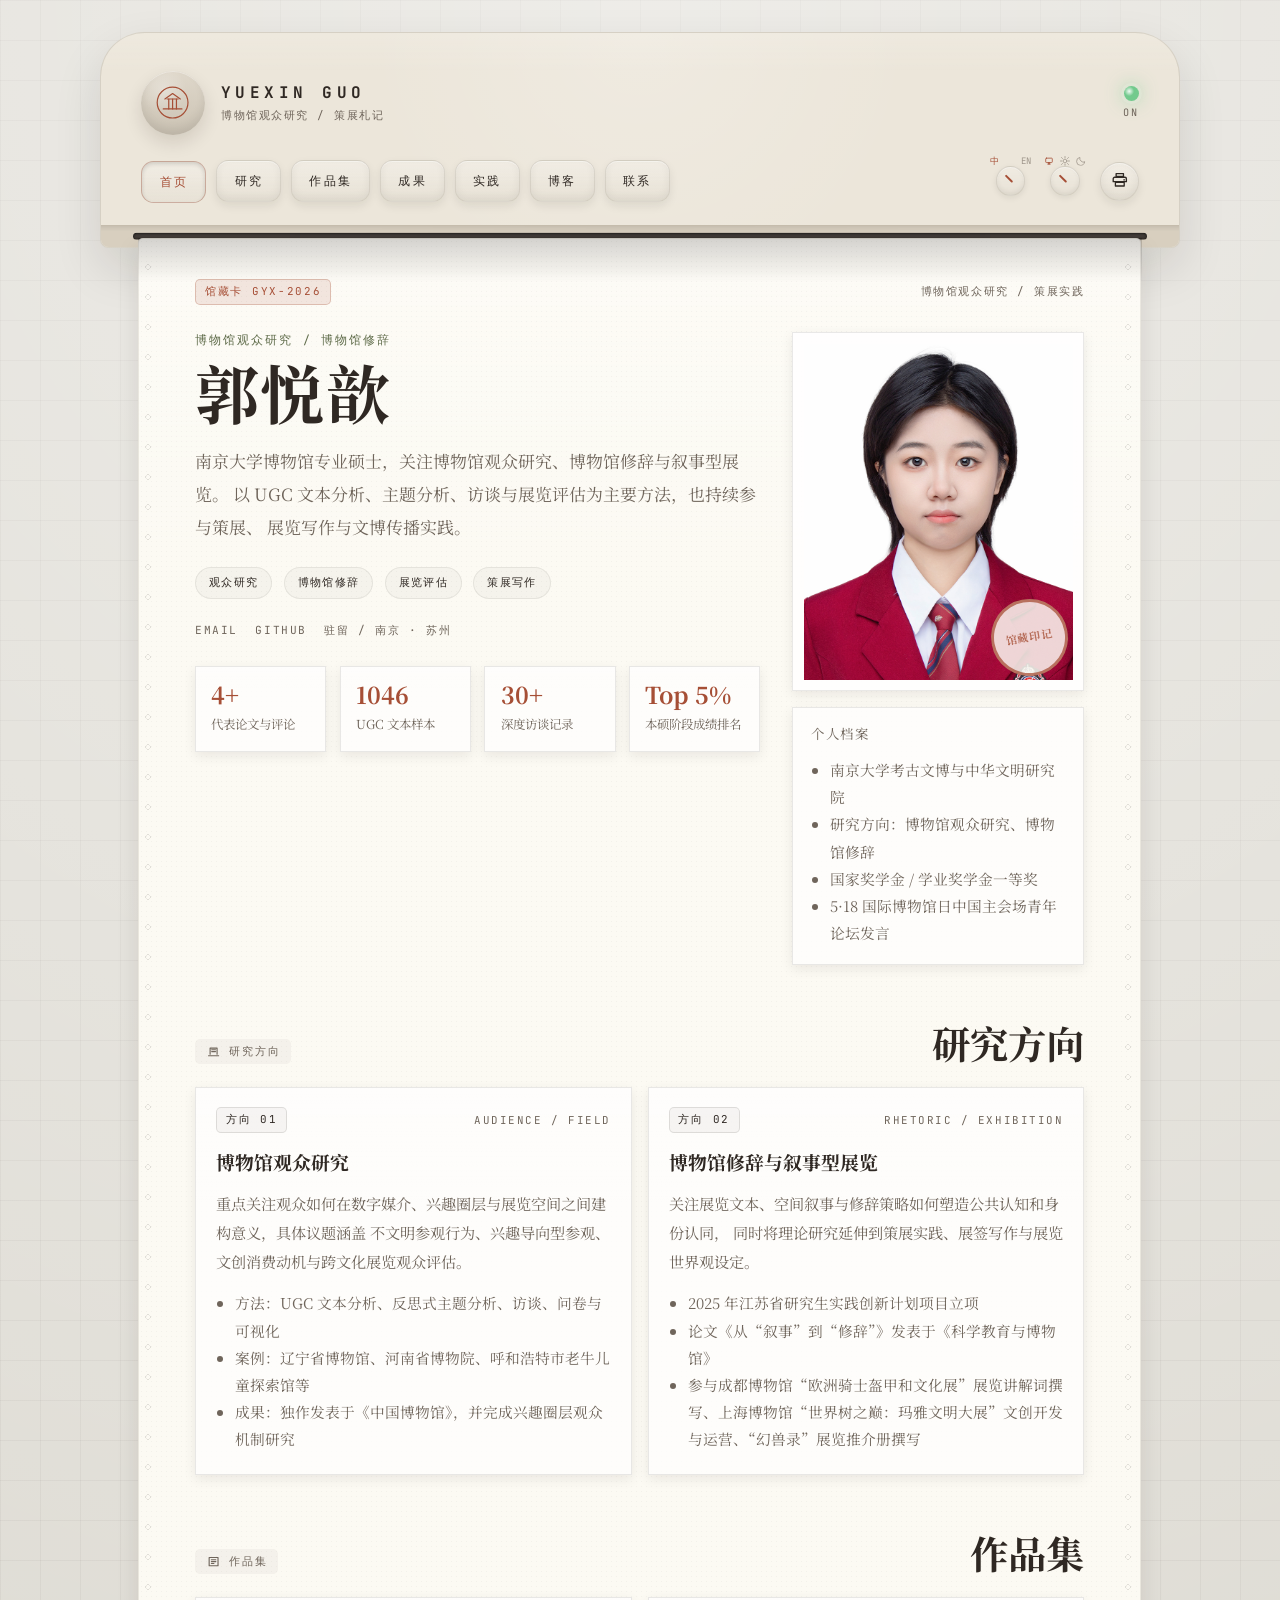
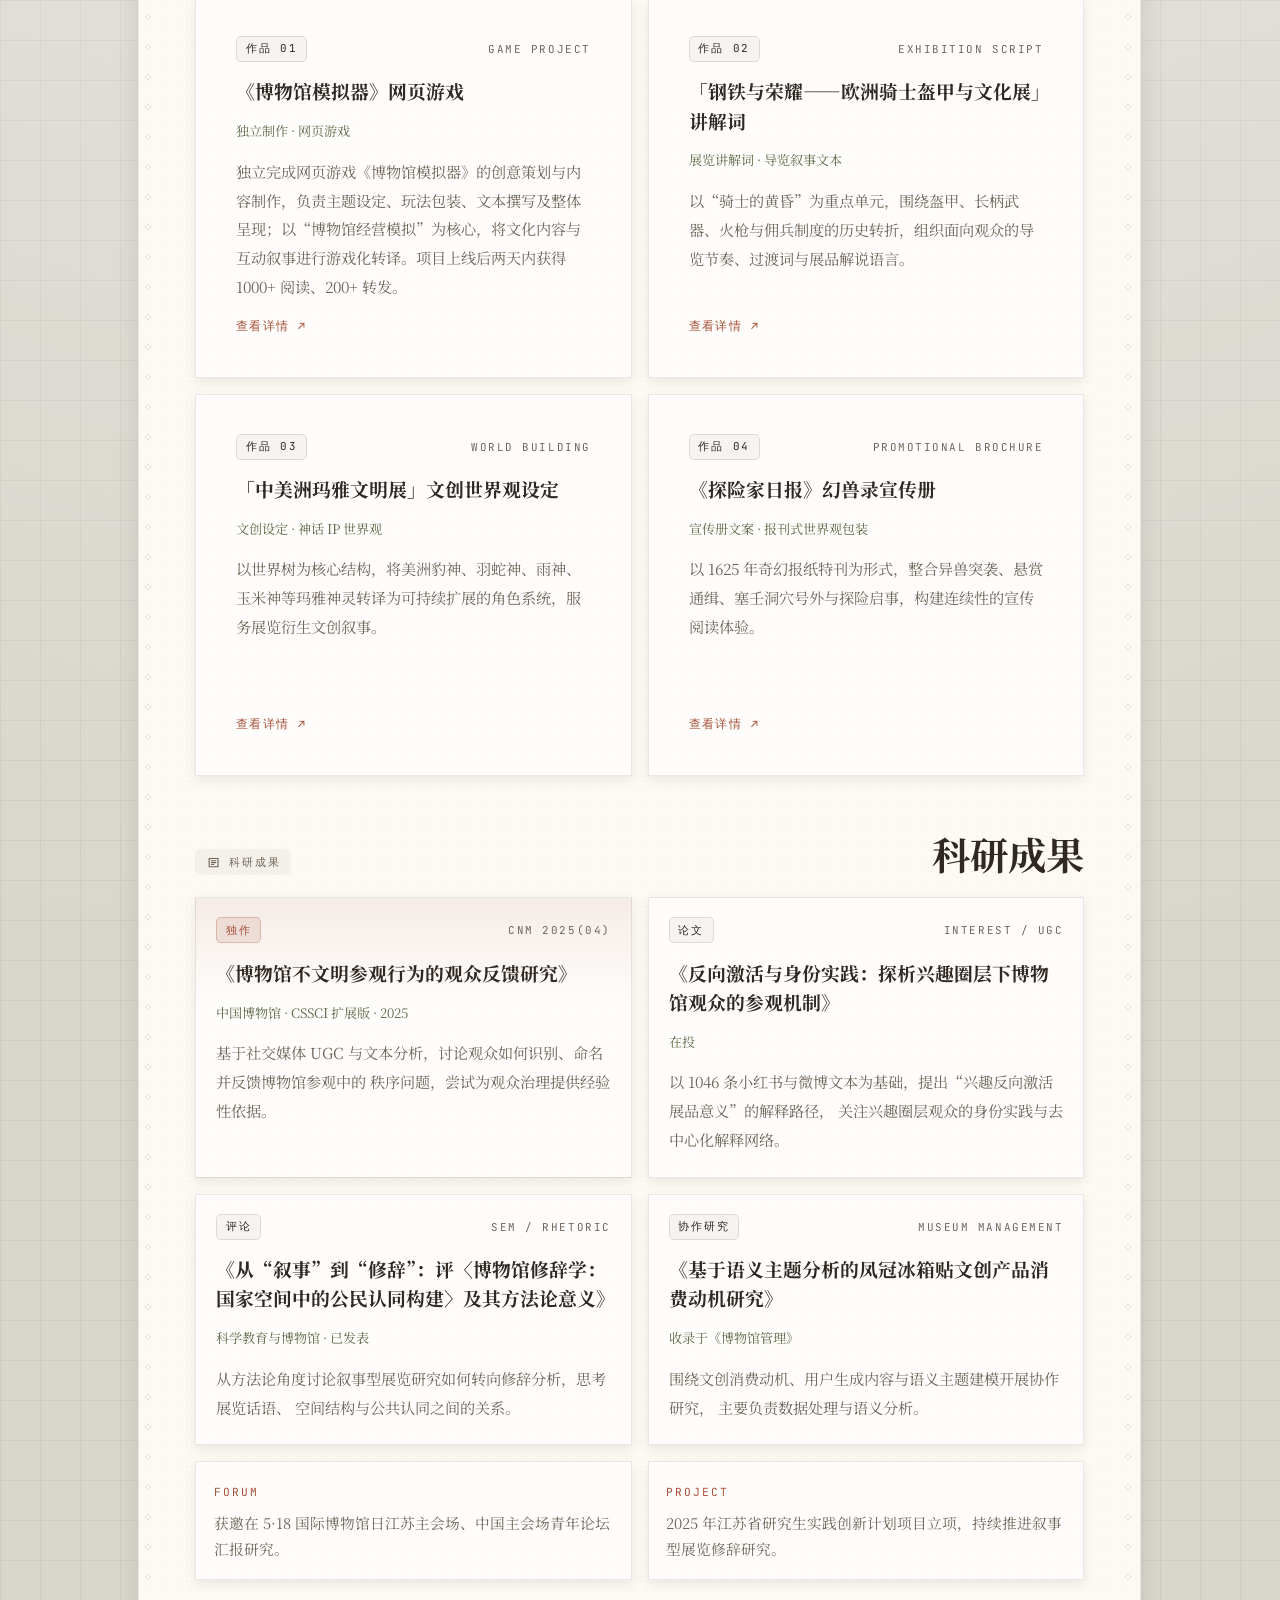
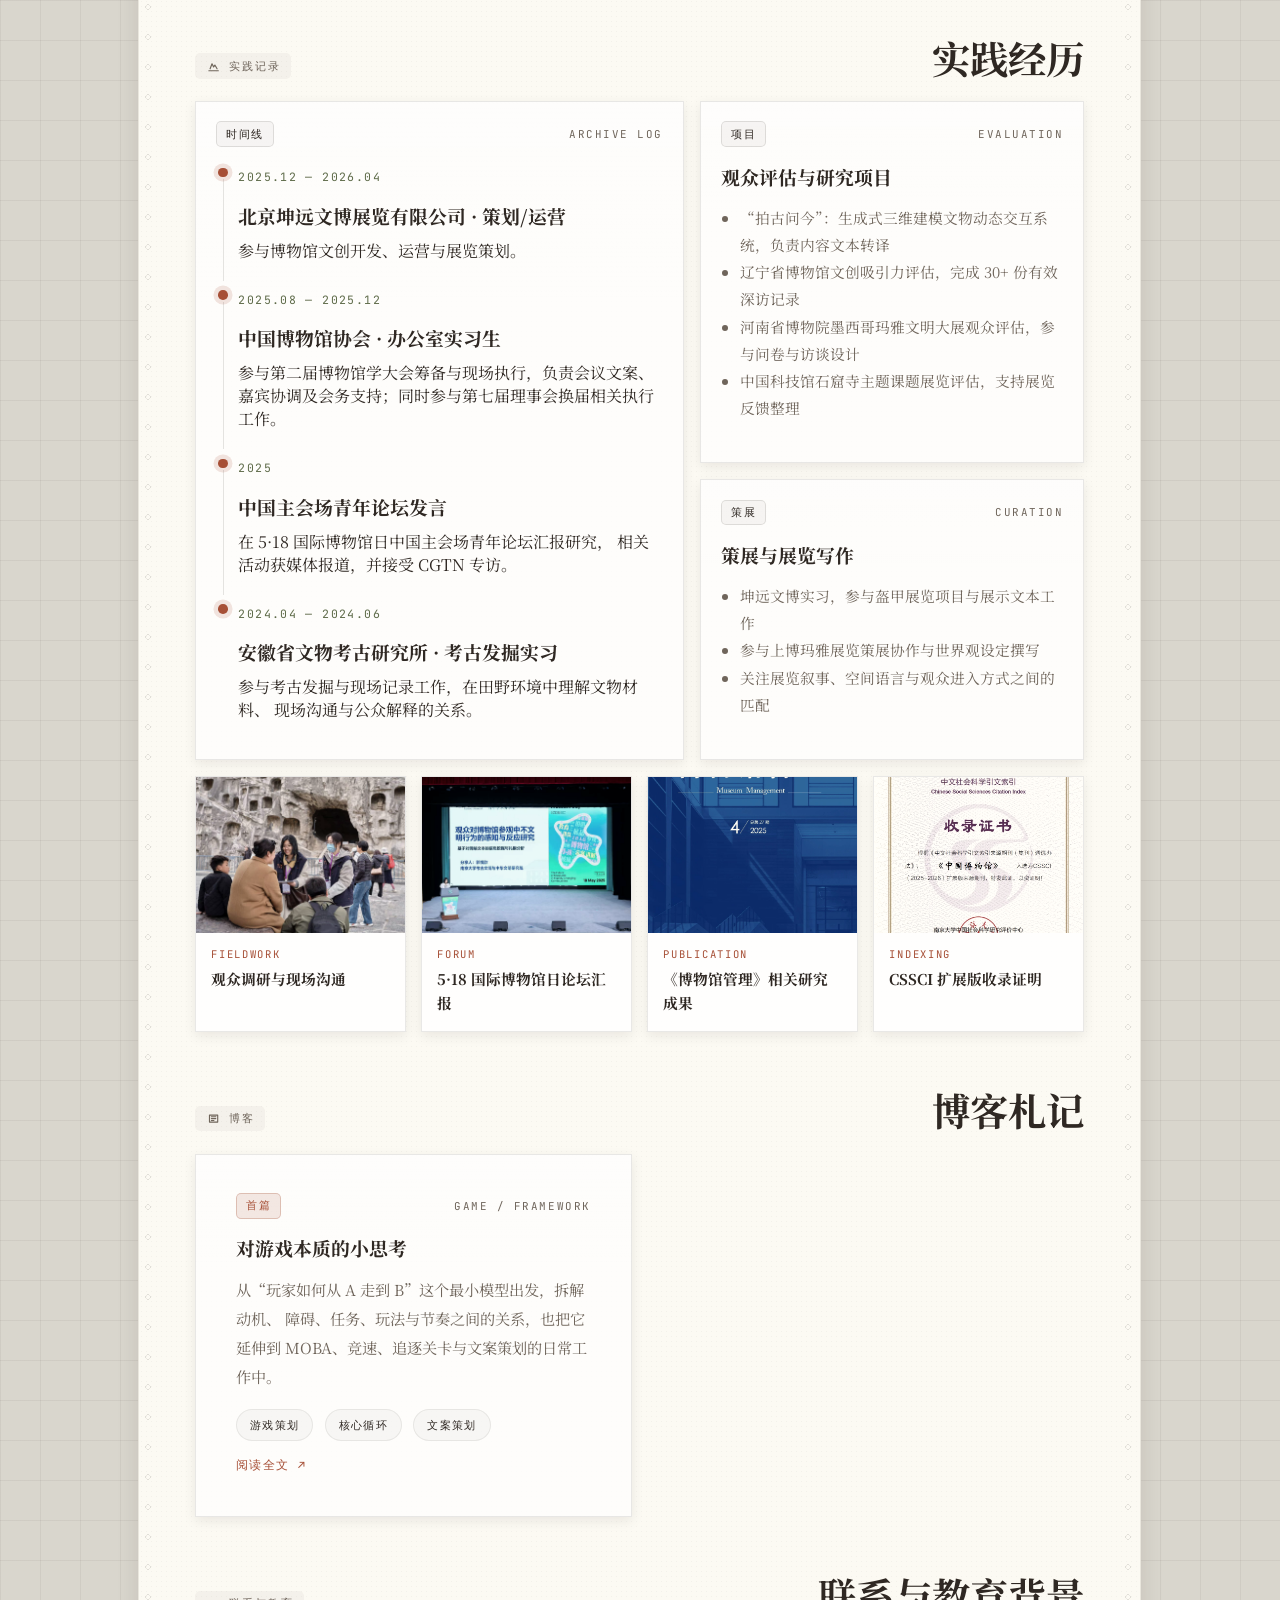
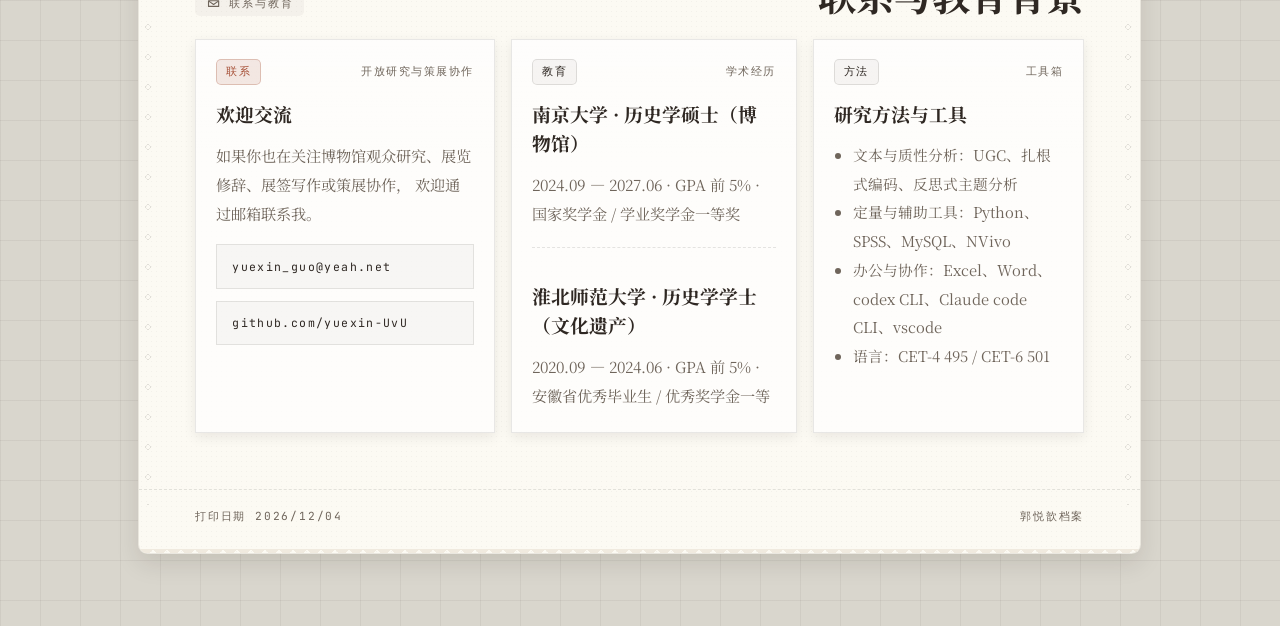
<file: index.html>
<!doctype html>
<html lang="zh-CN" data-theme="light" data-theme-mode="system" data-lang="zh">
  <head>
    <meta charset="utf-8" />
    <meta name="viewport" content="width=device-width, initial-scale=1" />
    <title>郭悦歆 | 博物馆观众研究与策展实践</title>
    <meta
      id="page-description"
      name="description"
      content="郭悦歆的个人主页，聚焦博物馆观众研究、博物馆修辞、展览评估与策展实践。"
    />
    <link
      rel="icon"
      type="image/svg+xml"
      href="data:image/svg+xml,%3Csvg xmlns='http://www.w3.org/2000/svg' viewBox='0 0 64 64'%3E%3Crect width='64' height='64' rx='16' fill='%23ece6da'/%3E%3Ccircle cx='32' cy='32' r='28' fill='none' stroke='%23a64f36' stroke-width='3'/%3E%3Cpath d='M15 43.5h34M22 25.5h20M25 25.5v18M32 25.5v18M39 25.5v18M18 25.5l14-10 14 10' fill='none' stroke='%23a64f36' stroke-width='3' stroke-linecap='round' stroke-linejoin='round'/%3E%3C/svg%3E"
    />
    <link rel="preconnect" href="https://fonts.googleapis.com" />
    <link rel="preconnect" href="https://fonts.gstatic.com" crossorigin />
    <link
      href="https://fonts.googleapis.com/css2?family=JetBrains+Mono:wght@400;500;700&family=Noto+Serif+SC:wght@400;500;600;700&display=swap"
      rel="stylesheet"
    />
    <link rel="stylesheet" href="styles.css" />
    <script defer src="main.js"></script>
  </head>
  <body>
    <div class="page-grid">
      <main class="layout">
        <div class="printer-frame">
          <header class="printer-shell" id="top">
            <div class="shell-glow" aria-hidden="true"></div>

            <div class="brand-row">
              <div class="brand-block">
                <div class="brand-mark" aria-hidden="true">
                  <svg viewBox="0 0 64 64" role="presentation">
                    <circle cx="32" cy="32" r="28" />
                    <path d="M15 43.5h34" />
                    <path d="M22 25.5h20" />
                    <path d="M25 25.5v18" />
                    <path d="M32 25.5v18" />
                    <path d="M39 25.5v18" />
                    <path d="M18 25.5l14-10 14 10" />
                  </svg>
                </div>
                <div class="brand-copy">
                  <p class="brand-name">YUEXIN GUO</p>
                  <p class="brand-tag" id="brand-tagline">
                    博物馆观众研究 / 策展札记
                  </p>
                </div>
              </div>

              <div class="status-block" aria-label="打印机状态">
                <span class="status-light"></span>
                <span class="status-text">ON</span>
              </div>
            </div>

            <div class="nav-row">
              <nav class="shell-nav" aria-label="页面导航">
                <a
                  class="printer-btn nav-link active"
                  data-nav-link
                  href="#home"
                  ><span id="nav-home-label">首页</span></a
                >
                <a class="printer-btn nav-link" data-nav-link href="#research"
                  ><span id="nav-research-label">研究</span></a
                >
                <a class="printer-btn nav-link" data-nav-link href="#portfolio"
                  ><span id="nav-portfolio-label">作品集</span></a
                >
                <a class="printer-btn nav-link" data-nav-link href="#works"
                  ><span id="nav-works-label">成果</span></a
                >
                <a class="printer-btn nav-link" data-nav-link href="#field"
                  ><span id="nav-field-label">实践</span></a
                >
                <a class="printer-btn nav-link" data-nav-link href="#blog"
                  ><span id="nav-blog-label">博客</span></a
                >
                <a class="printer-btn nav-link" data-nav-link href="#contact"
                  ><span id="nav-contact-label">联系</span></a
                >
              </nav>

              <div class="shell-tools">
                <div class="dial-cluster">
                  <div
                    class="rotary-dial-wrap"
                    id="language-dial"
                    data-dial="language"
                    style="--dial-rotation:-45deg"
                  >
                    <div
                      class="rotary-dial-labels rotary-dial-labels-arc"
                      aria-hidden="true"
                    >
                      <span
                        class="rotary-dial-label is-active"
                        data-option="zh"
                        >中</span
                      >
                      <span class="rotary-dial-label" data-option="en">EN</span>
                    </div>
                    <button
                      class="rotary-dial-knob"
                      id="language-toggle"
                      type="button"
                      aria-label="切换到英文"
                      title="切换到英文"
                    >
                      <span class="rotary-dial-indicator" aria-hidden="true">
                        <span class="rotary-dial-line"></span>
                      </span>
                      <span class="sr-only" id="language-toggle-label"
                        >切换到英文</span
                      >
                    </button>
                  </div>

                  <div
                    class="rotary-dial-wrap"
                    id="theme-dial"
                    data-dial="theme"
                    data-layout="inline"
                    style="--dial-rotation:-45deg"
                  >
                    <div
                      class="rotary-dial-labels rotary-dial-labels-inline"
                      aria-hidden="true"
                    >
                      <span
                        class="rotary-dial-label rotary-dial-label-icon is-active"
                        data-option="system"
                      >
                        <svg viewBox="0 0 24 24" role="presentation">
                          <rect x="4.5" y="5.5" width="15" height="10" rx="1.6" />
                          <path d="M9 19h6M11 15.5V19M13 15.5V19" />
                        </svg>
                        <span class="sr-only">跟随系统</span>
                      </span>
                      <span
                        class="rotary-dial-label rotary-dial-label-icon"
                        data-option="light"
                      >
                        <svg viewBox="0 0 24 24" role="presentation">
                          <circle cx="12" cy="12" r="4.2" />
                          <path
                            d="M12 1.8v3.1M12 19.1v3.1M4.08 4.08l2.2 2.2M17.72 17.72l2.2 2.2M1.8 12h3.1M19.1 12h3.1M4.08 19.92l2.2-2.2M17.72 6.28l2.2-2.2"
                          />
                        </svg>
                        <span class="sr-only">浅色</span>
                      </span>
                      <span
                        class="rotary-dial-label rotary-dial-label-icon"
                        data-option="dark"
                      >
                        <svg viewBox="0 0 24 24" role="presentation">
                          <path
                            d="M20.2 14.55A8.8 8.8 0 0 1 9.45 3.8 9.2 9.2 0 1 0 20.2 14.55Z"
                          />
                        </svg>
                        <span class="sr-only">深色</span>
                      </span>
                    </div>
                    <button
                      class="rotary-dial-knob"
                      id="theme-toggle"
                      type="button"
                      aria-label="当前跟随系统，点击切换到浅色"
                      title="当前跟随系统，点击切换到浅色"
                    >
                      <span class="rotary-dial-indicator" aria-hidden="true">
                        <span class="rotary-dial-line"></span>
                      </span>
                      <span class="sr-only" id="theme-toggle-label"
                        >当前跟随系统，点击切换到浅色</span
                      >
                    </button>
                  </div>
                </div>

                <button
                  class="printer-btn printer-btn-circle"
                  id="print-button"
                  type="button"
                  aria-label="打印页面"
                  title="打印页面"
                >
                  <span aria-hidden="true">
                    <svg viewBox="0 0 24 24" role="presentation">
                      <path d="M7 3.5h10v4H7z" />
                      <path d="M6 15.5h12v5H6z" />
                      <path d="M5 8.5h14a2 2 0 0 1 2 2v4H3v-4a2 2 0 0 1 2-2Z" />
                      <path d="M17.5 12h1" />
                    </svg>
                  </span>
                  <span class="sr-only" id="print-label">打印页面</span>
                </button>
              </div>
            </div>

            <div class="shell-foot" aria-hidden="true">
              <div class="feed-slot"></div>
            </div>
          </header>

          <div class="printer-shadow" aria-hidden="true"></div>

          <div class="paper-wrap">
            <div class="paper-top-shadow" aria-hidden="true"></div>

            <div class="paper-motion" id="paper-motion">
              <article class="paper">
                <div class="paper-perforation left" aria-hidden="true"></div>
                <div class="paper-perforation right" aria-hidden="true"></div>

                <div class="paper-content">
                  <section
                    class="printed-section hero-section"
                    id="home"
                    data-section
                  >
                    <div class="hero-banner">
                      <span class="section-chip accent" id="hero-chip"
                        >馆藏卡 GYX-2026</span
                      >
                      <span class="hero-banner-text" id="hero-banner-text"
                        >博物馆观众研究 / 策展实践</span
                      >
                    </div>

                    <div class="hero-grid">
                      <div class="hero-copy">
                        <p class="hero-kicker" id="hero-kicker">
                          博物馆观众研究 / 博物馆修辞
                        </p>
                        <h1 id="hero-name">郭悦歆</h1>
                        <p class="hero-lead" id="hero-lead">
                          南京大学博物馆专业硕士，关注博物馆观众研究、博物馆修辞与叙事型展览。
                          以 UGC
                          文本分析、主题分析、访谈与展览评估为主要方法，也持续参与策展、
                          展览写作与文博传播实践。
                        </p>

                        <div class="tag-row" aria-label="研究标签">
                          <span class="tag" id="tag-1">观众研究</span>
                          <span class="tag" id="tag-2">博物馆修辞</span>
                          <span class="tag" id="tag-3">展览评估</span>
                          <span class="tag" id="tag-4">策展写作</span>
                        </div>

                        <div class="contact-strip">
                          <a href="mailto:yuexin_guo@yeah.net">EMAIL</a>
                          <a
                            href="https://github.com/yuexin-UvU"
                            target="_blank"
                            rel="noopener"
                            >GITHUB</a
                          >
                          <span id="contact-base">驻留 / 南京 · 苏州</span>
                        </div>

                        <div class="stats-grid" aria-label="关键信息">
                          <article class="stat-card">
                            <strong>4+</strong>
                            <span id="stat-label-1">代表论文与评论</span>
                          </article>
                          <article class="stat-card">
                            <strong>1046</strong>
                            <span id="stat-label-2">UGC 文本样本</span>
                          </article>
                          <article class="stat-card">
                            <strong>30+</strong>
                            <span id="stat-label-3">深度访谈记录</span>
                          </article>
                          <article class="stat-card">
                            <strong>Top 5%</strong>
                            <span id="stat-label-4">本硕阶段成绩排名</span>
                          </article>
                        </div>
                      </div>

                      <aside class="profile-panel">
                        <div class="profile-card">
                          <div class="profile-frame">
                            <img src="assets/profile.jpg" alt="郭悦歆证件照" />
                            <span class="stamp" id="profile-stamp">馆藏印记</span>
                          </div>

                          <div class="profile-meta">
                            <p class="profile-title" id="profile-title">
                              个人档案
                            </p>
                            <ul class="profile-list" id="profile-list">
                              <li>南京大学考古文博与中华文明研究院</li>
                              <li>研究方向：博物馆观众研究、博物馆修辞</li>
                              <li>国家奖学金 / 学业奖学金一等奖</li>
                              <li>5·18 国际博物馆日中国主会场青年论坛发言</li>
                            </ul>
                          </div>
                        </div>
                      </aside>
                    </div>

                  </section>

                  <section class="printed-section" id="research" data-section>
                    <div class="section-head">
                      <div class="section-label">
                        <svg viewBox="0 0 24 24" aria-hidden="true">
                          <path d="M4 18.5h16M6.5 16V6.5h11V16M9 9h6M9 12h6" />
                        </svg>
                        <span id="research-section-label">研究方向</span>
                      </div>
                      <h2 id="research-section-title">研究方向</h2>
                    </div>

                    <div class="research-grid">
                      <article class="direction-card">
                        <div class="card-topline">
                          <span class="section-chip" id="direction-chip-1"
                            >方向 01</span
                          >
                          <span class="card-code">AUDIENCE / FIELD</span>
                        </div>
                        <h3 id="direction-title-1">博物馆观众研究</h3>
                        <p id="direction-body-1">
                          重点关注观众如何在数字媒介、兴趣圈层与展览空间之间建构意义，具体议题涵盖
                          不文明参观行为、兴趣导向型参观、文创消费动机与跨文化展览观众评估。
                        </p>
                        <ul class="detail-list" id="direction-list-1">
                          <li>
                            方法：UGC
                            文本分析、反思式主题分析、访谈、问卷与可视化
                          </li>
                          <li>
                            案例：辽宁省博物馆、河南省博物院、呼和浩特市老牛儿童探索馆等
                          </li>
                          <li>
                            成果：独作发表于《中国博物馆》，并完成兴趣圈层观众机制研究
                          </li>
                        </ul>
                      </article>

                      <article class="direction-card">
                        <div class="card-topline">
                          <span class="section-chip" id="direction-chip-2"
                            >方向 02</span
                          >
                          <span class="card-code">RHETORIC / EXHIBITION</span>
                        </div>
                        <h3 id="direction-title-2">博物馆修辞与叙事型展览</h3>
                        <p id="direction-body-2">
                          关注展览文本、空间叙事与修辞策略如何塑造公共认知和身份认同，
                          同时将理论研究延伸到策展实践、展签写作与展览世界观设定。
                        </p>
                        <ul class="detail-list" id="direction-list-2">
                          <li>2025 年江苏省研究生实践创新计划项目立项</li>
                          <li>
                            论文《从“叙事”到“修辞”》发表于《科学教育与博物馆》
                          </li>
                          <li>
                            参与成都博物馆“欧洲骑士盔甲和文化展”展览讲解词撰写、上海博物馆“世界树之巅：玛雅文明大展”文创开发与运营、“幻兽录”展览推介册撰写
                          </li>
                        </ul>
                      </article>
                    </div>
                  </section>

                  <section class="printed-section" id="portfolio" data-section>
                    <div class="section-head">
                      <div class="section-label">
                        <svg viewBox="0 0 24 24" aria-hidden="true">
                          <path d="M5 5.5h14v13H5zM8.5 9h7M8.5 12h7M8.5 15h4" />
                        </svg>
                        <span id="portfolio-section-label">作品集</span>
                      </div>
                      <h2 id="portfolio-title">作品集</h2>
                    </div>

                    <div class="portfolio-grid">
                      <article class="portfolio-card">
                        <a
                          class="portfolio-link-card"
                          href="https://yuexin-uvu.github.io/museum-sim"
                          target="_blank"
                          rel="noopener"
                        >
                          <div class="card-topline">
                            <span class="section-chip" id="portfolio-chip-1"
                              >作品 01</span
                            >
                            <span class="card-code">GAME PROJECT</span>
                          </div>
                          <h3 id="portfolio-card-title-1">
                            《博物馆模拟器》网页游戏
                          </h3>
                          <p class="work-meta" id="portfolio-card-meta-1">
                            独立制作 · 网页游戏
                          </p>
                          <p id="portfolio-card-body-1">
                            独立完成网页游戏《博物馆模拟器》的创意策划与内容制作，负责主题设定、玩法包装、文本撰写及整体呈现；以“博物馆经营模拟”为核心，将文化内容与互动叙事进行游戏化转译。项目上线后两天内获得 1000+ 阅读、200+ 转发。
                          </p>
                          <span class="portfolio-cta" id="portfolio-card-cta-1"
                            >查看详情 ↗</span
                          >
                        </a>
                      </article>

                      <article class="portfolio-card">
                        <a
                          class="portfolio-link-card"
                          href="portfolio/armor.html"
                          target="_blank"
                          rel="noopener"
                        >
                          <div class="card-topline">
                            <span class="section-chip" id="portfolio-chip-2"
                              >作品 02</span
                            >
                            <span class="card-code">EXHIBITION SCRIPT</span>
                          </div>
                          <h3 id="portfolio-card-title-2">
                            「钢铁与荣耀——欧洲骑士盔甲与文化展」讲解词
                          </h3>
                          <p class="work-meta" id="portfolio-card-meta-2">
                            展览讲解词 · 导览叙事文本
                          </p>
                          <p id="portfolio-card-body-2">
                            以“骑士的黄昏”为重点单元，围绕盔甲、长柄武器、火枪与佣兵制度的历史转折，组织面向观众的导览节奏、过渡词与展品解说语言。
                          </p>
                          <span class="portfolio-cta" id="portfolio-card-cta-2"
                            >查看详情 ↗</span
                          >
                        </a>
                      </article>

                      <article class="portfolio-card">
                        <a
                          class="portfolio-link-card"
                          href="portfolio/maya.html"
                          target="_blank"
                          rel="noopener"
                        >
                          <div class="card-topline">
                            <span class="section-chip" id="portfolio-chip-3"
                              >作品 03</span
                            >
                            <span class="card-code">WORLD BUILDING</span>
                          </div>
                          <h3 id="portfolio-card-title-3">
                            「中美洲玛雅文明展」文创世界观设定
                          </h3>
                          <p class="work-meta" id="portfolio-card-meta-3">
                            文创设定 · 神话 IP 世界观
                          </p>
                          <p id="portfolio-card-body-3">
                            以世界树为核心结构，将美洲豹神、羽蛇神、雨神、玉米神等玛雅神灵转译为可持续扩展的角色系统，服务展览衍生文创叙事。
                          </p>
                          <span class="portfolio-cta" id="portfolio-card-cta-3"
                            >查看详情 ↗</span
                          >
                        </a>
                      </article>

                      <article class="portfolio-card">
                        <a
                          class="portfolio-link-card"
                          href="portfolio/explorer.html"
                          target="_blank"
                          rel="noopener"
                        >
                          <div class="card-topline">
                            <span class="section-chip" id="portfolio-chip-4"
                              >作品 04</span
                            >
                            <span class="card-code">PROMOTIONAL BROCHURE</span>
                          </div>
                          <h3 id="portfolio-card-title-4">
                            《探险家日报》幻兽录宣传册
                          </h3>
                          <p class="work-meta" id="portfolio-card-meta-4">
                            宣传册文案 · 报刊式世界观包装
                          </p>
                          <p id="portfolio-card-body-4">
                            以 1625 年奇幻报纸特刊为形式，整合异兽突袭、悬赏通缉、塞壬洞穴号外与探险启事，构建连续性的宣传阅读体验。
                          </p>
                          <span class="portfolio-cta" id="portfolio-card-cta-4"
                            >查看详情 ↗</span
                          >
                        </a>
                      </article>
                    </div>
                  </section>

                  <section class="printed-section" id="works" data-section>
                    <div class="section-head">
                      <div class="section-label">
                        <svg viewBox="0 0 24 24" aria-hidden="true">
                          <path d="M5 5.5h14v13H5zM8.5 9h7M8.5 12h7M8.5 15h4" />
                        </svg>
                        <span id="works-section-label">科研成果</span>
                      </div>
                      <h2 id="works-section-title">科研成果</h2>
                    </div>

                    <div class="works-grid">
                      <article class="work-card highlight">
                        <div class="card-topline">
                          <span
                            class="section-chip accent"
                            id="work-card-chip-1"
                            >独作</span
                          >
                          <span class="card-code">CNM 2025(04)</span>
                        </div>
                        <h3 id="work-card-title-1">
                          《博物馆不文明参观行为的观众反馈研究》
                        </h3>
                        <p class="work-meta" id="work-card-meta-1">
                          中国博物馆 · CSSCI 扩展版 · 2025
                        </p>
                        <p id="work-card-body-1">
                          基于社交媒体 UGC
                          与文本分析，讨论观众如何识别、命名并反馈博物馆参观中的
                          秩序问题，尝试为观众治理提供经验性依据。
                        </p>
                      </article>

                      <article class="work-card">
                        <div class="card-topline">
                          <span class="section-chip" id="work-card-chip-2"
                            >论文</span
                          >
                          <span class="card-code">INTEREST / UGC</span>
                        </div>
                        <h3 id="work-card-title-2">
                          《反向激活与身份实践：探析兴趣圈层下博物馆观众的参观机制》
                        </h3>
                        <p class="work-meta" id="work-card-meta-2">
                          在投
                        </p>
                        <p id="work-card-body-2">
                          以 1046
                          条小红书与微博文本为基础，提出“兴趣反向激活展品意义”的解释路径，
                          关注兴趣圈层观众的身份实践与去中心化解释网络。
                        </p>
                      </article>

                      <article class="work-card">
                        <div class="card-topline">
                          <span class="section-chip" id="work-card-chip-3"
                            >评论</span
                          >
                          <span class="card-code">SEM / RHETORIC</span>
                        </div>
                        <h3 id="work-card-title-3">
                          《从“叙事”到“修辞”：评〈博物馆修辞学：国家空间中的公民认同构建〉及其方法论意义》
                        </h3>
                        <p class="work-meta" id="work-card-meta-3">
                          科学教育与博物馆 · 已发表
                        </p>
                        <p id="work-card-body-3">
                          从方法论角度讨论叙事型展览研究如何转向修辞分析，思考展览话语、
                          空间结构与公共认同之间的关系。
                        </p>
                      </article>

                      <article class="work-card">
                        <div class="card-topline">
                          <span class="section-chip" id="work-card-chip-4"
                            >协作研究</span
                          >
                          <span class="card-code">MUSEUM MANAGEMENT</span>
                        </div>
                        <h3 id="work-card-title-4">
                          《基于语义主题分析的凤冠冰箱贴文创产品消费动机研究》
                        </h3>
                        <p class="work-meta" id="work-card-meta-4">
                          收录于《博物馆管理》
                        </p>
                        <p id="work-card-body-4">
                          围绕文创消费动机、用户生成内容与语义主题建模开展协作研究，
                          主要负责数据处理与语义分析。
                        </p>
                      </article>
                    </div>

                    <div class="callout-row">
                      <div class="callout-card">
                        <span class="callout-label">FORUM</span>
                        <p id="callout-body-1">
                          获邀在 5·18
                          国际博物馆日江苏主会场、中国主会场青年论坛汇报研究。
                        </p>
                      </div>
                      <div class="callout-card">
                        <span class="callout-label">PROJECT</span>
                        <p id="callout-body-2">
                          2025
                          年江苏省研究生实践创新计划项目立项，持续推进叙事型展览修辞研究。
                        </p>
                      </div>
                    </div>
                  </section>

                  <section class="printed-section" id="field" data-section>
                    <div class="section-head">
                      <div class="section-label">
                        <svg viewBox="0 0 24 24" aria-hidden="true">
                          <path d="M4.5 18.5h15M6.5 15.5l3-8 2.5 5 2-3 3.5 6" />
                        </svg>
                        <span id="field-section-label">实践记录</span>
                      </div>
                      <h2 id="field-section-title">实践经历</h2>
                    </div>

                    <div class="field-layout">
                      <article class="timeline-card">
                        <div class="card-topline">
                          <span class="section-chip" id="timeline-chip"
                            >时间线</span
                          >
                          <span class="card-code">ARCHIVE LOG</span>
                        </div>
                        <ol class="timeline-list">
                          <li>
                            <span class="timeline-time">2025.12 — 2026.04</span>
                            <div class="timeline-body">
                              <h3 id="timeline-title-0">
                                北京坤远文博展览有限公司 · 策划/运营
                              </h3>
                              <p id="timeline-body-0">
                                参与博物馆文创开发、运营与展览策划。
                              </p>
                            </div>
                          </li>
                          <li>
                            <span class="timeline-time">2025.08 — 2025.12</span>
                            <div class="timeline-body">
                              <h3 id="timeline-title-1">
                                中国博物馆协会 · 办公室实习生
                              </h3>
                              <p id="timeline-body-1">
                                参与第二届博物馆学大会筹备与现场执行，负责会议文案、
                                嘉宾协调及会务支持；同时参与第七届理事会换届相关执行工作。
                              </p>
                            </div>
                          </li>
                          <li>
                            <span class="timeline-time">2025</span>
                            <div class="timeline-body">
                              <h3 id="timeline-title-2">中国主会场青年论坛发言</h3>
                              <p id="timeline-body-2">
                                在 5·18 国际博物馆日中国主会场青年论坛汇报研究，
                                相关活动获媒体报道，并接受 CGTN 专访。
                              </p>
                            </div>
                          </li>
                          <li>
                            <span class="timeline-time">2024.04 — 2024.06</span>
                            <div class="timeline-body">
                              <h3 id="timeline-title-3">
                                安徽省文物考古研究所 · 考古发掘实习
                              </h3>
                              <p id="timeline-body-3">
                                参与考古发掘与现场记录工作，在田野环境中理解文物材料、
                                现场沟通与公众解释的关系。
                              </p>
                            </div>
                          </li>
                        </ol>
                      </article>

                      <div class="practice-grid">
                        <article class="practice-card">
                          <div class="card-topline">
                            <span class="section-chip" id="practice-chip-1"
                              >项目</span
                            >
                            <span class="card-code">EVALUATION</span>
                          </div>
                          <h3 id="practice-title-1">观众评估与研究项目</h3>
                          <ul class="detail-list" id="practice-list-1">
                            <li>
                              “拍古问今”：生成式三维建模文物动态交互系统，负责内容文本转译
                            </li>
                            <li>
                              辽宁省博物馆文创吸引力评估，完成 30+
                              份有效深访记录
                            </li>
                            <li>
                              河南省博物院墨西哥玛雅文明大展观众评估，参与问卷与访谈设计
                            </li>
                            <li>
                              中国科技馆石窟寺主题课题展览评估，支持展览反馈整理
                            </li>
                          </ul>
                        </article>

                        <article class="practice-card">
                          <div class="card-topline">
                            <span class="section-chip" id="practice-chip-2"
                              >策展</span
                            >
                            <span class="card-code">CURATION</span>
                          </div>
                          <h3 id="practice-title-2">策展与展览写作</h3>
                          <ul class="detail-list" id="practice-list-2">
                            <li>
                              坤远文博实习，参与盔甲展览项目与展示文本工作
                            </li>
                            <li>参与上博玛雅展览策展协作与世界观设定撰写</li>
                            <li>
                              关注展览叙事、空间语言与观众进入方式之间的匹配
                            </li>
                          </ul>
                        </article>
                      </div>
                    </div>

                    <div class="evidence-grid" aria-label="现场记录">
                      <figure class="evidence-card">
                        <img
                          src="assets/fieldwork.jpg"
                          alt="博物馆现场观众调研"
                        />
                        <figcaption>
                          <span>FIELDWORK</span>
                          <strong id="evidence-title-1"
                            >观众调研与现场沟通</strong
                          >
                        </figcaption>
                      </figure>
                      <figure class="evidence-card">
                        <img src="assets/forum-stage.jpg" alt="论坛汇报现场" />
                        <figcaption>
                          <span>FORUM</span>
                          <strong id="evidence-title-2"
                            >5·18 国际博物馆日论坛汇报</strong
                          >
                        </figcaption>
                      </figure>
                      <figure class="evidence-card">
                        <img
                          src="assets/journal-cover.jpg"
                          alt="博物馆管理期刊封面"
                        />
                        <figcaption>
                          <span>PUBLICATION</span>
                          <strong id="evidence-title-3"
                            >《博物馆管理》相关研究成果</strong
                          >
                        </figcaption>
                      </figure>
                      <figure class="evidence-card">
                        <img
                          src="assets/cssci-certificate.png"
                          alt="CSSCI收录证书"
                        />
                        <figcaption>
                          <span>INDEXING</span>
                          <strong id="evidence-title-4"
                            >CSSCI 扩展版收录证明</strong
                          >
                        </figcaption>
                      </figure>
                    </div>
                  </section>

                  <section class="printed-section" id="blog" data-section>
                    <div class="section-head">
                      <div class="section-label">
                        <svg viewBox="0 0 24 24" aria-hidden="true">
                          <path d="M5.5 6.5h13v11h-13z" />
                          <path d="M8.5 9h7M8.5 12h7M8.5 15h4" />
                        </svg>
                        <span id="blog-section-label">博客</span>
                      </div>
                      <h2 id="blog-section-title">博客札记</h2>
                    </div>

                    <div class="portfolio-grid blog-card-grid">
                      <article class="portfolio-card blog-card">
                        <a
                          class="portfolio-link-card"
                          href="blog/game-a-to-b.html"
                        >
                          <div class="card-topline">
                            <span
                              class="section-chip accent"
                              id="blog-feature-chip"
                              >首篇</span
                            >
                            <span class="card-code" id="blog-feature-meta"
                              >GAME / FRAMEWORK</span
                            >
                          </div>
                          <h3 id="blog-feature-title">
                            对游戏本质的小思考
                          </h3>
                          <p id="blog-feature-body">
                            从“玩家如何从 A 走到 B”这个最小模型出发，拆解动机、
                            障碍、任务、玩法与节奏之间的关系，也把它延伸到
                            MOBA、竞速、追逐关卡与文案策划的日常工作中。
                          </p>
                          <div class="tag-row blog-tag-row" aria-label="博客标签">
                            <span class="tag" id="blog-tag-1">游戏策划</span>
                            <span class="tag" id="blog-tag-2">核心循环</span>
                            <span class="tag" id="blog-tag-3">文案策划</span>
                          </div>
                          <span class="portfolio-cta" id="blog-card-cta"
                            >阅读全文 ↗</span
                          >
                        </a>
                      </article>
                    </div>
                  </section>

                  <section class="printed-section" id="contact" data-section>
                    <div class="section-head">
                      <div class="section-label">
                        <svg viewBox="0 0 24 24" aria-hidden="true">
                          <path d="M4 7.5h16v9H4z" />
                          <path d="m5 8.5 7 5 7-5" />
                        </svg>
                        <span id="contact-section-label">联系与教育</span>
                      </div>
                      <h2 id="contact-section-title">联系与教育背景</h2>
                    </div>

                    <div class="contact-layout">
                      <article class="contact-card">
                        <div class="card-topline">
                          <span
                            class="section-chip accent"
                            id="contact-card-chip"
                            >联系</span
                          >
                          <span class="card-code" id="contact-card-code"
                            >开放研究与策展协作</span
                          >
                        </div>
                        <h3 id="contact-card-title">欢迎交流</h3>
                        <p id="contact-card-body">
                          如果你也在关注博物馆观众研究、展览修辞、展签写作或策展协作，
                          欢迎通过邮箱联系我。
                        </p>
                        <div class="contact-actions">
                          <a href="mailto:yuexin_guo@yeah.net"
                            >yuexin_guo@yeah.net</a
                          >
                          <a
                            href="https://github.com/yuexin-UvU"
                            target="_blank"
                            rel="noopener"
                            >github.com/yuexin-UvU</a
                          >
                        </div>
                      </article>

                      <article class="education-card">
                        <div class="card-topline">
                          <span class="section-chip" id="education-card-chip"
                            >教育</span
                          >
                          <span class="card-code" id="education-card-code"
                            >学术经历</span
                          >
                        </div>
                        <div class="education-item">
                          <h3 id="education-title-1">
                            南京大学 · 历史学硕士（博物馆）
                          </h3>
                          <p id="education-body-1">
                            2024.09 — 2027.06 · GPA 前 5% · 国家奖学金 /
                            学业奖学金一等奖
                          </p>
                        </div>
                        <div class="education-item">
                          <h3 id="education-title-2">
                            淮北师范大学 · 历史学学士（文化遗产）
                          </h3>
                          <p id="education-body-2">
                            2020.09 — 2024.06 · GPA 前 5% · 安徽省优秀毕业生 /
                            优秀奖学金一等
                          </p>
                        </div>
                      </article>

                      <article class="methods-card">
                        <div class="card-topline">
                          <span class="section-chip" id="methods-card-chip"
                            >方法</span
                          >
                          <span class="card-code" id="methods-card-code"
                            >工具箱</span
                          >
                        </div>
                        <h3 id="methods-card-title">研究方法与工具</h3>
                        <ul class="tool-list" id="methods-list">
                          <li>
                            文本与质性分析：UGC、扎根式编码、反思式主题分析
                          </li>
                          <li>定量与辅助工具：Python、SPSS、MySQL、NVivo</li>
                          <li>办公与协作：Excel、Word、codex CLI、Claude code CLI、vscode</li>
                          <li>语言：CET-4 495 / CET-6 501</li>
                        </ul>
                      </article>
                    </div>
                  </section>
                </div>

                <footer class="paper-footer">
                  <span
                    ><span id="printed-label">打印日期</span>
                    <time id="printed-date">--</time></span
                  >
                  <span id="footer-brand">郭悦歆档案</span>
                </footer>
              </article>
            </div>
          </div>
        </div>
      </main>
    </div>
  </body>
</html>
</file>
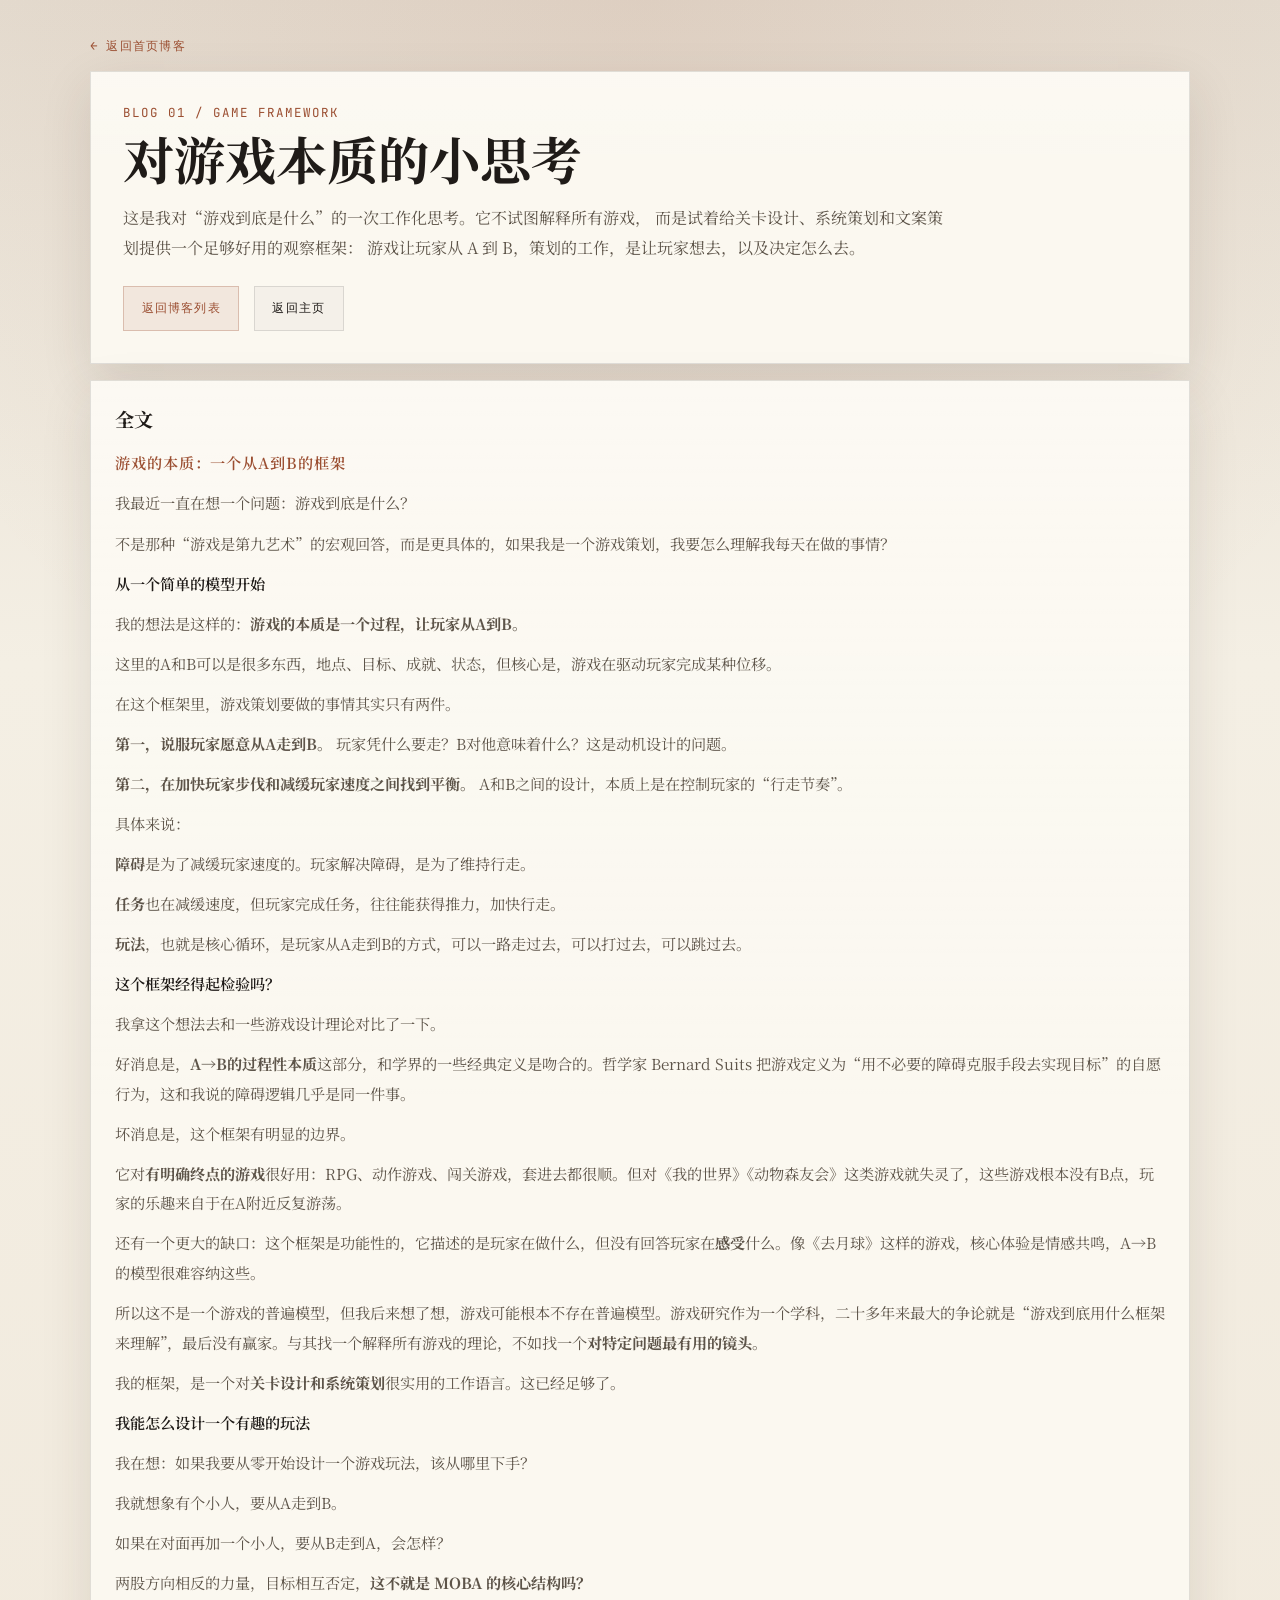
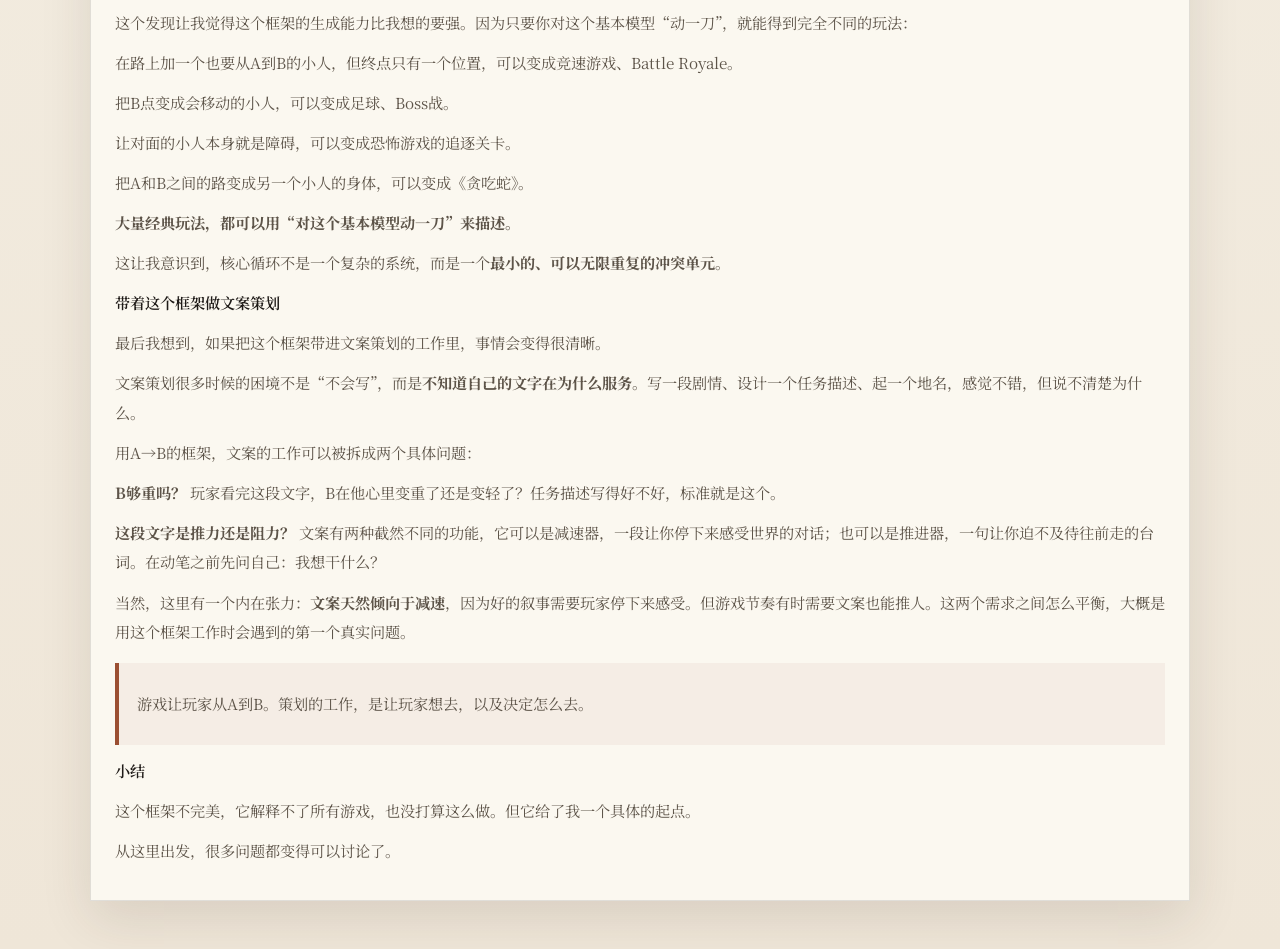
<file: blog/game-a-to-b.html>
<!doctype html>
<html lang="zh-CN">
  <head>
    <meta charset="utf-8" />
    <meta name="viewport" content="width=device-width, initial-scale=1" />
    <title>对游戏本质的小思考</title>
    <meta
      name="description"
      content="博客文章《对游戏本质的小思考》，讨论游戏策划中的动机、障碍、核心循环与文案节奏。"
    />
    <link rel="preconnect" href="https://fonts.googleapis.com" />
    <link rel="preconnect" href="https://fonts.gstatic.com" crossorigin />
    <link
      href="https://fonts.googleapis.com/css2?family=JetBrains+Mono:wght@400;500;700&family=Noto+Serif+SC:wght@400;500;600;700&display=swap"
      rel="stylesheet"
    />
    <link rel="stylesheet" href="../portfolio/portfolio.css" />
  </head>
  <body>
    <main class="project-shell">
      <a class="back-link" href="../index.html#blog">← 返回首页博客</a>

      <header class="project-hero">
        <p class="project-kicker">Blog 01 / Game Framework</p>
        <h1>对游戏本质的小思考</h1>
        <p class="project-lead">
          这是我对“游戏到底是什么”的一次工作化思考。它不试图解释所有游戏，
          而是试着给关卡设计、系统策划和文案策划提供一个足够好用的观察框架：
          游戏让玩家从 A 到 B，策划的工作，是让玩家想去，以及决定怎么去。
        </p>

        <div class="project-actions">
          <a class="action-btn primary" href="../index.html#blog">返回博客列表</a>
          <a class="action-btn" href="../index.html">返回主页</a>
        </div>
      </header>

      <section class="excerpt-card">
        <h2>全文</h2>
        <div class="doc-content">
          <p class="doc-title">游戏的本质：一个从A到B的框架</p>

          <p>
            我最近一直在想一个问题：游戏到底是什么？
          </p>
          <p>
            不是那种“游戏是第九艺术”的宏观回答，而是更具体的，如果我是一个游戏策划，我要怎么理解我每天在做的事情？
          </p>

          <p class="doc-heading">从一个简单的模型开始</p>
          <p>
            我的想法是这样的：<strong>游戏的本质是一个过程，让玩家从A到B。</strong>
          </p>
          <p>
            这里的A和B可以是很多东西，地点、目标、成就、状态，但核心是，游戏在驱动玩家完成某种位移。
          </p>
          <p>
            在这个框架里，游戏策划要做的事情其实只有两件。
          </p>
          <p>
            <strong>第一，说服玩家愿意从A走到B。</strong>
            玩家凭什么要走？B对他意味着什么？这是动机设计的问题。
          </p>
          <p>
            <strong>第二，在加快玩家步伐和减缓玩家速度之间找到平衡。</strong>
            A和B之间的设计，本质上是在控制玩家的“行走节奏”。
          </p>
          <p>
            具体来说：
          </p>
          <p>
            <strong>障碍</strong>是为了减缓玩家速度的。玩家解决障碍，是为了维持行走。
          </p>
          <p>
            <strong>任务</strong>也在减缓速度，但玩家完成任务，往往能获得推力，加快行走。
          </p>
          <p>
            <strong>玩法</strong>，也就是核心循环，是玩家从A走到B的方式，可以一路走过去，可以打过去，可以跳过去。
          </p>

          <p class="doc-heading">这个框架经得起检验吗？</p>
          <p>
            我拿这个想法去和一些游戏设计理论对比了一下。
          </p>
          <p>
            好消息是，<strong>A→B的过程性本质</strong>这部分，和学界的一些经典定义是吻合的。哲学家 Bernard
            Suits 把游戏定义为“用不必要的障碍克服手段去实现目标”的自愿行为，这和我说的障碍逻辑几乎是同一件事。
          </p>
          <p>
            坏消息是，这个框架有明显的边界。
          </p>
          <p>
            它对<strong>有明确终点的游戏</strong>很好用：RPG、动作游戏、闯关游戏，套进去都很顺。但对《我的世界》《动物森友会》这类游戏就失灵了，这些游戏根本没有B点，玩家的乐趣来自于在A附近反复游荡。
          </p>
          <p>
            还有一个更大的缺口：这个框架是功能性的，它描述的是玩家在做什么，但没有回答玩家在<strong>感受</strong>什么。像《去月球》这样的游戏，核心体验是情感共鸣，A→B的模型很难容纳这些。
          </p>
          <p>
            所以这不是一个游戏的普遍模型，但我后来想了想，游戏可能根本不存在普遍模型。游戏研究作为一个学科，二十多年来最大的争论就是“游戏到底用什么框架来理解”，最后没有赢家。与其找一个解释所有游戏的理论，不如找一个<strong>对特定问题最有用的镜头</strong>。
          </p>
          <p>
            我的框架，是一个对<strong>关卡设计和系统策划</strong>很实用的工作语言。这已经足够了。
          </p>

          <p class="doc-heading">我能怎么设计一个有趣的玩法</p>
          <p>
            我在想：如果我要从零开始设计一个游戏玩法，该从哪里下手？
          </p>
          <p>
            我就想象有个小人，要从A走到B。
          </p>
          <p>
            如果在对面再加一个小人，要从B走到A，会怎样？
          </p>
          <p>
            两股方向相反的力量，目标相互否定，<strong>这不就是 MOBA 的核心结构吗？</strong>
          </p>
          <p>
            这个发现让我觉得这个框架的生成能力比我想的要强。因为只要你对这个基本模型“动一刀”，就能得到完全不同的玩法：
          </p>
          <p>
            在路上加一个也要从A到B的小人，但终点只有一个位置，可以变成竞速游戏、Battle Royale。
          </p>
          <p>
            把B点变成会移动的小人，可以变成足球、Boss战。
          </p>
          <p>
            让对面的小人本身就是障碍，可以变成恐怖游戏的追逐关卡。
          </p>
          <p>
            把A和B之间的路变成另一个小人的身体，可以变成《贪吃蛇》。
          </p>
          <p>
            <strong>大量经典玩法，都可以用“对这个基本模型动一刀”来描述。</strong>
          </p>
          <p>
            这让我意识到，核心循环不是一个复杂的系统，而是一个<strong>最小的、可以无限重复的冲突单元</strong>。
          </p>

          <p class="doc-heading">带着这个框架做文案策划</p>
          <p>
            最后我想到，如果把这个框架带进文案策划的工作里，事情会变得很清晰。
          </p>
          <p>
            文案策划很多时候的困境不是“不会写”，而是<strong>不知道自己的文字在为什么服务</strong>。写一段剧情、设计一个任务描述、起一个地名，感觉不错，但说不清楚为什么。
          </p>
          <p>
            用A→B的框架，文案的工作可以被拆成两个具体问题：
          </p>
          <p>
            <strong>B够重吗？</strong> 玩家看完这段文字，B在他心里变重了还是变轻了？任务描述写得好不好，标准就是这个。
          </p>
          <p>
            <strong>这段文字是推力还是阻力？</strong> 文案有两种截然不同的功能，它可以是减速器，一段让你停下来感受世界的对话；也可以是推进器，一句让你迫不及待往前走的台词。在动笔之前先问自己：我想干什么？
          </p>
          <p>
            当然，这里有一个内在张力：<strong>文案天然倾向于减速</strong>，因为好的叙事需要玩家停下来感受。但游戏节奏有时需要文案也能推人。这两个需求之间怎么平衡，大概是用这个框架工作时会遇到的第一个真实问题。
          </p>

          <blockquote>
            <p>
              游戏让玩家从A到B。策划的工作，是让玩家想去，以及决定怎么去。
            </p>
          </blockquote>

          <p class="doc-heading">小结</p>
          <p>
            这个框架不完美，它解释不了所有游戏，也没打算这么做。但它给了我一个具体的起点。
          </p>
          <p>
            从这里出发，很多问题都变得可以讨论了。
          </p>
        </div>
      </section>
    </main>
  </body>
</html>
</file>
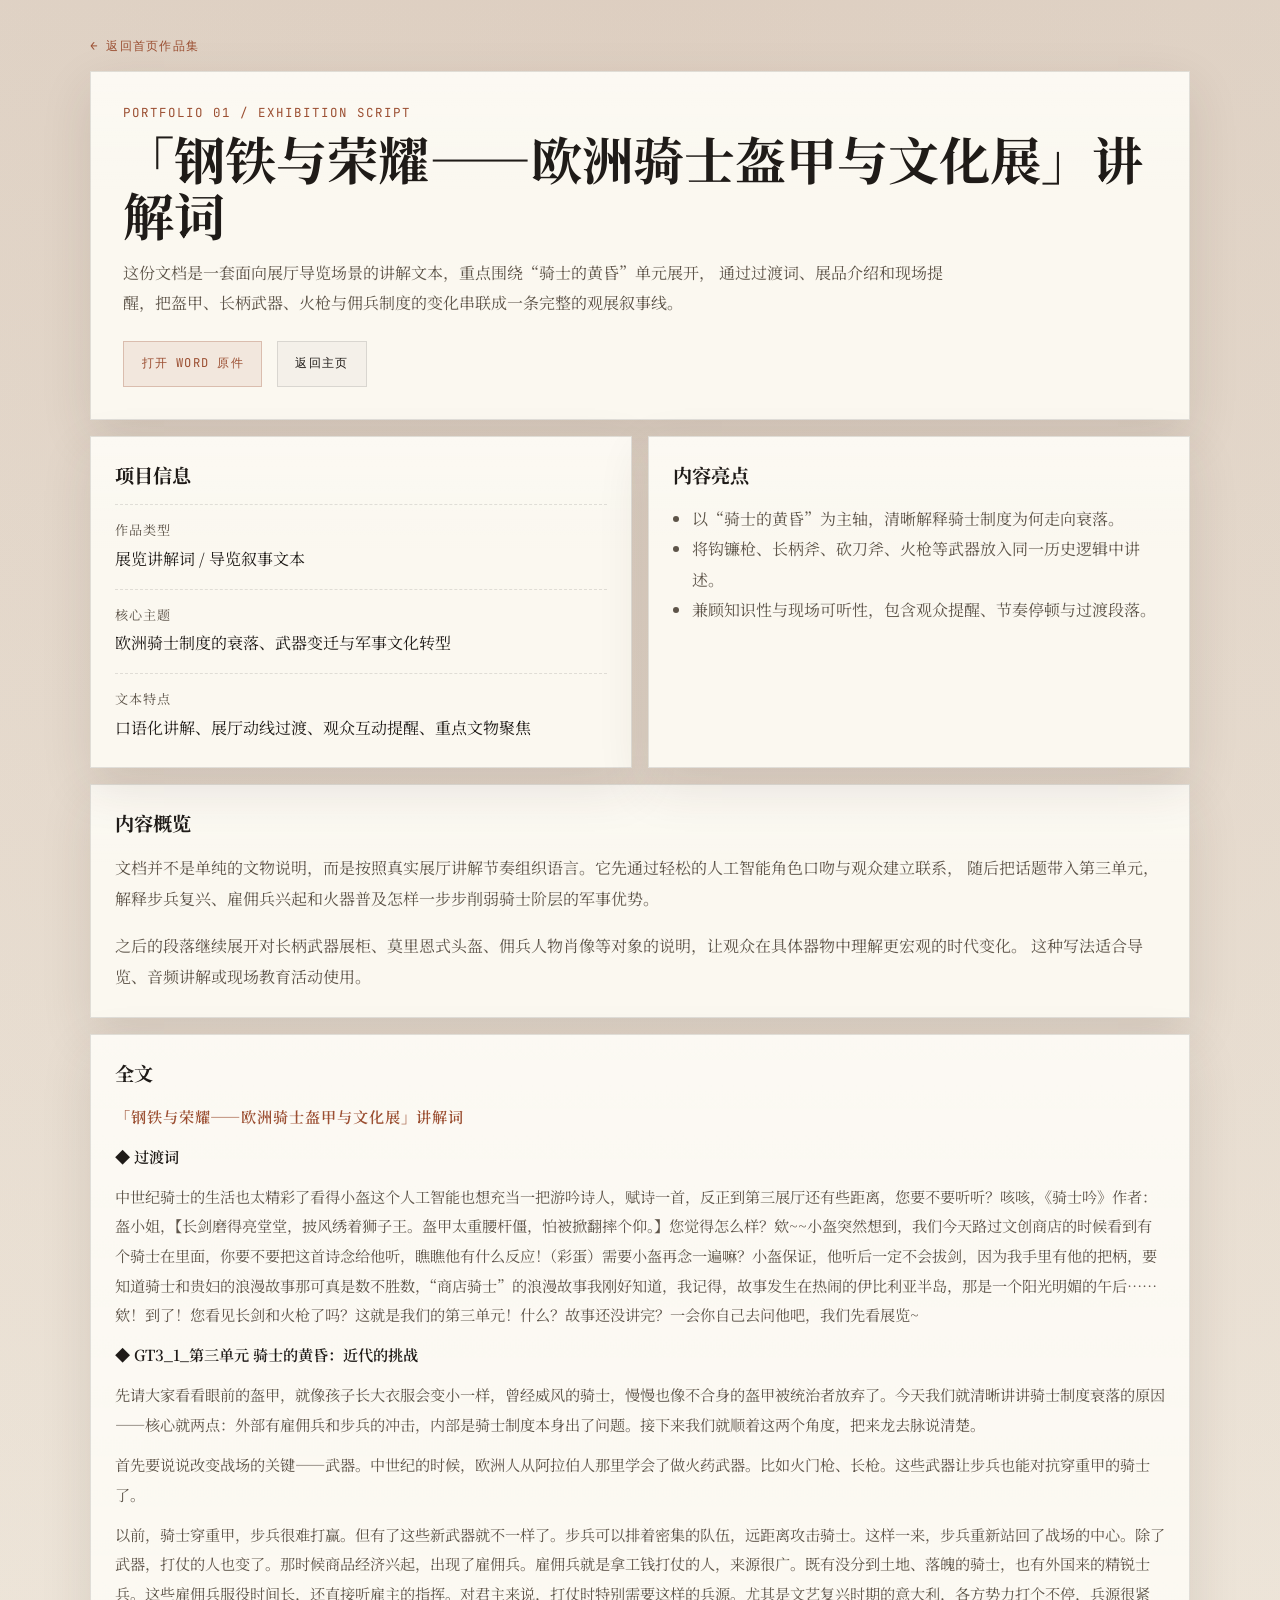
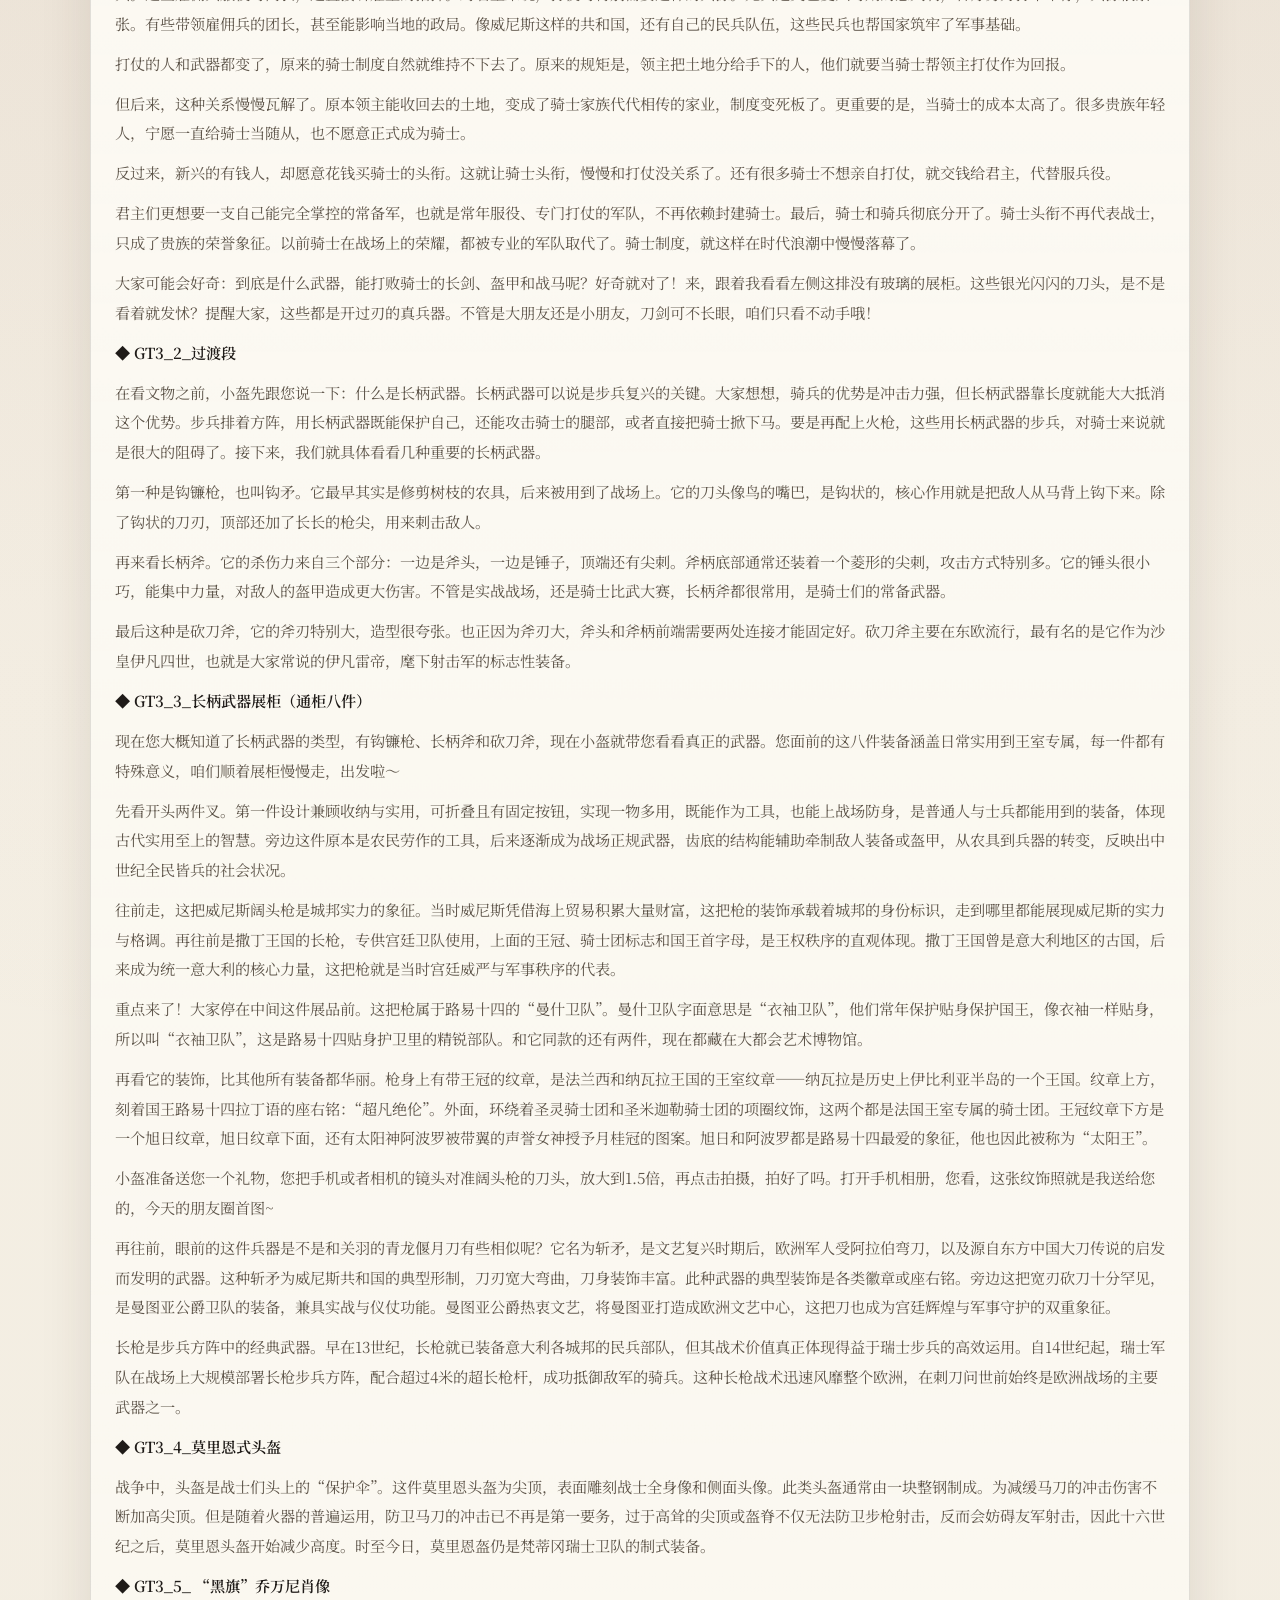
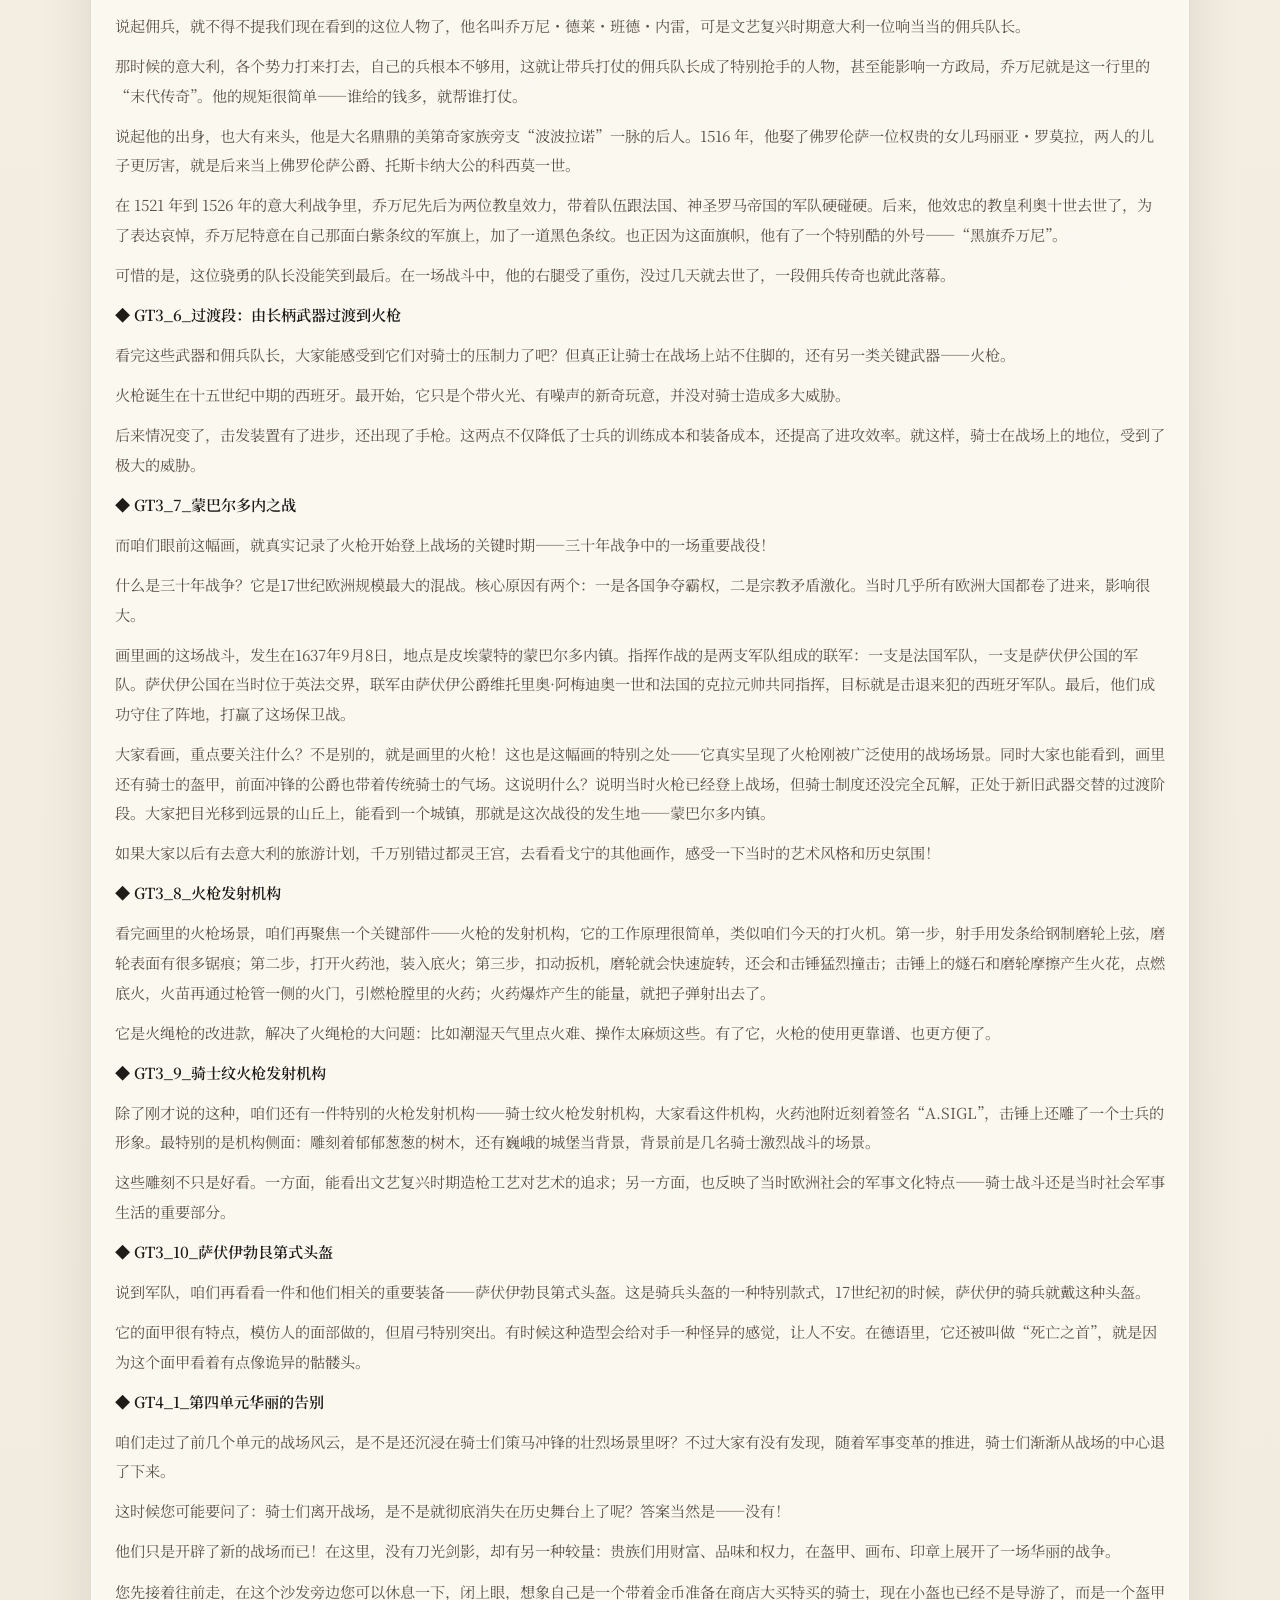
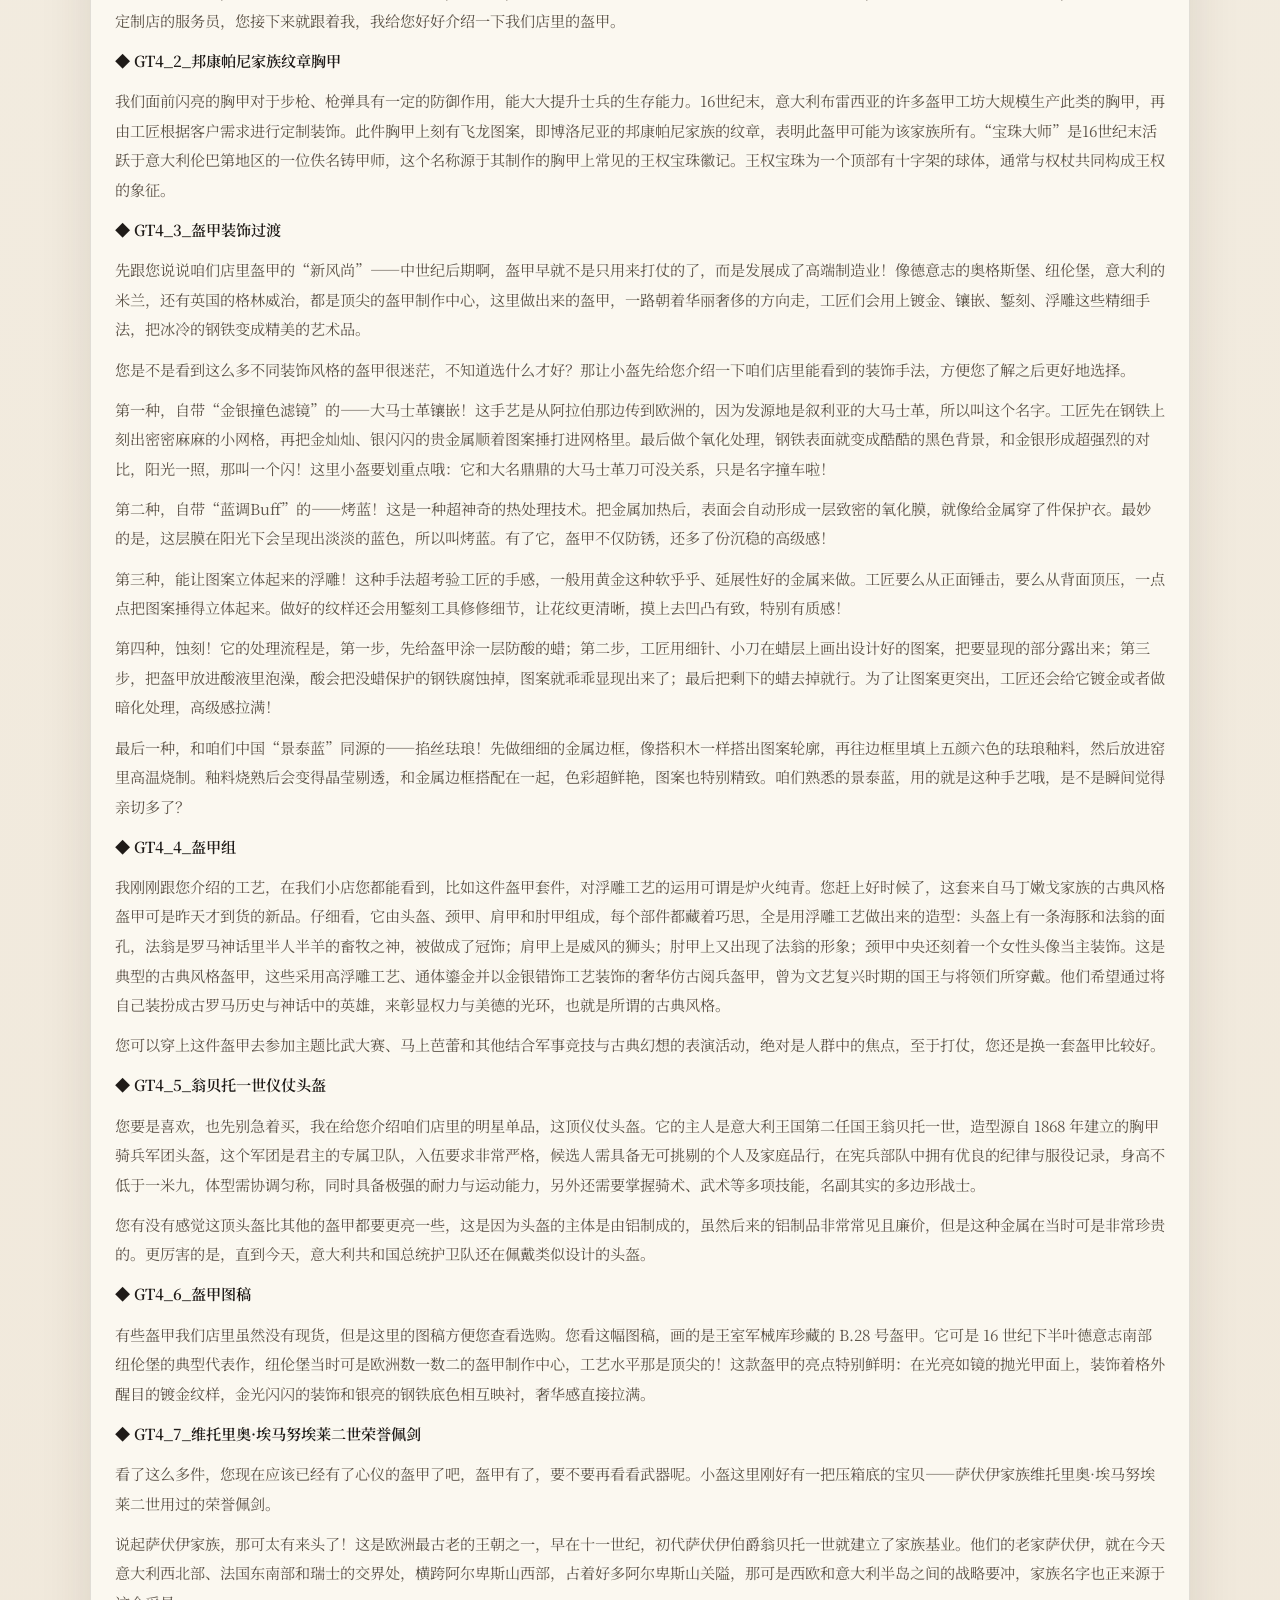
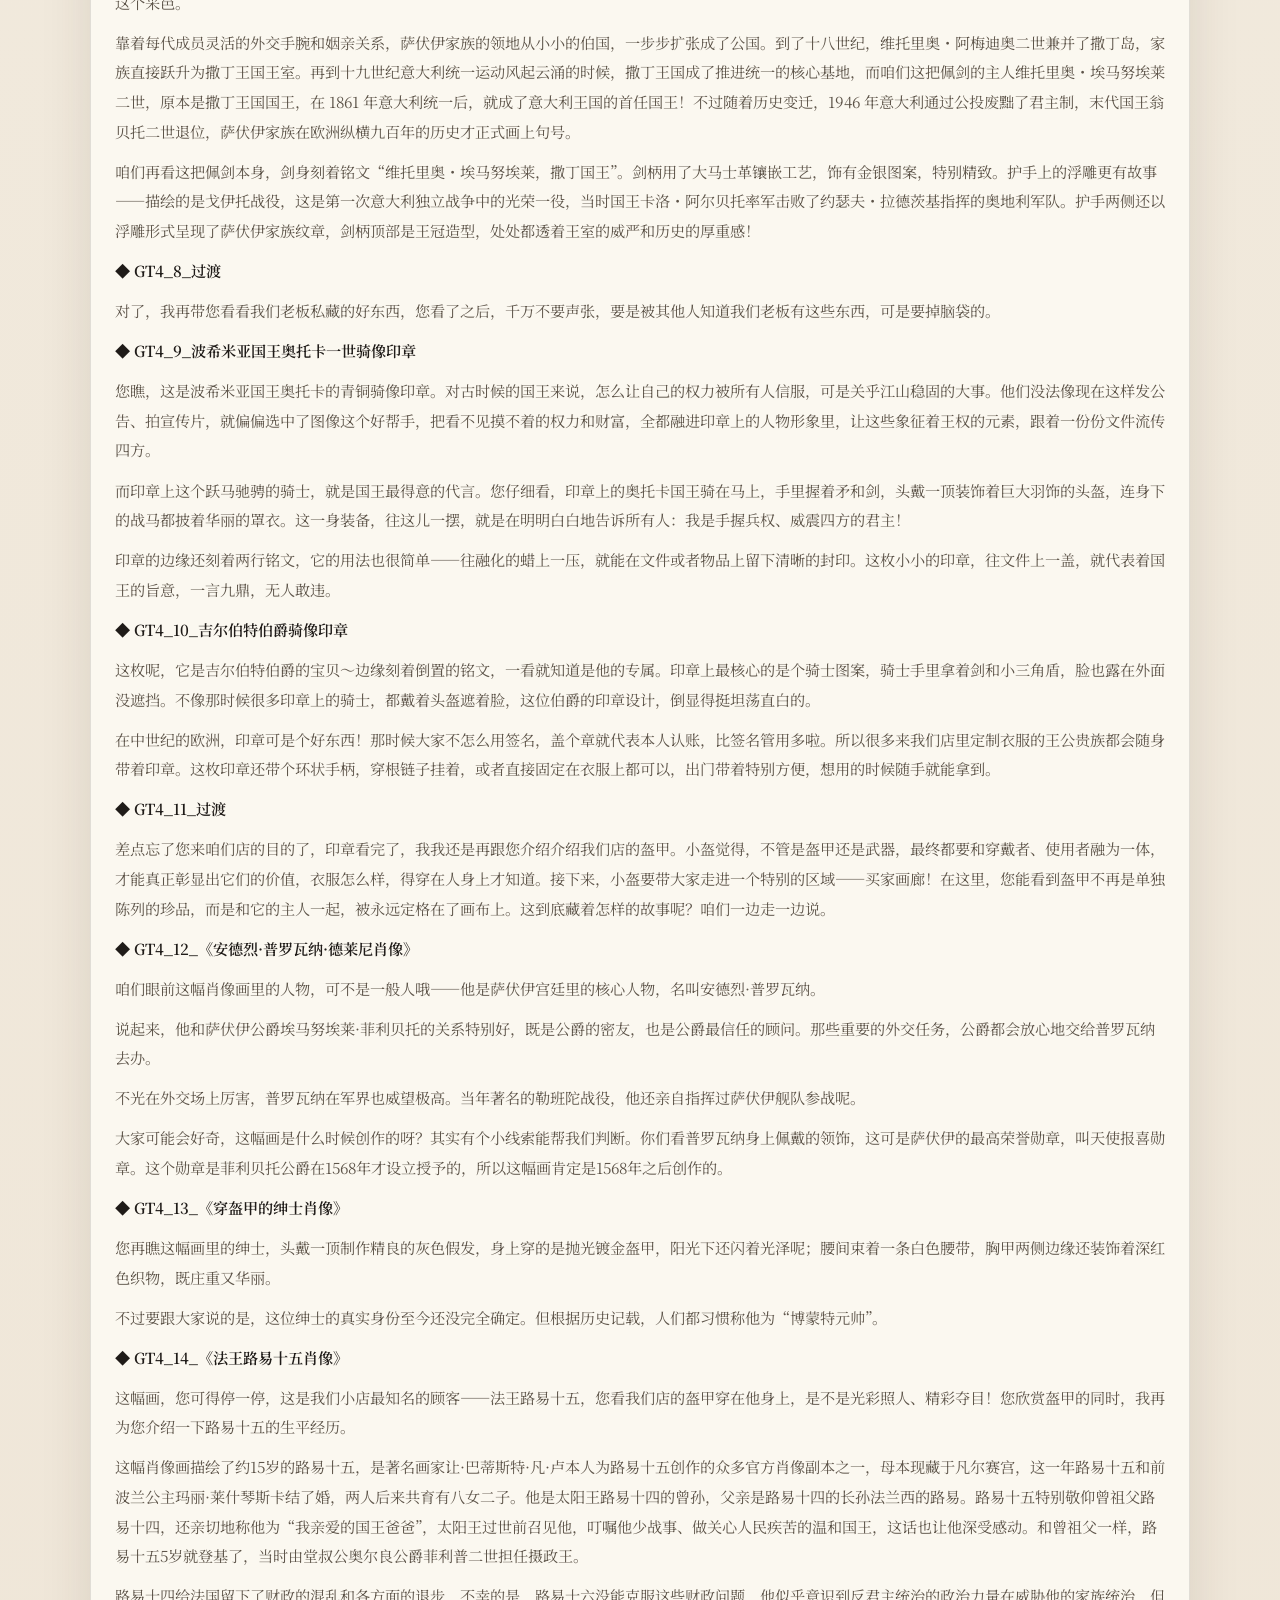
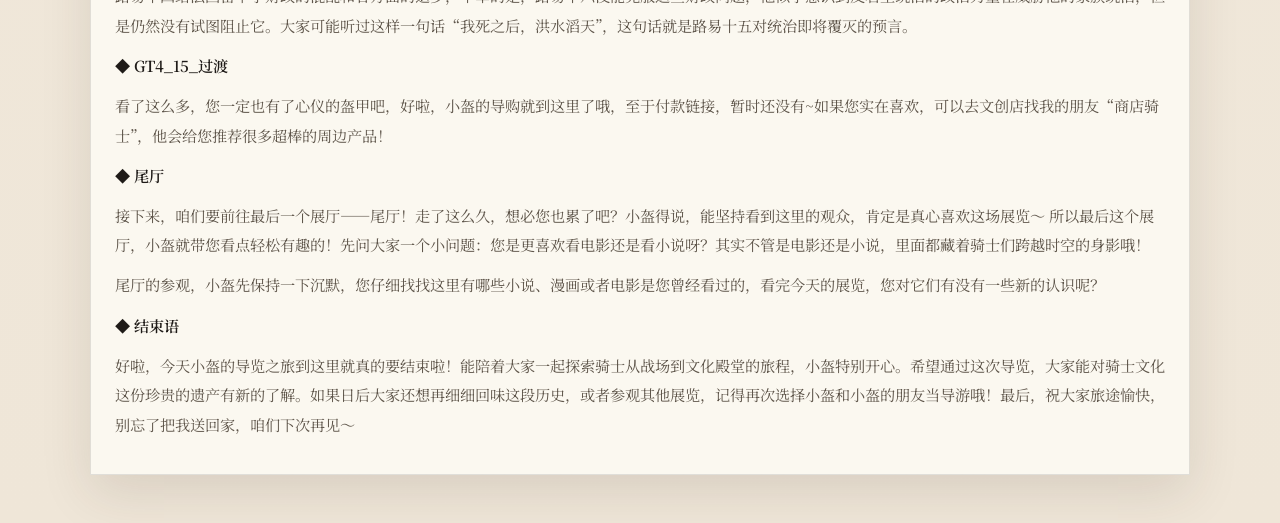
<file: portfolio/armor.html>
<!doctype html>
<html lang="zh-CN">
  <head>
    <meta charset="utf-8" />
    <meta name="viewport" content="width=device-width, initial-scale=1" />
    <title>「钢铁与荣耀——欧洲骑士盔甲与文化展」讲解词</title>
    <meta
      name="description"
      content="展览讲解词作品页，展示《钢铁与荣耀——欧洲骑士盔甲与文化展》导览文本的主题、结构与内容亮点。"
    />
    <link rel="preconnect" href="https://fonts.googleapis.com" />
    <link rel="preconnect" href="https://fonts.gstatic.com" crossorigin />
    <link
      href="https://fonts.googleapis.com/css2?family=JetBrains+Mono:wght@400;500;700&family=Noto+Serif+SC:wght@400;500;600;700&display=swap"
      rel="stylesheet"
    />
    <link rel="stylesheet" href="portfolio.css" />
  </head>
  <body>
    <main class="project-shell">
      <a class="back-link" href="../index.html#works">← 返回首页作品集</a>

      <header class="project-hero">
        <p class="project-kicker">Portfolio 01 / Exhibition Script</p>
        <h1>「钢铁与荣耀——欧洲骑士盔甲与文化展」讲解词</h1>
        <p class="project-lead">
          这份文档是一套面向展厅导览场景的讲解文本，重点围绕“骑士的黄昏”单元展开，
          通过过渡词、展品介绍和现场提醒，把盔甲、长柄武器、火枪与佣兵制度的变化串联成一条完整的观展叙事线。
        </p>

        <div class="project-actions">
          <a
            class="action-btn primary"
            href="../assets/portfolio/armor-exhibit-script.docx"
            target="_blank"
            rel="noopener"
            >打开 Word 原件</a
          >
          <a class="action-btn" href="../index.html#works">返回主页</a>
        </div>
      </header>

      <section class="project-grid">
        <article class="info-card">
          <h2>项目信息</h2>
          <dl class="meta-list">
            <div>
              <dt>作品类型</dt>
              <dd>展览讲解词 / 导览叙事文本</dd>
            </div>
            <div>
              <dt>核心主题</dt>
              <dd>欧洲骑士制度的衰落、武器变迁与军事文化转型</dd>
            </div>
            <div>
              <dt>文本特点</dt>
              <dd>口语化讲解、展厅动线过渡、观众互动提醒、重点文物聚焦</dd>
            </div>
          </dl>
        </article>

        <article class="info-card">
          <h2>内容亮点</h2>
          <ul class="highlight-list">
            <li>以“骑士的黄昏”为主轴，清晰解释骑士制度为何走向衰落。</li>
            <li>将钩镰枪、长柄斧、砍刀斧、火枪等武器放入同一历史逻辑中讲述。</li>
            <li>兼顾知识性与现场可听性，包含观众提醒、节奏停顿与过渡段落。</li>
          </ul>
        </article>
      </section>

      <section class="content-card">
        <h2>内容概览</h2>
        <p>
          文档并不是单纯的文物说明，而是按照真实展厅讲解节奏组织语言。它先通过轻松的人工智能角色口吻与观众建立联系，
          随后把话题带入第三单元，解释步兵复兴、雇佣兵兴起和火器普及怎样一步步削弱骑士阶层的军事优势。
        </p>
        <p>
          之后的段落继续展开对长柄武器展柜、莫里恩式头盔、佣兵人物肖像等对象的说明，让观众在具体器物中理解更宏观的时代变化。
          这种写法适合导览、音频讲解或现场教育活动使用。
        </p>
      </section>

      <section class="excerpt-card">
        <h2>全文</h2>
        <div class="doc-content">
          <p class="doc-title">「钢铁与荣耀——欧洲骑士盔甲与文化展」讲解词</p>
          <p class="doc-heading">◆ 过渡词</p>
          <p>
            中世纪骑士的生活也太精彩了看得小盔这个人工智能也想充当一把游吟诗人，赋诗一首，反正到第三展厅还有些距离，您要不要听听？咳咳，《骑士吟》作者：盔小姐，【长剑磨得亮堂堂，披风绣着狮子王。盔甲太重腰杆僵，怕被掀翻摔个仰。】您觉得怎么样？欸~~小盔突然想到，我们今天路过文创商店的时候看到有个骑士在里面，你要不要把这首诗念给他听，瞧瞧他有什么反应！（彩蛋）需要小盔再念一遍嘛？小盔保证，他听后一定不会拔剑，因为我手里有他的把柄，要知道骑士和贵妇的浪漫故事那可真是数不胜数，“商店骑士”的浪漫故事我刚好知道，我记得，故事发生在热闹的伊比利亚半岛，那是一个阳光明媚的午后……欸！到了！您看见长剑和火枪了吗？这就是我们的第三单元！什么？故事还没讲完？一会你自己去问他吧，我们先看展览~
          </p>
          <p class="doc-heading">◆ GT3_1_第三单元 骑士的黄昏：近代的挑战</p>
          <p>
            先请大家看看眼前的盔甲，就像孩子长大衣服会变小一样，曾经威风的骑士，慢慢也像不合身的盔甲被统治者放弃了。今天我们就清晰讲讲骑士制度衰落的原因——核心就两点：外部有雇佣兵和步兵的冲击，内部是骑士制度本身出了问题。接下来我们就顺着这两个角度，把来龙去脉说清楚。
          </p>
          <p>
            首先要说说改变战场的关键——武器。中世纪的时候，欧洲人从阿拉伯人那里学会了做火药武器。比如火门枪、长枪。这些武器让步兵也能对抗穿重甲的骑士了。
          </p>
          <p>
            以前，骑士穿重甲，步兵很难打赢。但有了这些新武器就不一样了。步兵可以排着密集的队伍，远距离攻击骑士。这样一来，步兵重新站回了战场的中心。除了武器，打仗的人也变了。那时候商品经济兴起，出现了雇佣兵。雇佣兵就是拿工钱打仗的人，来源很广。既有没分到土地、落魄的骑士，也有外国来的精锐士兵。这些雇佣兵服役时间长，还直接听雇主的指挥。对君主来说，打仗时特别需要这样的兵源。尤其是文艺复兴时期的意大利，各方势力打个不停，兵源很紧张。有些带领雇佣兵的团长，甚至能影响当地的政局。像威尼斯这样的共和国，还有自己的民兵队伍，这些民兵也帮国家筑牢了军事基础。
          </p>
          <p>
            打仗的人和武器都变了，原来的骑士制度自然就维持不下去了。原来的规矩是，领主把土地分给手下的人，他们就要当骑士帮领主打仗作为回报。
          </p>
          <p>
            但后来，这种关系慢慢瓦解了。原本领主能收回去的土地，变成了骑士家族代代相传的家业，制度变死板了。更重要的是，当骑士的成本太高了。很多贵族年轻人，宁愿一直给骑士当随从，也不愿意正式成为骑士。
          </p>
          <p>
            反过来，新兴的有钱人，却愿意花钱买骑士的头衔。这就让骑士头衔，慢慢和打仗没关系了。还有很多骑士不想亲自打仗，就交钱给君主，代替服兵役。
          </p>
          <p>
            君主们更想要一支自己能完全掌控的常备军，也就是常年服役、专门打仗的军队，不再依赖封建骑士。最后，骑士和骑兵彻底分开了。骑士头衔不再代表战士，只成了贵族的荣誉象征。以前骑士在战场上的荣耀，都被专业的军队取代了。骑士制度，就这样在时代浪潮中慢慢落幕了。
          </p>
          <p>
            大家可能会好奇：到底是什么武器，能打败骑士的长剑、盔甲和战马呢？好奇就对了！来，跟着我看看左侧这排没有玻璃的展柜。这些银光闪闪的刀头，是不是看着就发怵？提醒大家，这些都是开过刃的真兵器。不管是大朋友还是小朋友，刀剑可不长眼，咱们只看不动手哦！
          </p>
          <p class="doc-heading">◆ GT3_2_过渡段</p>
          <p>
            在看文物之前，小盔先跟您说一下：什么是长柄武器。长柄武器可以说是步兵复兴的关键。大家想想，骑兵的优势是冲击力强，但长柄武器靠长度就能大大抵消这个优势。步兵排着方阵，用长柄武器既能保护自己，还能攻击骑士的腿部，或者直接把骑士掀下马。要是再配上火枪，这些用长柄武器的步兵，对骑士来说就是很大的阻碍了。接下来，我们就具体看看几种重要的长柄武器。
          </p>
          <p>
            第一种是钩镰枪，也叫钩矛。它最早其实是修剪树枝的农具，后来被用到了战场上。它的刀头像鸟的嘴巴，是钩状的，核心作用就是把敌人从马背上钩下来。除了钩状的刀刃，顶部还加了长长的枪尖，用来刺击敌人。
          </p>
          <p>
            再来看长柄斧。它的杀伤力来自三个部分：一边是斧头，一边是锤子，顶端还有尖刺。斧柄底部通常还装着一个菱形的尖刺，攻击方式特别多。它的锤头很小巧，能集中力量，对敌人的盔甲造成更大伤害。不管是实战战场，还是骑士比武大赛，长柄斧都很常用，是骑士们的常备武器。
          </p>
          <p>
            最后这种是砍刀斧，它的斧刃特别大，造型很夸张。也正因为斧刃大，斧头和斧柄前端需要两处连接才能固定好。砍刀斧主要在东欧流行，最有名的是它作为沙皇伊凡四世，也就是大家常说的伊凡雷帝，麾下射击军的标志性装备。
          </p>
          <p class="doc-heading">◆ GT3_3_长柄武器展柜（通柜八件）</p>
          <p>
            现在您大概知道了长柄武器的类型，有钩镰枪、长柄斧和砍刀斧，现在小盔就带您看看真正的武器。您面前的这八件装备涵盖日常实用到王室专属，每一件都有特殊意义，咱们顺着展柜慢慢走，出发啦～
          </p>
          <p>
            先看开头两件叉。第一件设计兼顾收纳与实用，可折叠且有固定按钮，实现一物多用，既能作为工具，也能上战场防身，是普通人与士兵都能用到的装备，体现古代实用至上的智慧。旁边这件原本是农民劳作的工具，后来逐渐成为战场正规武器，齿底的结构能辅助牵制敌人装备或盔甲，从农具到兵器的转变，反映出中世纪全民皆兵的社会状况。
          </p>
          <p>
            往前走，这把威尼斯阔头枪是城邦实力的象征。当时威尼斯凭借海上贸易积累大量财富，这把枪的装饰承载着城邦的身份标识，走到哪里都能展现威尼斯的实力与格调。再往前是撒丁王国的长枪，专供宫廷卫队使用，上面的王冠、骑士团标志和国王首字母，是王权秩序的直观体现。撒丁王国曾是意大利地区的古国，后来成为统一意大利的核心力量，这把枪就是当时宫廷威严与军事秩序的代表。
          </p>
          <p>
            重点来了！大家停在中间这件展品前。这把枪属于路易十四的“曼什卫队”。曼什卫队字面意思是“衣袖卫队”，他们常年保护贴身保护国王，像衣袖一样贴身，所以叫“衣袖卫队”，这是路易十四贴身护卫里的精锐部队。和它同款的还有两件，现在都藏在大都会艺术博物馆。
          </p>
          <p>
            再看它的装饰，比其他所有装备都华丽。枪身上有带王冠的纹章，是法兰西和纳瓦拉王国的王室纹章——纳瓦拉是历史上伊比利亚半岛的一个王国。纹章上方，刻着国王路易十四拉丁语的座右铭：“超凡绝伦”。外面，环绕着圣灵骑士团和圣米迦勒骑士团的项圈纹饰，这两个都是法国王室专属的骑士团。王冠纹章下方是一个旭日纹章，旭日纹章下面，还有太阳神阿波罗被带翼的声誉女神授予月桂冠的图案。旭日和阿波罗都是路易十四最爱的象征，他也因此被称为“太阳王”。
          </p>
          <p>
            小盔准备送您一个礼物，您把手机或者相机的镜头对准阔头枪的刀头，放大到1.5倍，再点击拍摄，拍好了吗。打开手机相册，您看，这张纹饰照就是我送给您的，今天的朋友圈首图~
          </p>
          <p>
            再往前，眼前的这件兵器是不是和关羽的青龙偃月刀有些相似呢？它名为斩矛，是文艺复兴时期后，欧洲军人受阿拉伯弯刀，以及源自东方中国大刀传说的启发而发明的武器。这种斩矛为威尼斯共和国的典型形制，刀刃宽大弯曲，刀身装饰丰富。此种武器的典型装饰是各类徽章或座右铭。旁边这把宽刃砍刀十分罕见，是曼图亚公爵卫队的装备，兼具实战与仪仗功能。曼图亚公爵热衷文艺，将曼图亚打造成欧洲文艺中心，这把刀也成为宫廷辉煌与军事守护的双重象征。
          </p>
          <p>
            长枪是步兵方阵中的经典武器。早在13世纪，长枪就已装备意大利各城邦的民兵部队，但其战术价值真正体现得益于瑞士步兵的高效运用。自14世纪起，瑞士军队在战场上大规模部署长枪步兵方阵，配合超过4米的超长枪杆，成功抵御敌军的骑兵。这种长枪战术迅速风靡整个欧洲，在刺刀问世前始终是欧洲战场的主要武器之一。
          </p>
          <p class="doc-heading">◆ GT3_4_莫里恩式头盔</p>
          <p>
            战争中，头盔是战士们头上的“保护伞”。这件莫里恩头盔为尖顶，表面雕刻战士全身像和侧面头像。此类头盔通常由一块整钢制成。为减缓马刀的冲击伤害不断加高尖顶。但是随着火器的普遍运用，防卫马刀的冲击已不再是第一要务，过于高耸的尖顶或盔脊不仅无法防卫步枪射击，反而会妨碍友军射击，因此十六世纪之后，莫里恩头盔开始减少高度。时至今日，莫里恩盔仍是梵蒂冈瑞士卫队的制式装备。
          </p>
          <p class="doc-heading">◆ GT3_5_ “黑旗”乔万尼肖像</p>
          <p>
            说起佣兵，就不得不提我们现在看到的这位人物了，他名叫乔万尼・德莱・班德・内雷，可是文艺复兴时期意大利一位响当当的佣兵队长。
          </p>
          <p>
            那时候的意大利，各个势力打来打去，自己的兵根本不够用，这就让带兵打仗的佣兵队长成了特别抢手的人物，甚至能影响一方政局，乔万尼就是这一行里的“末代传奇”。他的规矩很简单——谁给的钱多，就帮谁打仗。
          </p>
          <p>
            说起他的出身，也大有来头，他是大名鼎鼎的美第奇家族旁支“波波拉诺”一脉的后人。1516 年，他娶了佛罗伦萨一位权贵的女儿玛丽亚・罗莫拉，两人的儿子更厉害，就是后来当上佛罗伦萨公爵、托斯卡纳大公的科西莫一世。
          </p>
          <p>
            在 1521 年到 1526 年的意大利战争里，乔万尼先后为两位教皇效力，带着队伍跟法国、神圣罗马帝国的军队硬碰硬。后来，他效忠的教皇利奥十世去世了，为了表达哀悼，乔万尼特意在自己那面白紫条纹的军旗上，加了一道黑色条纹。也正因为这面旗帜，他有了一个特别酷的外号——“黑旗乔万尼”。
          </p>
          <p>
            可惜的是，这位骁勇的队长没能笑到最后。在一场战斗中，他的右腿受了重伤，没过几天就去世了，一段佣兵传奇也就此落幕。
          </p>
          <p class="doc-heading">◆ GT3_6_过渡段：由长柄武器过渡到火枪</p>
          <p>
            看完这些武器和佣兵队长，大家能感受到它们对骑士的压制力了吧？但真正让骑士在战场上站不住脚的，还有另一类关键武器——火枪。
          </p>
          <p>
            火枪诞生在十五世纪中期的西班牙。最开始，它只是个带火光、有噪声的新奇玩意，并没对骑士造成多大威胁。
          </p>
          <p>
            后来情况变了，击发装置有了进步，还出现了手枪。这两点不仅降低了士兵的训练成本和装备成本，还提高了进攻效率。就这样，骑士在战场上的地位，受到了极大的威胁。
          </p>
          <p class="doc-heading">◆ GT3_7_蒙巴尔多内之战</p>
          <p>
            而咱们眼前这幅画，就真实记录了火枪开始登上战场的关键时期——三十年战争中的一场重要战役！
          </p>
          <p>
            什么是三十年战争？它是17世纪欧洲规模最大的混战。核心原因有两个：一是各国争夺霸权，二是宗教矛盾激化。当时几乎所有欧洲大国都卷了进来，影响很大。
          </p>
          <p>
            画里画的这场战斗，发生在1637年9月8日，地点是皮埃蒙特的蒙巴尔多内镇。指挥作战的是两支军队组成的联军：一支是法国军队，一支是萨伏伊公国的军队。萨伏伊公国在当时位于英法交界，联军由萨伏伊公爵维托里奥·阿梅迪奥一世和法国的克拉元帅共同指挥，目标就是击退来犯的西班牙军队。最后，他们成功守住了阵地，打赢了这场保卫战。
          </p>
          <p>
            大家看画，重点要关注什么？不是别的，就是画里的火枪！这也是这幅画的特别之处——它真实呈现了火枪刚被广泛使用的战场场景。同时大家也能看到，画里还有骑士的盔甲，前面冲锋的公爵也带着传统骑士的气场。这说明什么？说明当时火枪已经登上战场，但骑士制度还没完全瓦解，正处于新旧武器交替的过渡阶段。大家把目光移到远景的山丘上，能看到一个城镇，那就是这次战役的发生地——蒙巴尔多内镇。
          </p>
          <p>
            如果大家以后有去意大利的旅游计划，千万别错过都灵王宫，去看看戈宁的其他画作，感受一下当时的艺术风格和历史氛围！
          </p>
          <p class="doc-heading">◆ GT3_8_火枪发射机构</p>
          <p>
            看完画里的火枪场景，咱们再聚焦一个关键部件——火枪的发射机构，它的工作原理很简单，类似咱们今天的打火机。第一步，射手用发条给钢制磨轮上弦，磨轮表面有很多锯痕；第二步，打开火药池，装入底火；第三步，扣动扳机，磨轮就会快速旋转，还会和击锤猛烈撞击；击锤上的燧石和磨轮摩擦产生火花，点燃底火，火苗再通过枪管一侧的火门，引燃枪膛里的火药；火药爆炸产生的能量，就把子弹射出去了。
          </p>
          <p>
            它是火绳枪的改进款，解决了火绳枪的大问题：比如潮湿天气里点火难、操作太麻烦这些。有了它，火枪的使用更靠谱、也更方便了。
          </p>
          <p class="doc-heading">◆ GT3_9_骑士纹火枪发射机构</p>
          <p>
            除了刚才说的这种，咱们还有一件特别的火枪发射机构——骑士纹火枪发射机构，大家看这件机构，火药池附近刻着签名“A.SIGL”，击锤上还雕了一个士兵的形象。最特别的是机构侧面：雕刻着郁郁葱葱的树木，还有巍峨的城堡当背景，背景前是几名骑士激烈战斗的场景。
          </p>
          <p>
            这些雕刻不只是好看。一方面，能看出文艺复兴时期造枪工艺对艺术的追求；另一方面，也反映了当时欧洲社会的军事文化特点——骑士战斗还是当时社会军事生活的重要部分。
          </p>
          <p class="doc-heading">◆ GT3_10_萨伏伊勃艮第式头盔</p>
          <p>
            说到军队，咱们再看看一件和他们相关的重要装备——萨伏伊勃艮第式头盔。这是骑兵头盔的一种特别款式，17世纪初的时候，萨伏伊的骑兵就戴这种头盔。
          </p>
          <p>
            它的面甲很有特点，模仿人的面部做的，但眉弓特别突出。有时候这种造型会给对手一种怪异的感觉，让人不安。在德语里，它还被叫做“死亡之首”，就是因为这个面甲看着有点像诡异的骷髅头。
          </p>
          <p class="doc-heading">◆ GT4_1_第四单元华丽的告别</p>
          <p>
            咱们走过了前几个单元的战场风云，是不是还沉浸在骑士们策马冲锋的壮烈场景里呀？不过大家有没有发现，随着军事变革的推进，骑士们渐渐从战场的中心退了下来。
          </p>
          <p>
            这时候您可能要问了：骑士们离开战场，是不是就彻底消失在历史舞台上了呢？答案当然是——没有！
          </p>
          <p>
            他们只是开辟了新的战场而已！在这里，没有刀光剑影，却有另一种较量：贵族们用财富、品味和权力，在盔甲、画布、印章上展开了一场华丽的战争。
          </p>
          <p>
            您先接着往前走，在这个沙发旁边您可以休息一下，闭上眼，想象自己是一个带着金币准备在商店大买特买的骑士，现在小盔也已经不是导游了，而是一个盔甲定制店的服务员，您接下来就跟着我，我给您好好介绍一下我们店里的盔甲。
          </p>
          <p class="doc-heading">◆ GT4_2_邦康帕尼家族纹章胸甲</p>
          <p>
            我们面前闪亮的胸甲对于步枪、枪弹具有一定的防御作用，能大大提升士兵的生存能力。16世纪末，意大利布雷西亚的许多盔甲工坊大规模生产此类的胸甲，再由工匠根据客户需求进行定制装饰。此件胸甲上刻有飞龙图案，即博洛尼亚的邦康帕尼家族的纹章，表明此盔甲可能为该家族所有。“宝珠大师”是16世纪末活跃于意大利伦巴第地区的一位佚名铸甲师，这个名称源于其制作的胸甲上常见的王权宝珠徽记。王权宝珠为一个顶部有十字架的球体，通常与权杖共同构成王权的象征。
          </p>
          <p class="doc-heading">◆ GT4_3_盔甲装饰过渡</p>
          <p>
            先跟您说说咱们店里盔甲的“新风尚”——中世纪后期啊，盔甲早就不是只用来打仗的了，而是发展成了高端制造业！像德意志的奥格斯堡、纽伦堡，意大利的米兰，还有英国的格林威治，都是顶尖的盔甲制作中心，这里做出来的盔甲，一路朝着华丽奢侈的方向走，工匠们会用上镀金、镶嵌、錾刻、浮雕这些精细手法，把冰冷的钢铁变成精美的艺术品。
          </p>
          <p>
            您是不是看到这么多不同装饰风格的盔甲很迷茫，不知道选什么才好？那让小盔先给您介绍一下咱们店里能看到的装饰手法，方便您了解之后更好地选择。
          </p>
          <p>
            第一种，自带“金银撞色滤镜”的——大马士革镶嵌！这手艺是从阿拉伯那边传到欧洲的，因为发源地是叙利亚的大马士革，所以叫这个名字。工匠先在钢铁上刻出密密麻麻的小网格，再把金灿灿、银闪闪的贵金属顺着图案捶打进网格里。最后做个氧化处理，钢铁表面就变成酷酷的黑色背景，和金银形成超强烈的对比，阳光一照，那叫一个闪！这里小盔要划重点哦：它和大名鼎鼎的大马士革刀可没关系，只是名字撞车啦！
          </p>
          <p>
            第二种，自带“蓝调Buff”的——烤蓝！这是一种超神奇的热处理技术。把金属加热后，表面会自动形成一层致密的氧化膜，就像给金属穿了件保护衣。最妙的是，这层膜在阳光下会呈现出淡淡的蓝色，所以叫烤蓝。有了它，盔甲不仅防锈，还多了份沉稳的高级感！
          </p>
          <p>
            第三种，能让图案立体起来的浮雕！这种手法超考验工匠的手感，一般用黄金这种软乎乎、延展性好的金属来做。工匠要么从正面锤击，要么从背面顶压，一点点把图案捶得立体起来。做好的纹样还会用錾刻工具修修细节，让花纹更清晰，摸上去凹凸有致，特别有质感！
          </p>
          <p>
            第四种，蚀刻！它的处理流程是，第一步，先给盔甲涂一层防酸的蜡；第二步，工匠用细针、小刀在蜡层上画出设计好的图案，把要显现的部分露出来；第三步，把盔甲放进酸液里泡澡，酸会把没蜡保护的钢铁腐蚀掉，图案就乖乖显现出来了；最后把剩下的蜡去掉就行。为了让图案更突出，工匠还会给它镀金或者做暗化处理，高级感拉满！
          </p>
          <p>
            最后一种，和咱们中国“景泰蓝”同源的——掐丝珐琅！先做细细的金属边框，像搭积木一样搭出图案轮廓，再往边框里填上五颜六色的珐琅釉料，然后放进窑里高温烧制。釉料烧熟后会变得晶莹剔透，和金属边框搭配在一起，色彩超鲜艳，图案也特别精致。咱们熟悉的景泰蓝，用的就是这种手艺哦，是不是瞬间觉得亲切多了？
          </p>
          <p class="doc-heading">◆ GT4_4_盔甲组</p>
          <p>
            我刚刚跟您介绍的工艺，在我们小店您都能看到，比如这件盔甲套件，对浮雕工艺的运用可谓是炉火纯青。您赶上好时候了，这套来自马丁嫩戈家族的古典风格盔甲可是昨天才到货的新品。仔细看，它由头盔、颈甲、肩甲和肘甲组成，每个部件都藏着巧思，全是用浮雕工艺做出来的造型：头盔上有一条海豚和法翁的面孔，法翁是罗马神话里半人半羊的畜牧之神，被做成了冠饰；肩甲上是威风的狮头；肘甲上又出现了法翁的形象；颈甲中央还刻着一个女性头像当主装饰。这是典型的古典风格盔甲，这些采用高浮雕工艺、通体鎏金并以金银错饰工艺装饰的奢华仿古阅兵盔甲，曾为文艺复兴时期的国王与将领们所穿戴。他们希望通过将自己装扮成古罗马历史与神话中的英雄，来彰显权力与美德的光环，也就是所谓的古典风格。
          </p>
          <p>
            您可以穿上这件盔甲去参加主题比武大赛、马上芭蕾和其他结合军事竞技与古典幻想的表演活动，绝对是人群中的焦点，至于打仗，您还是换一套盔甲比较好。
          </p>
          <p class="doc-heading">◆ GT4_5_翁贝托一世仪仗头盔</p>
          <p>
            您要是喜欢，也先别急着买，我在给您介绍咱们店里的明星单品，这顶仪仗头盔。它的主人是意大利王国第二任国王翁贝托一世，造型源自 1868 年建立的胸甲骑兵军团头盔，这个军团是君主的专属卫队，入伍要求非常严格，候选人需具备无可挑剔的个人及家庭品行，在宪兵部队中拥有优良的纪律与服役记录，身高不低于一米九，体型需协调匀称，同时具备极强的耐力与运动能力，另外还需要掌握骑术、武术等多项技能，名副其实的多边形战士。
          </p>
          <p>
            您有没有感觉这顶头盔比其他的盔甲都要更亮一些，这是因为头盔的主体是由铝制成的，虽然后来的铝制品非常常见且廉价，但是这种金属在当时可是非常珍贵的。更厉害的是，直到今天，意大利共和国总统护卫队还在佩戴类似设计的头盔。
          </p>
          <p class="doc-heading">◆ GT4_6_盔甲图稿</p>
          <p>
            有些盔甲我们店里虽然没有现货，但是这里的图稿方便您查看选购。您看这幅图稿，画的是王室军械库珍藏的 B.28 号盔甲。它可是 16 世纪下半叶德意志南部纽伦堡的典型代表作，纽伦堡当时可是欧洲数一数二的盔甲制作中心，工艺水平那是顶尖的！这款盔甲的亮点特别鲜明：在光亮如镜的抛光甲面上，装饰着格外醒目的镀金纹样，金光闪闪的装饰和银亮的钢铁底色相互映衬，奢华感直接拉满。
          </p>
          <p class="doc-heading">◆ GT4_7_维托里奥·埃马努埃莱二世荣誉佩剑</p>
          <p>
            看了这么多件，您现在应该已经有了心仪的盔甲了吧，盔甲有了，要不要再看看武器呢。小盔这里刚好有一把压箱底的宝贝——萨伏伊家族维托里奥·埃马努埃莱二世用过的荣誉佩剑。
          </p>
          <p>
            说起萨伏伊家族，那可太有来头了！这是欧洲最古老的王朝之一，早在十一世纪，初代萨伏伊伯爵翁贝托一世就建立了家族基业。他们的老家萨伏伊，就在今天意大利西北部、法国东南部和瑞士的交界处，横跨阿尔卑斯山西部，占着好多阿尔卑斯山关隘，那可是西欧和意大利半岛之间的战略要冲，家族名字也正来源于这个采邑。
          </p>
          <p>
            靠着每代成员灵活的外交手腕和姻亲关系，萨伏伊家族的领地从小小的伯国，一步步扩张成了公国。到了十八世纪，维托里奥・阿梅迪奥二世兼并了撒丁岛，家族直接跃升为撒丁王国王室。再到十九世纪意大利统一运动风起云涌的时候，撒丁王国成了推进统一的核心基地，而咱们这把佩剑的主人维托里奥・埃马努埃莱二世，原本是撒丁王国国王，在 1861 年意大利统一后，就成了意大利王国的首任国王！不过随着历史变迁，1946 年意大利通过公投废黜了君主制，末代国王翁贝托二世退位，萨伏伊家族在欧洲纵横九百年的历史才正式画上句号。
          </p>
          <p>
            咱们再看这把佩剑本身，剑身刻着铭文“维托里奥・埃马努埃莱，撒丁国王”。剑柄用了大马士革镶嵌工艺，饰有金银图案，特别精致。护手上的浮雕更有故事——描绘的是戈伊托战役，这是第一次意大利独立战争中的光荣一役，当时国王卡洛・阿尔贝托率军击败了约瑟夫・拉德茨基指挥的奥地利军队。护手两侧还以浮雕形式呈现了萨伏伊家族纹章，剑柄顶部是王冠造型，处处都透着王室的威严和历史的厚重感！
          </p>
          <p class="doc-heading">◆ GT4_8_过渡</p>
          <p>
            对了，我再带您看看我们老板私藏的好东西，您看了之后，千万不要声张，要是被其他人知道我们老板有这些东西，可是要掉脑袋的。
          </p>
          <p class="doc-heading">◆ GT4_9_波希米亚国王奥托卡一世骑像印章</p>
          <p>
            您瞧，这是波希米亚国王奥托卡的青铜骑像印章。对古时候的国王来说，怎么让自己的权力被所有人信服，可是关乎江山稳固的大事。他们没法像现在这样发公告、拍宣传片，就偏偏选中了图像这个好帮手，把看不见摸不着的权力和财富，全都融进印章上的人物形象里，让这些象征着王权的元素，跟着一份份文件流传四方。
          </p>
          <p>
            而印章上这个跃马驰骋的骑士，就是国王最得意的代言。您仔细看，印章上的奥托卡国王骑在马上，手里握着矛和剑，头戴一顶装饰着巨大羽饰的头盔，连身下的战马都披着华丽的罩衣。这一身装备，往这儿一摆，就是在明明白白地告诉所有人：我是手握兵权、威震四方的君主！
          </p>
          <p>
            印章的边缘还刻着两行铭文，它的用法也很简单——往融化的蜡上一压，就能在文件或者物品上留下清晰的封印。这枚小小的印章，往文件上一盖，就代表着国王的旨意，一言九鼎，无人敢违。
          </p>
          <p class="doc-heading">◆ GT4_10_吉尔伯特伯爵骑像印章</p>
          <p>
            这枚呢，它是吉尔伯特伯爵的宝贝～边缘刻着倒置的铭文，一看就知道是他的专属。印章上最核心的是个骑士图案，骑士手里拿着剑和小三角盾，脸也露在外面没遮挡。不像那时候很多印章上的骑士，都戴着头盔遮着脸，这位伯爵的印章设计，倒显得挺坦荡直白的。
          </p>
          <p>
            在中世纪的欧洲，印章可是个好东西！那时候大家不怎么用签名，盖个章就代表本人认账，比签名管用多啦。所以很多来我们店里定制衣服的王公贵族都会随身带着印章。这枚印章还带个环状手柄，穿根链子挂着，或者直接固定在衣服上都可以，出门带着特别方便，想用的时候随手就能拿到。
          </p>
          <p class="doc-heading">◆ GT4_11_过渡</p>
          <p>
            差点忘了您来咱们店的目的了，印章看完了，我我还是再跟您介绍介绍我们店的盔甲。小盔觉得，不管是盔甲还是武器，最终都要和穿戴者、使用者融为一体，才能真正彰显出它们的价值，衣服怎么样，得穿在人身上才知道。接下来，小盔要带大家走进一个特别的区域——买家画廊！在这里，您能看到盔甲不再是单独陈列的珍品，而是和它的主人一起，被永远定格在了画布上。这到底藏着怎样的故事呢？咱们一边走一边说。
          </p>
          <p class="doc-heading">◆ GT4_12_《安德烈·普罗瓦纳·德莱尼肖像》</p>
          <p>
            咱们眼前这幅肖像画里的人物，可不是一般人哦——他是萨伏伊宫廷里的核心人物，名叫安德烈·普罗瓦纳。
          </p>
          <p>
            说起来，他和萨伏伊公爵埃马努埃莱·菲利贝托的关系特别好，既是公爵的密友，也是公爵最信任的顾问。那些重要的外交任务，公爵都会放心地交给普罗瓦纳去办。
          </p>
          <p>
            不光在外交场上厉害，普罗瓦纳在军界也威望极高。当年著名的勒班陀战役，他还亲自指挥过萨伏伊舰队参战呢。
          </p>
          <p>
            大家可能会好奇，这幅画是什么时候创作的呀？其实有个小线索能帮我们判断。你们看普罗瓦纳身上佩戴的领饰，这可是萨伏伊的最高荣誉勋章，叫天使报喜勋章。这个勋章是菲利贝托公爵在1568年才设立授予的，所以这幅画肯定是1568年之后创作的。
          </p>
          <p class="doc-heading">◆ GT4_13_《穿盔甲的绅士肖像》</p>
          <p>
            您再瞧这幅画里的绅士，头戴一顶制作精良的灰色假发，身上穿的是抛光镀金盔甲，阳光下还闪着光泽呢；腰间束着一条白色腰带，胸甲两侧边缘还装饰着深红色织物，既庄重又华丽。
          </p>
          <p>
            不过要跟大家说的是，这位绅士的真实身份至今还没完全确定。但根据历史记载，人们都习惯称他为“博蒙特元帅”。
          </p>
          <p class="doc-heading">◆ GT4_14_《法王路易十五肖像》</p>
          <p>
            这幅画，您可得停一停，这是我们小店最知名的顾客——法王路易十五，您看我们店的盔甲穿在他身上，是不是光彩照人、精彩夺目！您欣赏盔甲的同时，我再为您介绍一下路易十五的生平经历。
          </p>
          <p>
            这幅肖像画描绘了约15岁的路易十五，是著名画家让·巴蒂斯特·凡·卢本人为路易十五创作的众多官方肖像副本之一，母本现藏于凡尔赛宫，这一年路易十五和前波兰公主玛丽·莱什琴斯卡结了婚，两人后来共育有八女二子。他是太阳王路易十四的曾孙，父亲是路易十四的长孙法兰西的路易。路易十五特别敬仰曾祖父路易十四，还亲切地称他为“我亲爱的国王爸爸”，太阳王过世前召见他，叮嘱他少战事、做关心人民疾苦的温和国王，这话也让他深受感动。和曾祖父一样，路易十五5岁就登基了，当时由堂叔公奥尔良公爵菲利普二世担任摄政王。
          </p>
          <p>
            路易十四给法国留下了财政的混乱和各方面的退步，不幸的是，路易十六没能克服这些财政问题，他似乎意识到反君主统治的政治力量在威胁他的家族统治，但是仍然没有试图阻止它。大家可能听过这样一句话“我死之后，洪水滔天”，这句话就是路易十五对统治即将覆灭的预言。
          </p>
          <p class="doc-heading">◆ GT4_15_过渡</p>
          <p>
            看了这么多，您一定也有了心仪的盔甲吧，好啦，小盔的导购就到这里了哦，至于付款链接，暂时还没有~如果您实在喜欢，可以去文创店找我的朋友“商店骑士”，他会给您推荐很多超棒的周边产品！
          </p>
          <p class="doc-heading">◆ 尾厅</p>
          <p>
            接下来，咱们要前往最后一个展厅——尾厅！走了这么久，想必您也累了吧？小盔得说，能坚持看到这里的观众，肯定是真心喜欢这场展览～ 所以最后这个展厅，小盔就带您看点轻松有趣的！先问大家一个小问题：您是更喜欢看电影还是看小说呀？其实不管是电影还是小说，里面都藏着骑士们跨越时空的身影哦！
          </p>
          <p>
            尾厅的参观，小盔先保持一下沉默，您仔细找找这里有哪些小说、漫画或者电影是您曾经看过的，看完今天的展览，您对它们有没有一些新的认识呢？
          </p>
          <p class="doc-heading">◆ 结束语</p>
          <p>
            好啦，今天小盔的导览之旅到这里就真的要结束啦！能陪着大家一起探索骑士从战场到文化殿堂的旅程，小盔特别开心。希望通过这次导览，大家能对骑士文化这份珍贵的遗产有新的了解。如果日后大家还想再细细回味这段历史，或者参观其他展览，记得再次选择小盔和小盔的朋友当导游哦！最后，祝大家旅途愉快，别忘了把我送回家，咱们下次再见～
          </p>
        </div>
      </section>
    </main>
  </body>
</html>
</file>
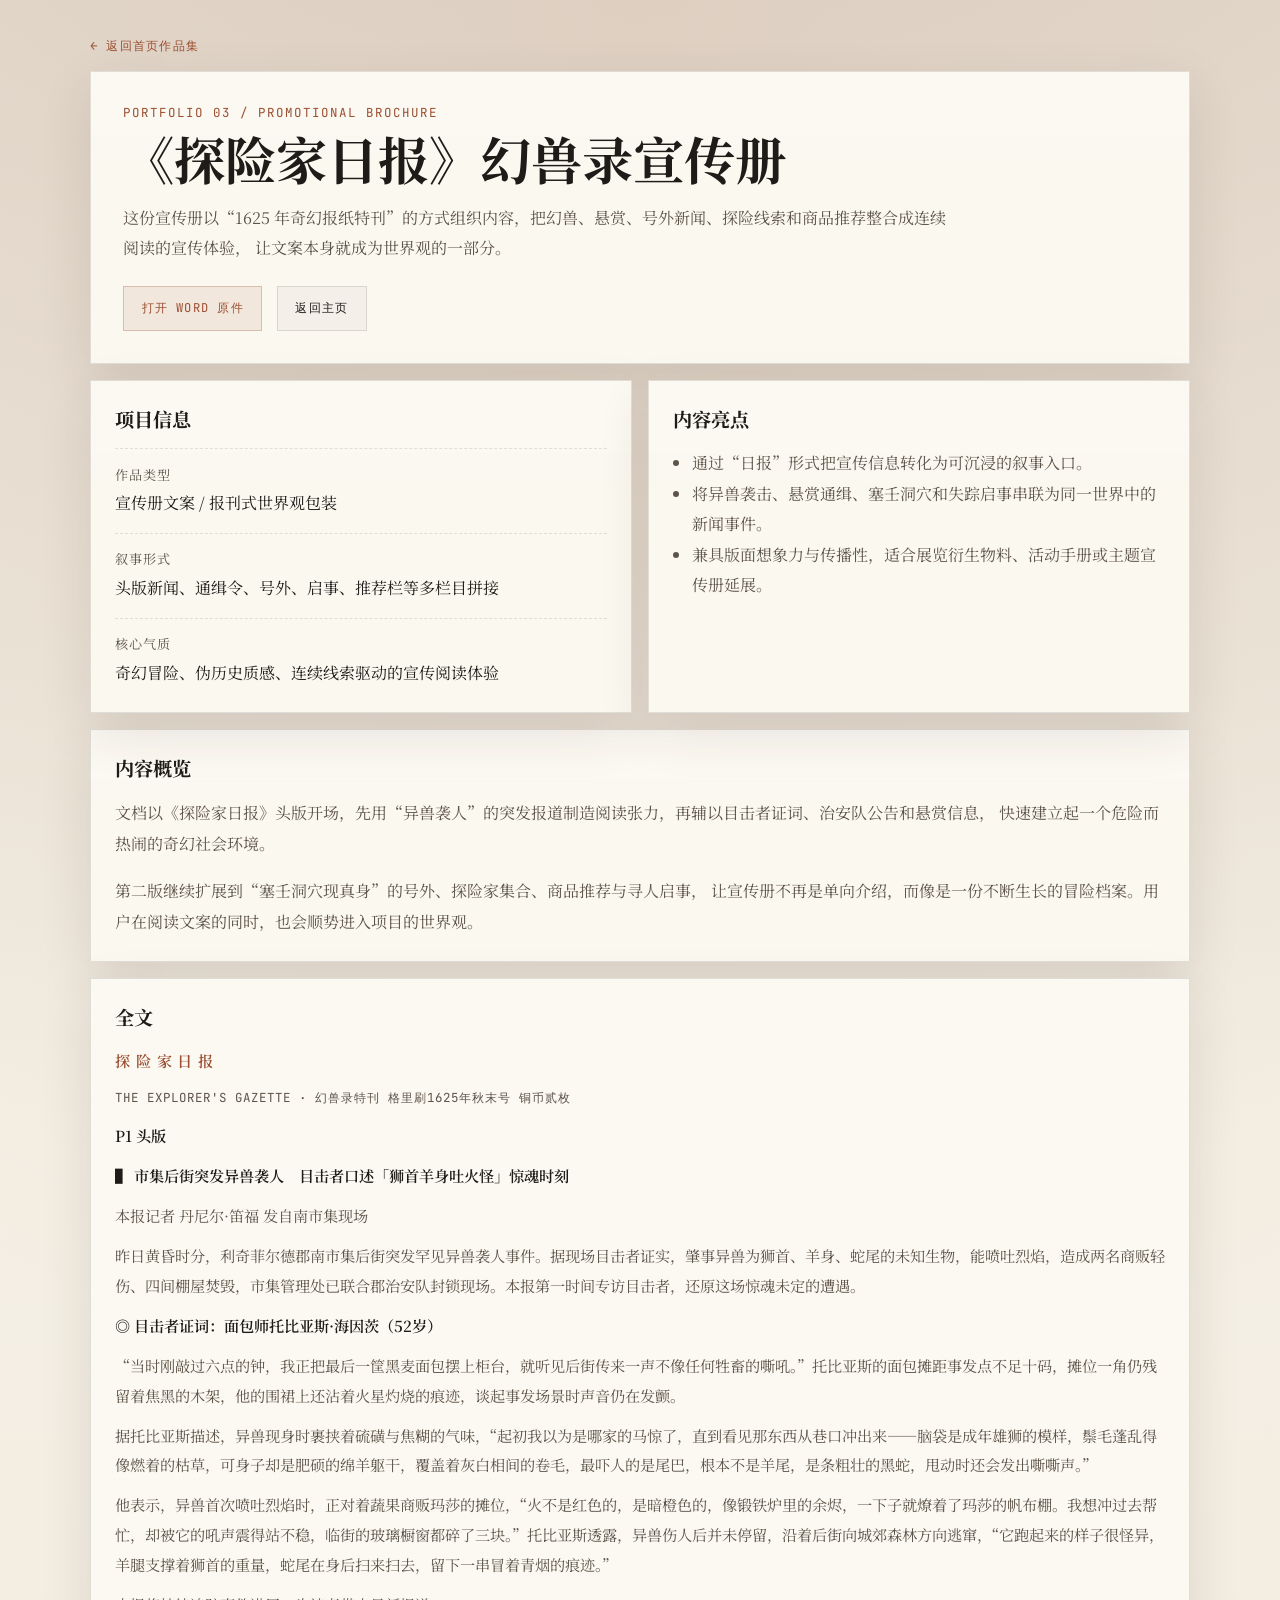
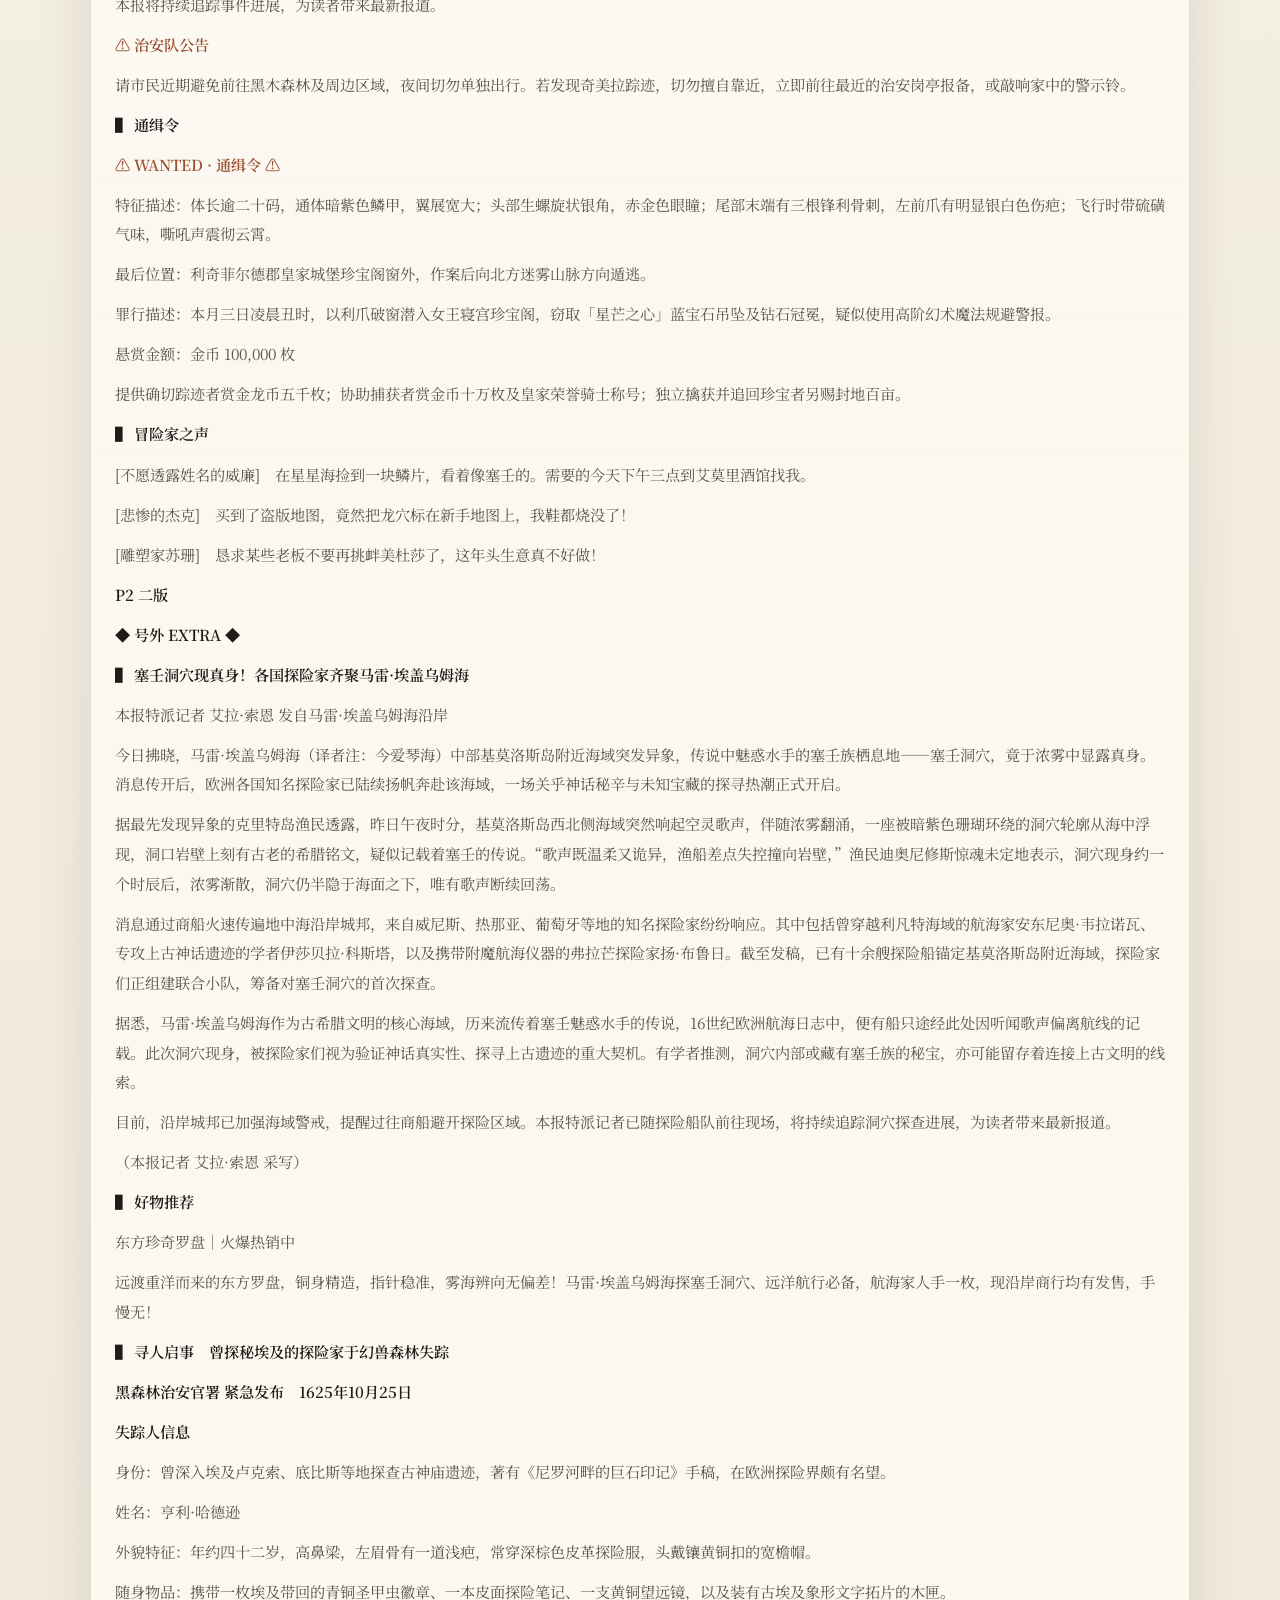
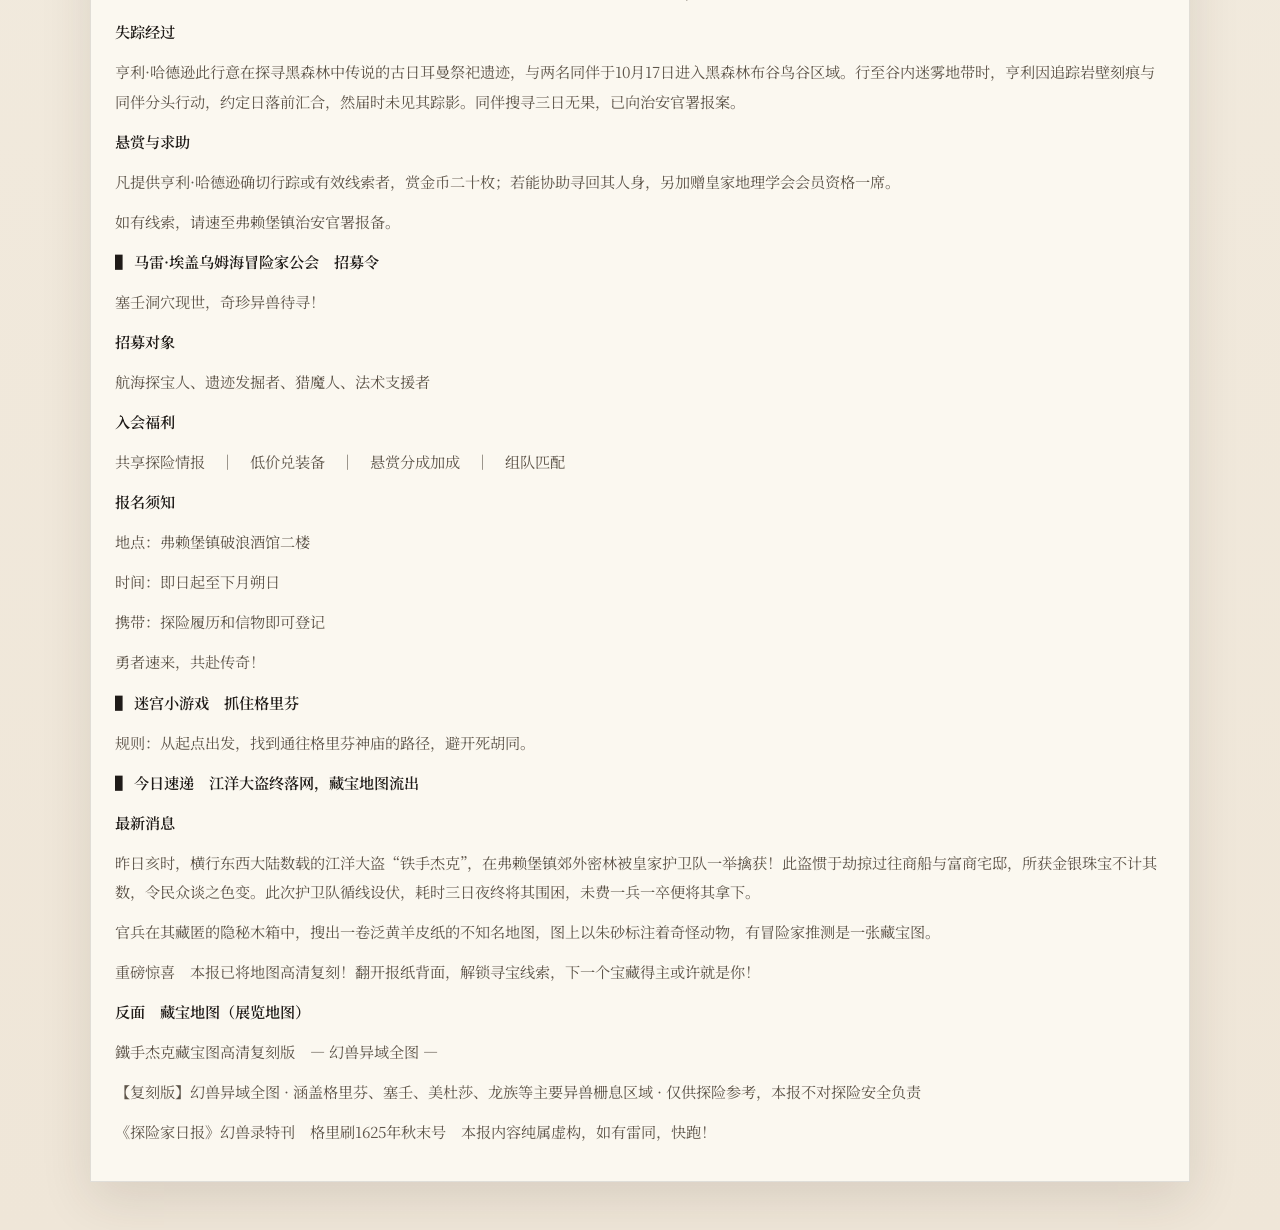
<file: portfolio/explorer.html>
<!doctype html>
<html lang="zh-CN">
  <head>
    <meta charset="utf-8" />
    <meta name="viewport" content="width=device-width, initial-scale=1" />
    <title>《探险家日报》幻兽录宣传册</title>
    <meta
      name="description"
      content="宣传册作品页，展示《探险家日报》幻兽录特刊如何以报刊形式构建奇幻世界观与宣传叙事。"
    />
    <link rel="preconnect" href="https://fonts.googleapis.com" />
    <link rel="preconnect" href="https://fonts.gstatic.com" crossorigin />
    <link
      href="https://fonts.googleapis.com/css2?family=JetBrains+Mono:wght@400;500;700&family=Noto+Serif+SC:wght@400;500;600;700&display=swap"
      rel="stylesheet"
    />
    <link rel="stylesheet" href="portfolio.css" />
  </head>
  <body>
    <main class="project-shell">
      <a class="back-link" href="../index.html#works">← 返回首页作品集</a>

      <header class="project-hero">
        <p class="project-kicker">Portfolio 03 / Promotional Brochure</p>
        <h1>《探险家日报》幻兽录宣传册</h1>
        <p class="project-lead">
          这份宣传册以“1625 年奇幻报纸特刊”的方式组织内容，把幻兽、悬赏、号外新闻、探险线索和商品推荐整合成连续阅读的宣传体验，
          让文案本身就成为世界观的一部分。
        </p>

        <div class="project-actions">
          <a
            class="action-btn primary"
            href="../assets/portfolio/explorers-gazette-bestiary.docx"
            target="_blank"
            rel="noopener"
            >打开 Word 原件</a
          >
          <a class="action-btn" href="../index.html#works">返回主页</a>
        </div>
      </header>

      <section class="project-grid">
        <article class="info-card">
          <h2>项目信息</h2>
          <dl class="meta-list">
            <div>
              <dt>作品类型</dt>
              <dd>宣传册文案 / 报刊式世界观包装</dd>
            </div>
            <div>
              <dt>叙事形式</dt>
              <dd>头版新闻、通缉令、号外、启事、推荐栏等多栏目拼接</dd>
            </div>
            <div>
              <dt>核心气质</dt>
              <dd>奇幻冒险、伪历史质感、连续线索驱动的宣传阅读体验</dd>
            </div>
          </dl>
        </article>

        <article class="info-card">
          <h2>内容亮点</h2>
          <ul class="highlight-list">
            <li>通过“日报”形式把宣传信息转化为可沉浸的叙事入口。</li>
            <li>将异兽袭击、悬赏通缉、塞壬洞穴和失踪启事串联为同一世界中的新闻事件。</li>
            <li>兼具版面想象力与传播性，适合展览衍生物料、活动手册或主题宣传册延展。</li>
          </ul>
        </article>
      </section>

      <section class="content-card">
        <h2>内容概览</h2>
        <p>
          文档以《探险家日报》头版开场，先用“异兽袭人”的突发报道制造阅读张力，再辅以目击者证词、治安队公告和悬赏信息，
          快速建立起一个危险而热闹的奇幻社会环境。
        </p>
        <p>
          第二版继续扩展到“塞壬洞穴现真身”的号外、探险家集合、商品推荐与寻人启事，
          让宣传册不再是单向介绍，而像是一份不断生长的冒险档案。用户在阅读文案的同时，也会顺势进入项目的世界观。
        </p>
      </section>

      <section class="excerpt-card">
        <h2>全文</h2>
        <div class="doc-content">
          <p class="doc-title">探  险  家  日  报</p>
          <p class="doc-meta">
            THE EXPLORER'S GAZETTE · 幻兽录特刊  格里刷1625年秋末号  铜币贰枚
          </p>
          <p class="doc-heading">P1  头版</p>
          <p class="doc-heading">▌ 市集后街突发异兽袭人　目击者口述「狮首羊身吐火怪」惊魂时刻</p>
          <p>本报记者 丹尼尔·笛福 发自南市集现场</p>
          <p>
            昨日黄昏时分，利奇菲尔德郡南市集后街突发罕见异兽袭人事件。据现场目击者证实，肇事异兽为狮首、羊身、蛇尾的未知生物，能喷吐烈焰，造成两名商贩轻伤、四间棚屋焚毁，市集管理处已联合郡治安队封锁现场。本报第一时间专访目击者，还原这场惊魂未定的遭遇。
          </p>
          <p class="doc-heading">◎ 目击者证词：面包师托比亚斯·海因茨（52岁）</p>
          <p>
            “当时刚敲过六点的钟，我正把最后一筐黑麦面包摆上柜台，就听见后街传来一声不像任何牲畜的嘶吼。”托比亚斯的面包摊距事发点不足十码，摊位一角仍残留着焦黑的木架，他的围裙上还沾着火星灼烧的痕迹，谈起事发场景时声音仍在发颤。
          </p>
          <p>
            据托比亚斯描述，异兽现身时裹挟着硫磺与焦糊的气味，“起初我以为是哪家的马惊了，直到看见那东西从巷口冲出来——脑袋是成年雄狮的模样，鬃毛蓬乱得像燃着的枯草，可身子却是肥硕的绵羊躯干，覆盖着灰白相间的卷毛，最吓人的是尾巴，根本不是羊尾，是条粗壮的黑蛇，甩动时还会发出嘶嘶声。”
          </p>
          <p>
            他表示，异兽首次喷吐烈焰时，正对着蔬果商贩玛莎的摊位，“火不是红色的，是暗橙色的，像锻铁炉里的余烬，一下子就燎着了玛莎的帆布棚。我想冲过去帮忙，却被它的吼声震得站不稳，临街的玻璃橱窗都碎了三块。”托比亚斯透露，异兽伤人后并未停留，沿着后街向城郊森林方向逃窜，“它跑起来的样子很怪异，羊腿支撑着狮首的重量，蛇尾在身后扫来扫去，留下一串冒着青烟的痕迹。”
          </p>
          <p>本报将持续追踪事件进展，为读者带来最新报道。</p>
          <p class="doc-alert">⚠  治安队公告</p>
          <p>
            请市民近期避免前往黑木森林及周边区域，夜间切勿单独出行。若发现奇美拉踪迹，切勿擅自靠近，立即前往最近的治安岗亭报备，或敲响家中的警示铃。
          </p>
          <p class="doc-heading">▌ 通缉令</p>
          <p class="doc-alert">⚠  WANTED · 通缉令  ⚠</p>
          <p>
            特征描述：体长逾二十码，通体暗紫色鳞甲，翼展宽大；头部生螺旋状银角，赤金色眼瞳；尾部末端有三根锋利骨刺，左前爪有明显银白色伤疤；飞行时带硫磺气味，嘶吼声震彻云霄。
          </p>
          <p>最后位置：利奇菲尔德郡皇家城堡珍宝阁窗外，作案后向北方迷雾山脉方向遁逃。</p>
          <p>
            罪行描述：本月三日凌晨丑时，以利爪破窗潜入女王寝宫珍宝阁，窃取「星芒之心」蓝宝石吊坠及钻石冠冕，疑似使用高阶幻术魔法规避警报。
          </p>
          <p>悬赏金额：金币 100,000 枚</p>
          <p>提供确切踪迹者赏金龙币五千枚；协助捕获者赏金币十万枚及皇家荣誉骑士称号；独立擒获并追回珍宝者另赐封地百亩。</p>
          <p class="doc-heading">▌ 冒险家之声</p>
          <p>[不愿透露姓名的威廉]　在星星海捡到一块鳞片，看着像塞壬的。需要的今天下午三点到艾莫里酒馆找我。</p>
          <p>[悲惨的杰克]　买到了盗版地图，竟然把龙穴标在新手地图上，我鞋都烧没了！</p>
          <p>[雕塑家苏珊]　恳求某些老板不要再挑衅美杜莎了，这年头生意真不好做！</p>
          <p class="doc-heading">P2  二版</p>
          <p class="doc-heading">◆  号外  EXTRA  ◆</p>
          <p class="doc-heading">▌ 塞壬洞穴现真身！各国探险家齐聚马雷·埃盖乌姆海</p>
          <p>本报特派记者 艾拉·索恩 发自马雷·埃盖乌姆海沿岸</p>
          <p>
            今日拂晓，马雷·埃盖乌姆海（译者注：今爱琴海）中部基莫洛斯岛附近海域突发异象，传说中魅惑水手的塞壬族栖息地——塞壬洞穴，竟于浓雾中显露真身。消息传开后，欧洲各国知名探险家已陆续扬帆奔赴该海域，一场关乎神话秘辛与未知宝藏的探寻热潮正式开启。
          </p>
          <p>
            据最先发现异象的克里特岛渔民透露，昨日午夜时分，基莫洛斯岛西北侧海域突然响起空灵歌声，伴随浓雾翻涌，一座被暗紫色珊瑚环绕的洞穴轮廓从海中浮现，洞口岩壁上刻有古老的希腊铭文，疑似记载着塞壬的传说。“歌声既温柔又诡异，渔船差点失控撞向岩壁，”渔民迪奥尼修斯惊魂未定地表示，洞穴现身约一个时辰后，浓雾渐散，洞穴仍半隐于海面之下，唯有歌声断续回荡。
          </p>
          <p>
            消息通过商船火速传遍地中海沿岸城邦，来自威尼斯、热那亚、葡萄牙等地的知名探险家纷纷响应。其中包括曾穿越利凡特海域的航海家安东尼奥·韦拉诺瓦、专攻上古神话遗迹的学者伊莎贝拉·科斯塔，以及携带附魔航海仪器的弗拉芒探险家扬·布鲁日。截至发稿，已有十余艘探险船锚定基莫洛斯岛附近海域，探险家们正组建联合小队，筹备对塞壬洞穴的首次探查。
          </p>
          <p>
            据悉，马雷·埃盖乌姆海作为古希腊文明的核心海域，历来流传着塞壬魅惑水手的传说，16世纪欧洲航海日志中，便有船只途经此处因听闻歌声偏离航线的记载。此次洞穴现身，被探险家们视为验证神话真实性、探寻上古遗迹的重大契机。有学者推测，洞穴内部或藏有塞壬族的秘宝，亦可能留存着连接上古文明的线索。
          </p>
          <p>
            目前，沿岸城邦已加强海域警戒，提醒过往商船避开探险区域。本报特派记者已随探险船队前往现场，将持续追踪洞穴探查进展，为读者带来最新报道。
          </p>
          <p>（本报记者 艾拉·索恩 采写）</p>
          <p class="doc-heading">▌ 好物推荐</p>
          <p>东方珍奇罗盘｜火爆热销中</p>
          <p>
            远渡重洋而来的东方罗盘，铜身精造，指针稳准，雾海辨向无偏差！马雷·埃盖乌姆海探塞壬洞穴、远洋航行必备，航海家人手一枚，现沿岸商行均有发售，手慢无！
          </p>
          <p class="doc-heading">▌ 寻人启事　曾探秘埃及的探险家于幻兽森林失踪</p>
          <p class="doc-heading">黑森林治安官署  紧急发布　1625年10月25日</p>
          <p class="doc-heading">失踪人信息</p>
          <p>身份：曾深入埃及卢克索、底比斯等地探查古神庙遗迹，著有《尼罗河畔的巨石印记》手稿，在欧洲探险界颇有名望。</p>
          <p>姓名：亨利·哈德逊</p>
          <p>外貌特征：年约四十二岁，高鼻梁，左眉骨有一道浅疤，常穿深棕色皮革探险服，头戴镶黄铜扣的宽檐帽。</p>
          <p>随身物品：携带一枚埃及带回的青铜圣甲虫徽章、一本皮面探险笔记、一支黄铜望远镜，以及装有古埃及象形文字拓片的木匣。</p>
          <p class="doc-heading">失踪经过</p>
          <p>
            亨利·哈德逊此行意在探寻黑森林中传说的古日耳曼祭祀遗迹，与两名同伴于10月17日进入黑森林布谷鸟谷区域。行至谷内迷雾地带时，亨利因追踪岩壁刻痕与同伴分头行动，约定日落前汇合，然届时未见其踪影。同伴搜寻三日无果，已向治安官署报案。
          </p>
          <p class="doc-heading">悬赏与求助</p>
          <p>凡提供亨利·哈德逊确切行踪或有效线索者，赏金币二十枚；若能协助寻回其人身，另加赠皇家地理学会会员资格一席。</p>
          <p>如有线索，请速至弗赖堡镇治安官署报备。</p>
          <p class="doc-heading">▌ 马雷·埃盖乌姆海冒险家公会　招募令</p>
          <p>塞壬洞穴现世，奇珍异兽待寻！</p>
          <p class="doc-heading">招募对象</p>
          <p>航海探宝人、遗迹发掘者、猎魔人、法术支援者</p>
          <p class="doc-heading">入会福利</p>
          <p>共享探险情报　｜　低价兑装备　｜　悬赏分成加成　｜　组队匹配</p>
          <p class="doc-heading">报名须知</p>
          <p>地点：弗赖堡镇破浪酒馆二楼</p>
          <p>时间：即日起至下月朔日</p>
          <p>携带：探险履历和信物即可登记</p>
          <p>勇者速来，共赴传奇！</p>
          <p class="doc-heading">▌ 迷宫小游戏　抓住格里芬</p>
          <p>规则：从起点出发，找到通往格里芬神庙的路径，避开死胡同。</p>
          <p class="doc-heading">▌ 今日速递　江洋大盗终落网，藏宝地图流出</p>
          <p class="doc-heading">最新消息</p>
          <p>
            昨日亥时，横行东西大陆数载的江洋大盗“铁手杰克”，在弗赖堡镇郊外密林被皇家护卫队一举擒获！此盗惯于劫掠过往商船与富商宅邸，所获金银珠宝不计其数，令民众谈之色变。此次护卫队循线设伏，耗时三日夜终将其围困，未费一兵一卒便将其拿下。
          </p>
          <p>
            官兵在其藏匿的隐秘木箱中，搜出一卷泛黄羊皮纸的不知名地图，图上以朱砂标注着奇怪动物，有冒险家推测是一张藏宝图。
          </p>
          <p>重磅惊喜　本报已将地图高清复刻！翻开报纸背面，解锁寻宝线索，下一个宝藏得主或许就是你！</p>
          <p class="doc-heading">反面　藏宝地图（展览地图）</p>
          <p>鐵手杰克藏宝图高清复刻版　— 幻兽异域全图 —</p>
          <p>【复刻版】幻兽异域全图 · 涵盖格里芬、塞壬、美杜莎、龙族等主要异兽栅息区域 · 仅供探险参考，本报不对探险安全负责</p>
          <p>《探险家日报》幻兽录特刊　格里刷1625年秋末号　本报内容纯属虚构，如有雷同，快跑！</p>
        </div>
      </section>
    </main>
  </body>
</html>
</file>
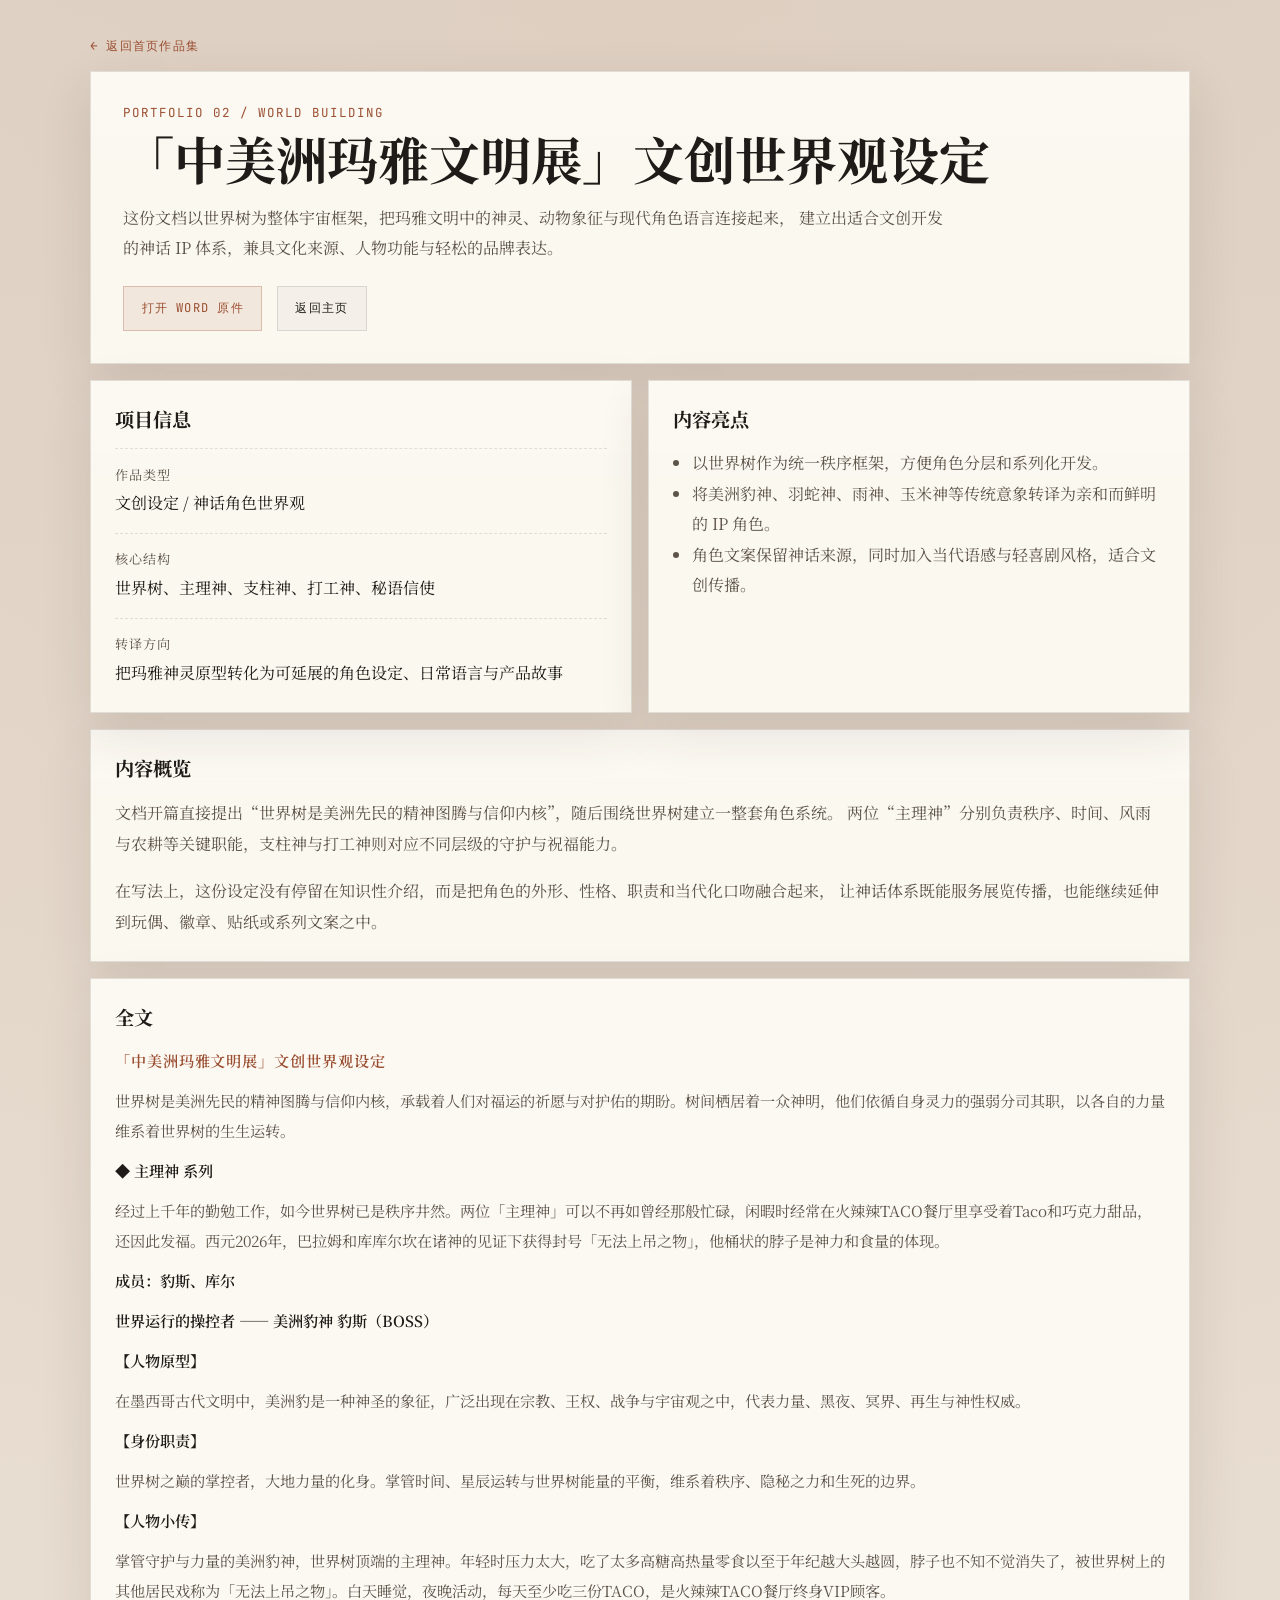
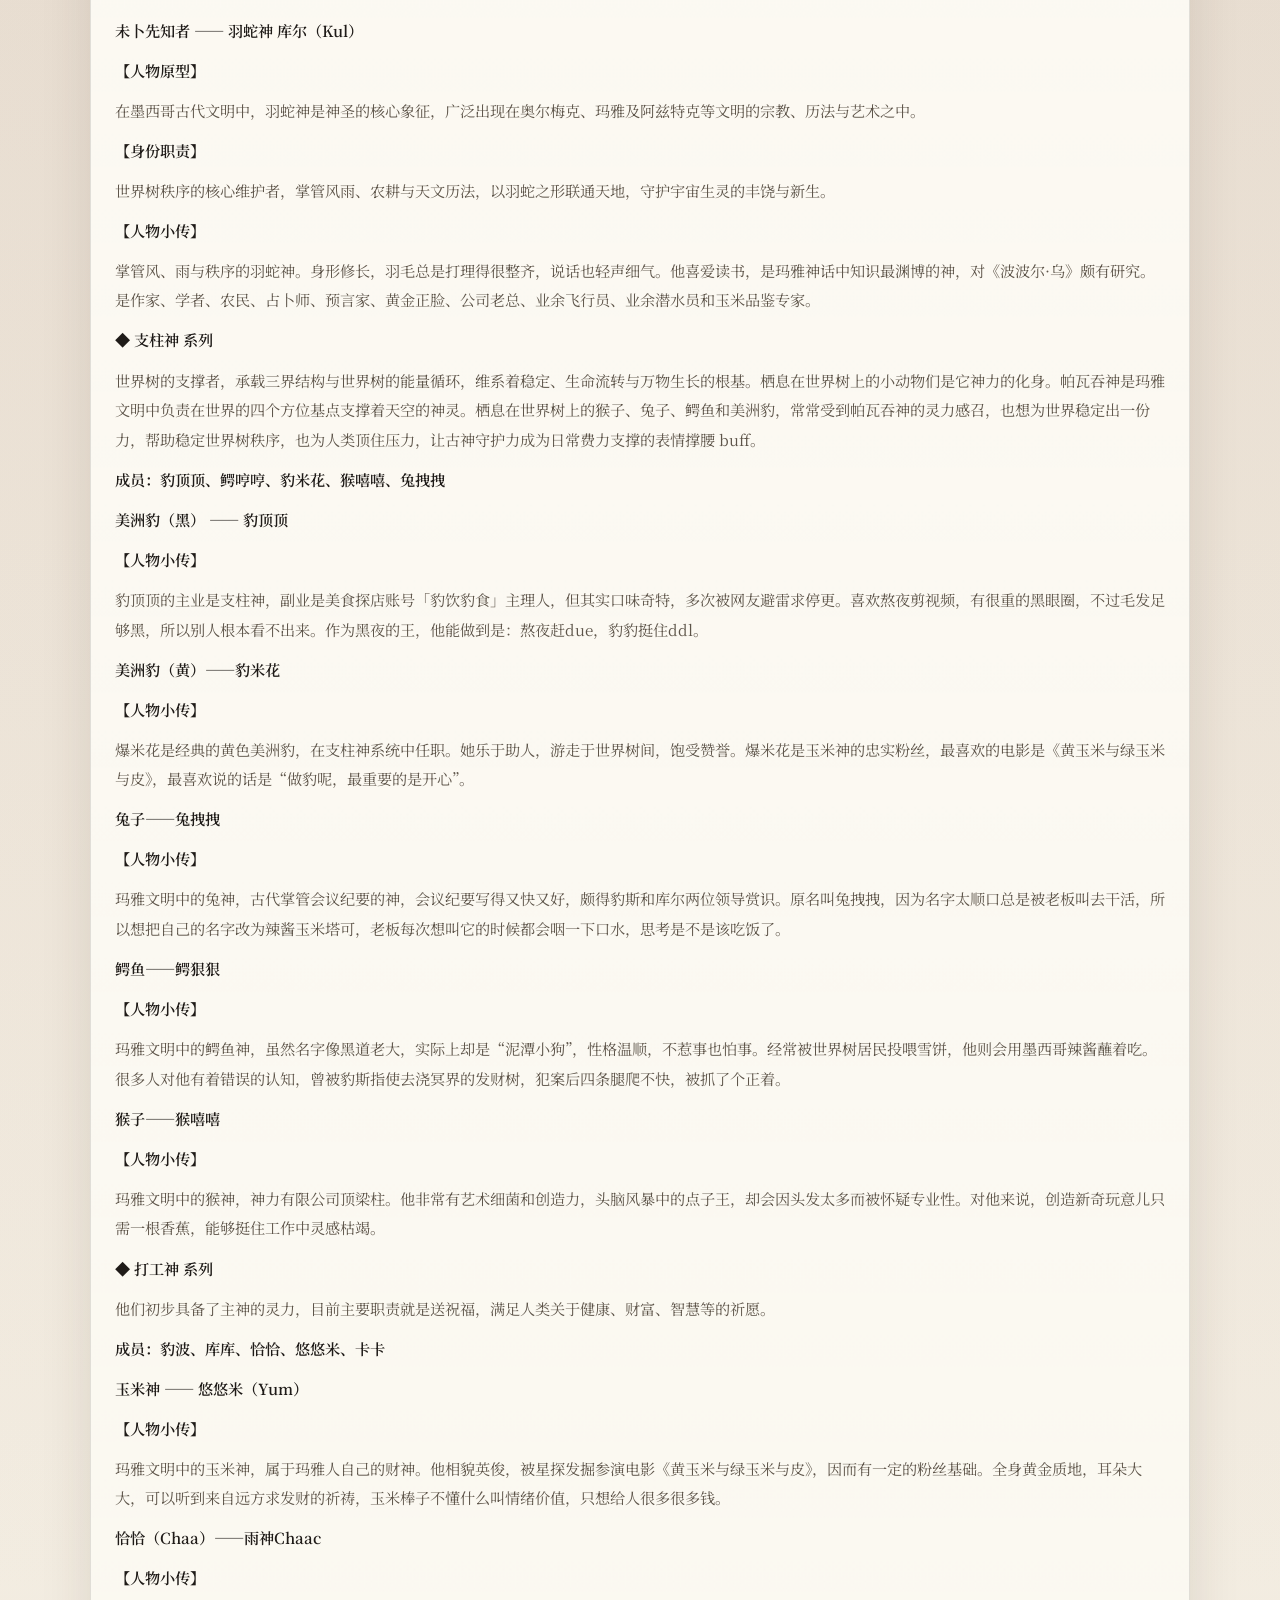
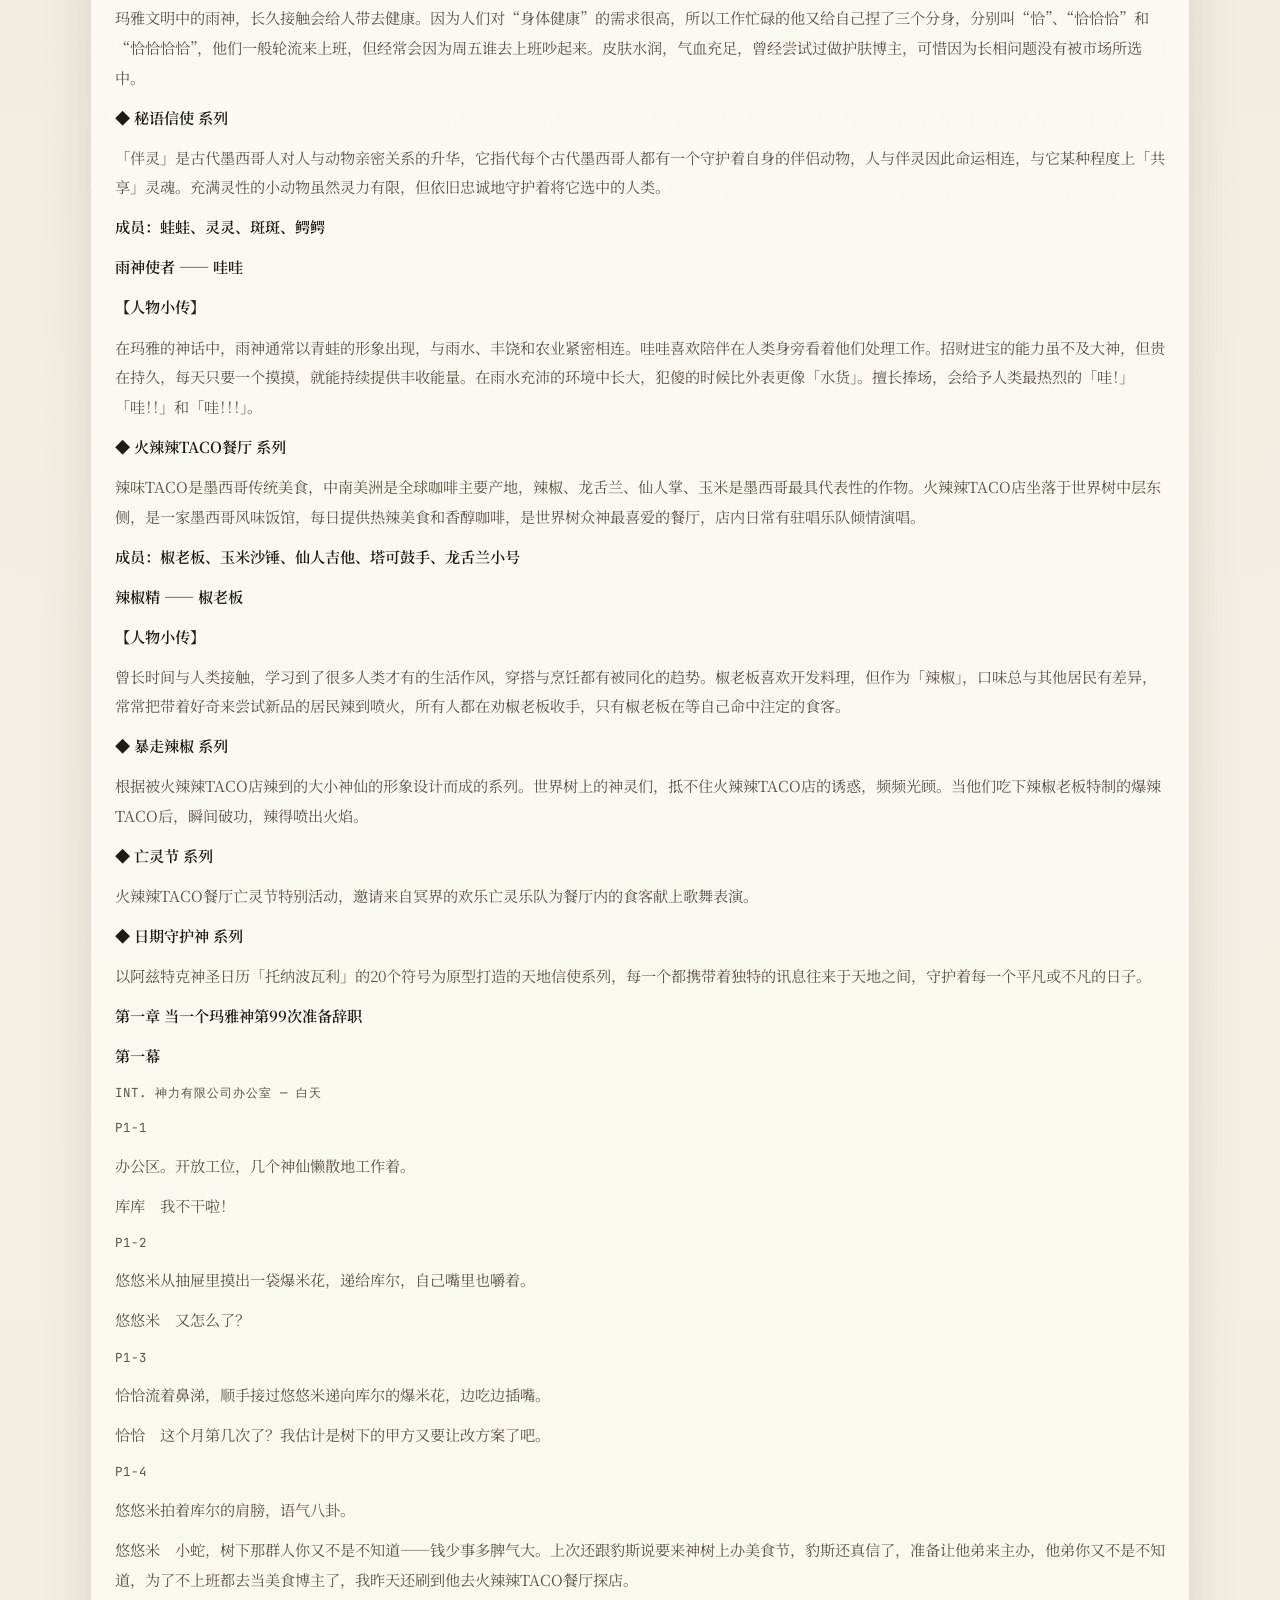
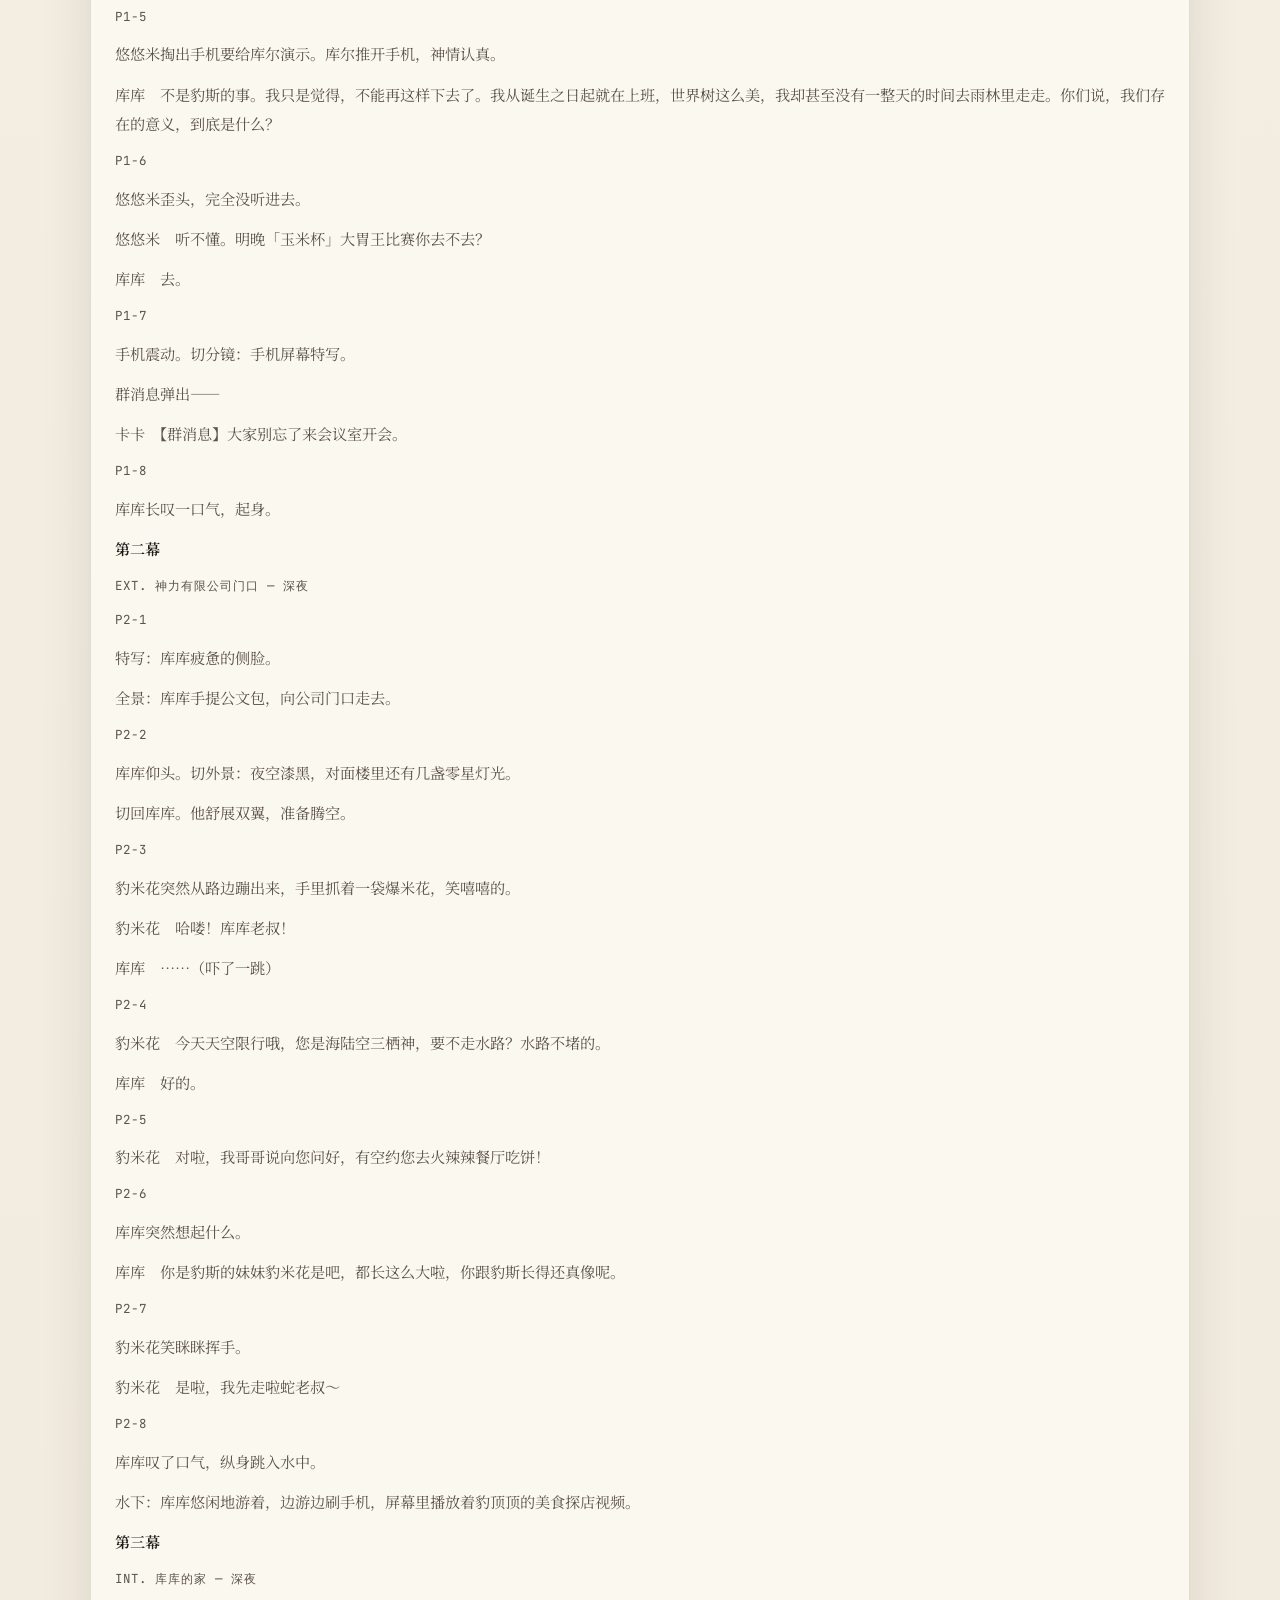
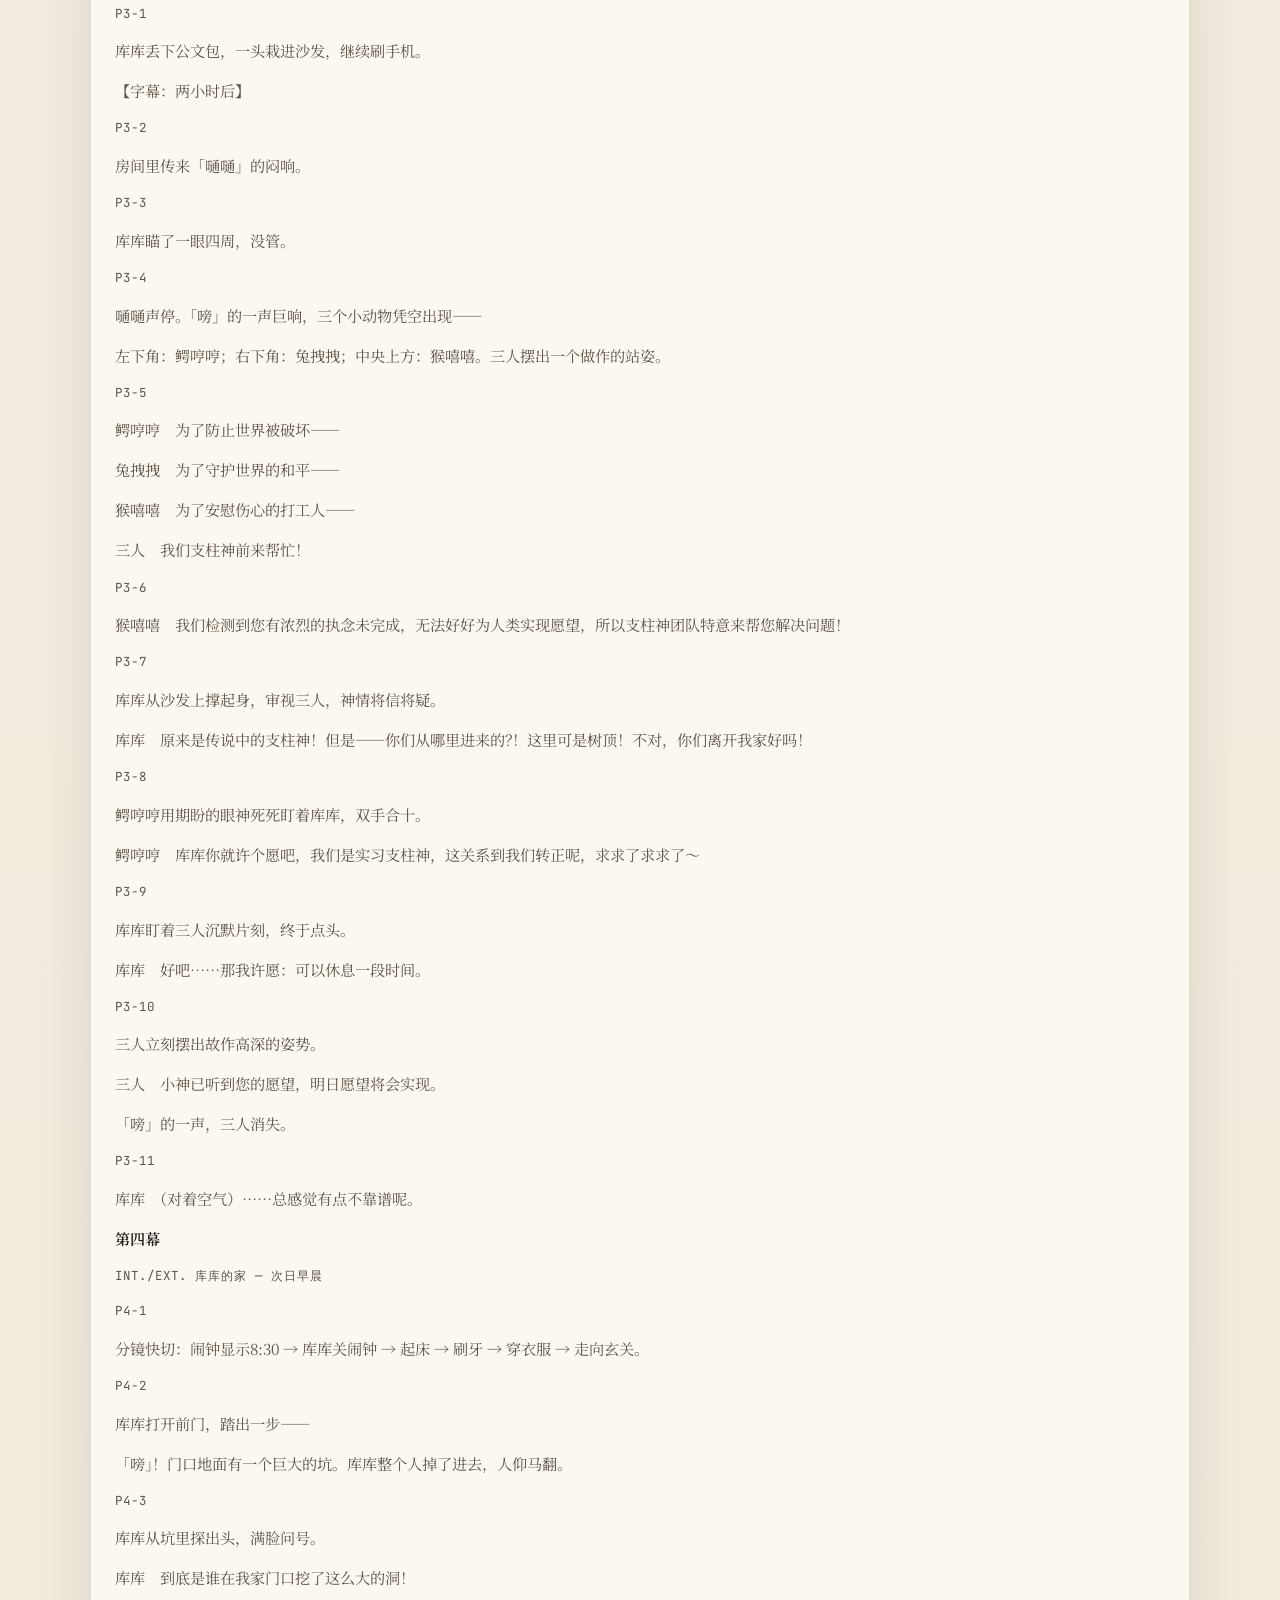
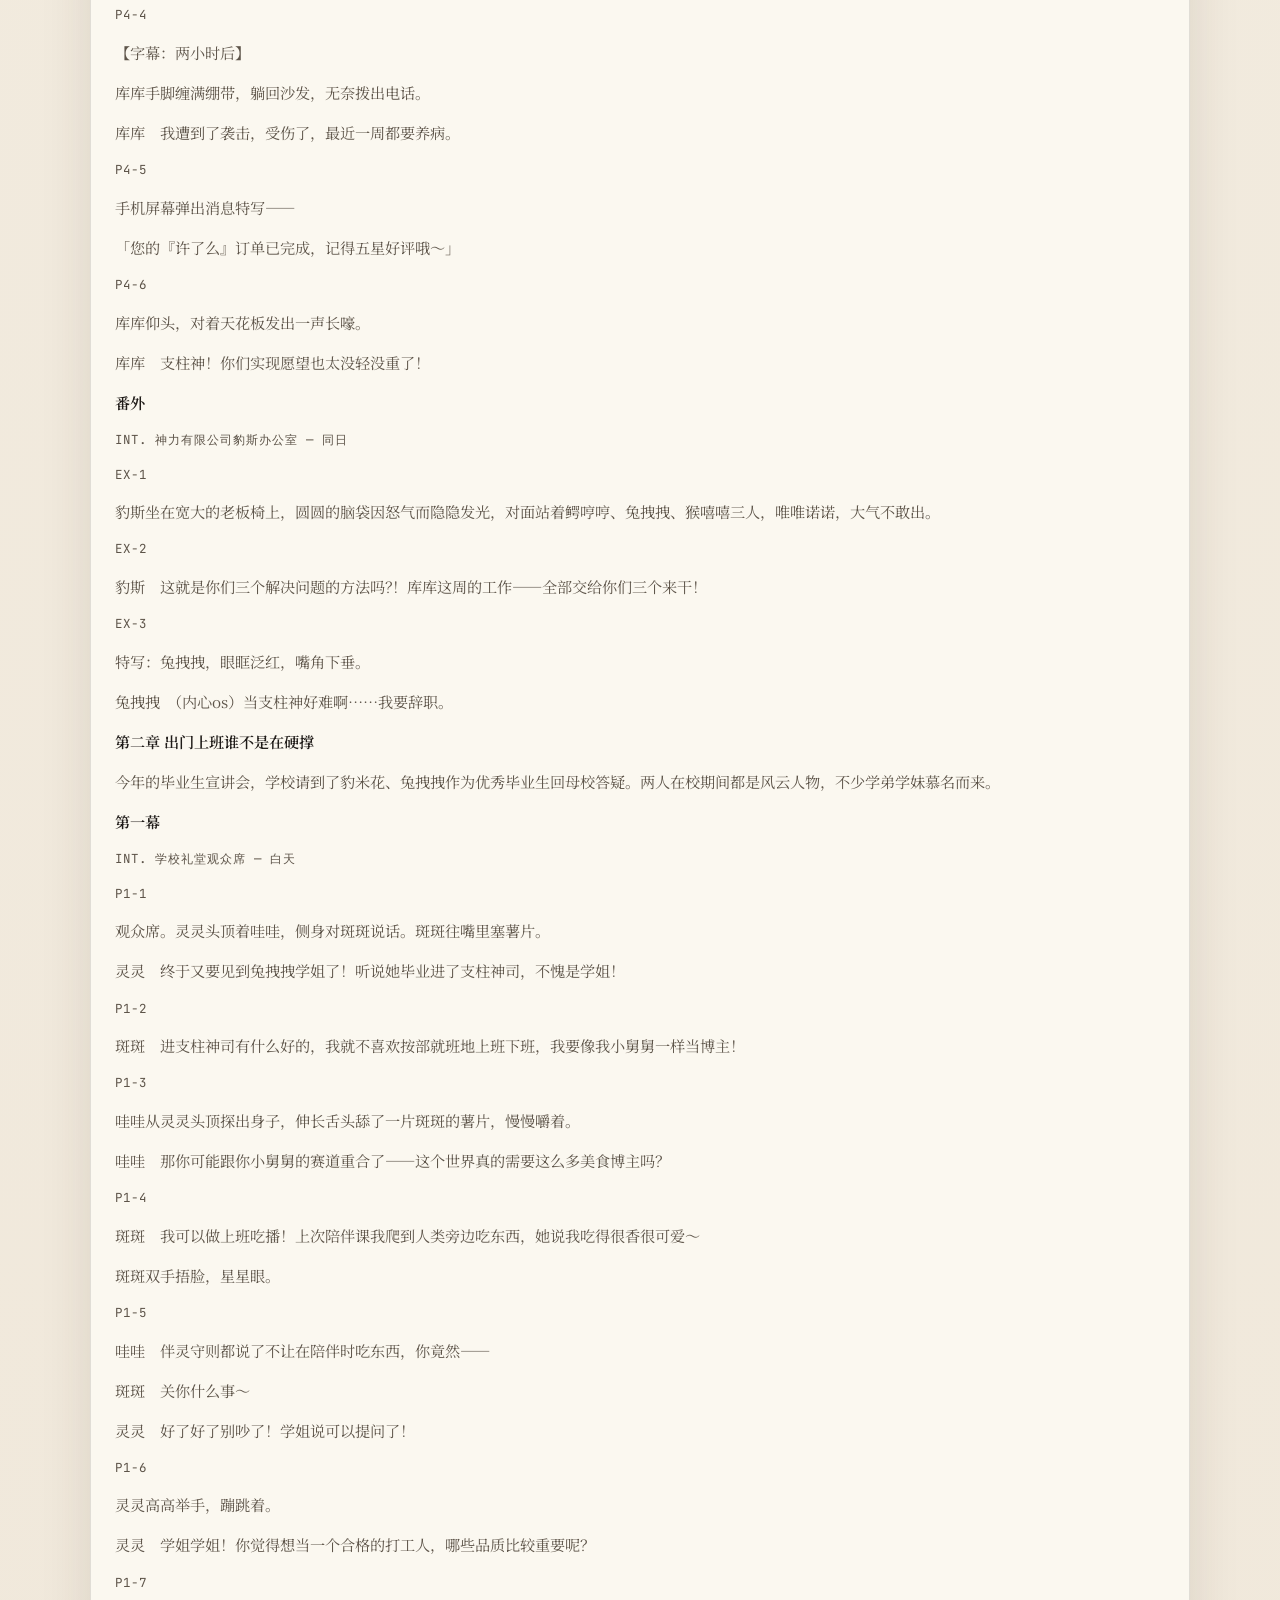
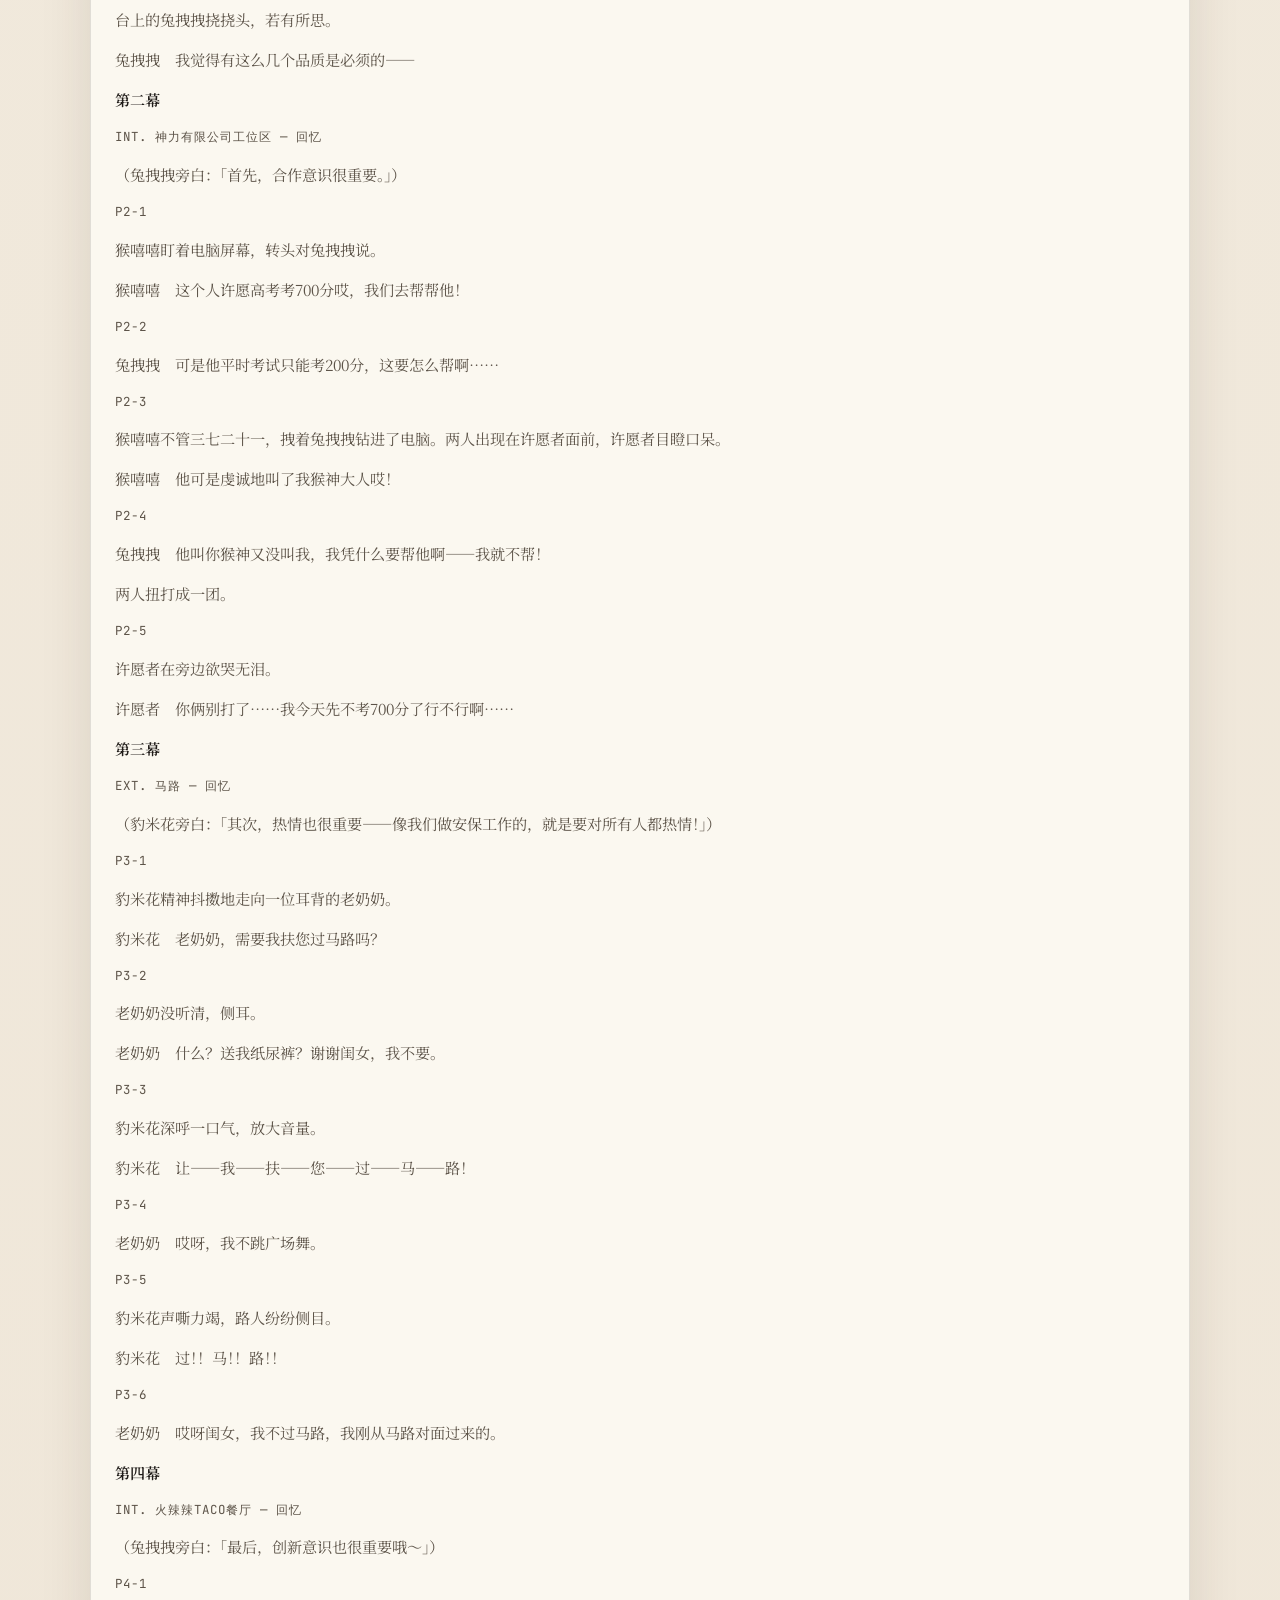
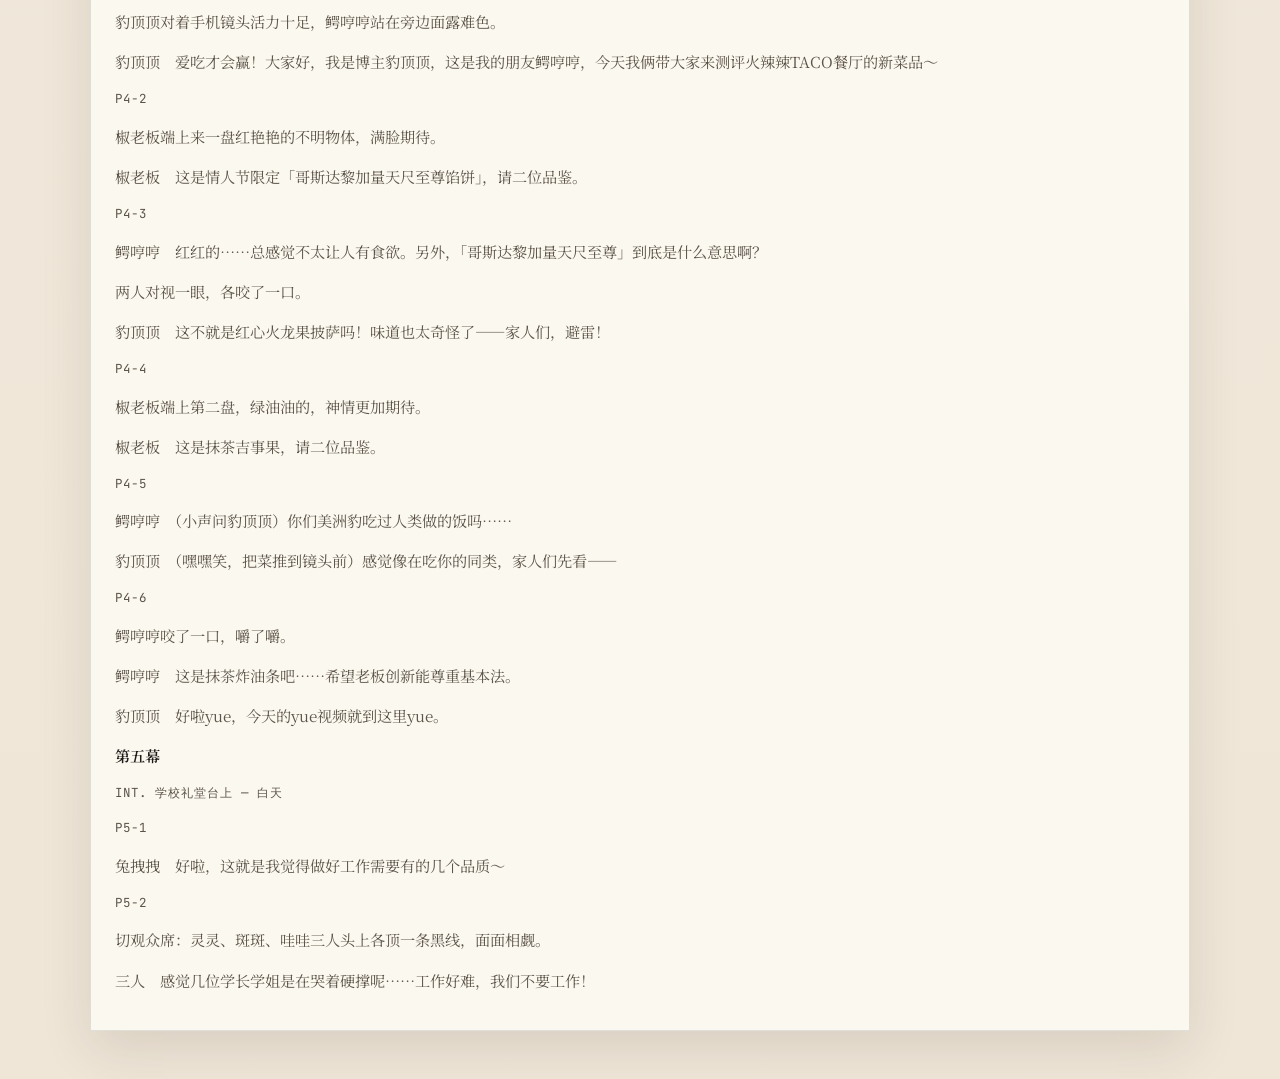
<file: portfolio/maya.html>
<!doctype html>
<html lang="zh-CN">
  <head>
    <meta charset="utf-8" />
    <meta name="viewport" content="width=device-width, initial-scale=1" />
    <title>「中美洲玛雅文明展」文创世界观设定</title>
    <meta
      name="description"
      content="文创世界观设定作品页，展示《中美洲玛雅文明展》项目中围绕世界树与玛雅神灵展开的角色系统。"
    />
    <link rel="preconnect" href="https://fonts.googleapis.com" />
    <link rel="preconnect" href="https://fonts.gstatic.com" crossorigin />
    <link
      href="https://fonts.googleapis.com/css2?family=JetBrains+Mono:wght@400;500;700&family=Noto+Serif+SC:wght@400;500;600;700&display=swap"
      rel="stylesheet"
    />
    <link rel="stylesheet" href="portfolio.css" />
  </head>
  <body>
    <main class="project-shell">
      <a class="back-link" href="../index.html#works">← 返回首页作品集</a>

      <header class="project-hero">
        <p class="project-kicker">Portfolio 02 / World Building</p>
        <h1>「中美洲玛雅文明展」文创世界观设定</h1>
        <p class="project-lead">
          这份文档以世界树为整体宇宙框架，把玛雅文明中的神灵、动物象征与现代角色语言连接起来，
          建立出适合文创开发的神话 IP 体系，兼具文化来源、人物功能与轻松的品牌表达。
        </p>

        <div class="project-actions">
          <a
            class="action-btn primary"
            href="../assets/portfolio/maya-worldbuilding.docx"
            target="_blank"
            rel="noopener"
            >打开 Word 原件</a
          >
          <a class="action-btn" href="../index.html#works">返回主页</a>
        </div>
      </header>

      <section class="project-grid">
        <article class="info-card">
          <h2>项目信息</h2>
          <dl class="meta-list">
            <div>
              <dt>作品类型</dt>
              <dd>文创设定 / 神话角色世界观</dd>
            </div>
            <div>
              <dt>核心结构</dt>
              <dd>世界树、主理神、支柱神、打工神、秘语信使</dd>
            </div>
            <div>
              <dt>转译方向</dt>
              <dd>把玛雅神灵原型转化为可延展的角色设定、日常语言与产品故事</dd>
            </div>
          </dl>
        </article>

        <article class="info-card">
          <h2>内容亮点</h2>
          <ul class="highlight-list">
            <li>以世界树作为统一秩序框架，方便角色分层和系列化开发。</li>
            <li>将美洲豹神、羽蛇神、雨神、玉米神等传统意象转译为亲和而鲜明的 IP 角色。</li>
            <li>角色文案保留神话来源，同时加入当代语感与轻喜剧风格，适合文创传播。</li>
          </ul>
        </article>
      </section>

      <section class="content-card">
        <h2>内容概览</h2>
        <p>
          文档开篇直接提出“世界树是美洲先民的精神图腾与信仰内核”，随后围绕世界树建立一整套角色系统。
          两位“主理神”分别负责秩序、时间、风雨与农耕等关键职能，支柱神与打工神则对应不同层级的守护与祝福能力。
        </p>
        <p>
          在写法上，这份设定没有停留在知识性介绍，而是把角色的外形、性格、职责和当代化口吻融合起来，
          让神话体系既能服务展览传播，也能继续延伸到玩偶、徽章、贴纸或系列文案之中。
        </p>
      </section>

      <section class="excerpt-card">
        <h2>全文</h2>
        <div class="doc-content">
          <p class="doc-title">「中美洲玛雅文明展」文创世界观设定</p>
          <p>
            世界树是美洲先民的精神图腾与信仰内核，承载着人们对福运的祈愿与对护佑的期盼。树间栖居着一众神明，他们依循自身灵力的强弱分司其职，以各自的力量维系着世界树的生生运转。
          </p>
          <p class="doc-heading">◆ 主理神 系列</p>
          <p>
            经过上千年的勤勉工作，如今世界树已是秩序井然。两位「主理神」可以不再如曾经那般忙碌，闲暇时经常在火辣辣TACO餐厅里享受着Taco和巧克力甜品，还因此发福。西元2026年，巴拉姆和库库尔坎在诸神的见证下获得封号「无法上吊之物」，他桶状的脖子是神力和食量的体现。
          </p>
          <p class="doc-heading">成员：豹斯、库尔</p>
          <p class="doc-heading">世界运行的操控者 —— 美洲豹神 豹斯（BOSS）</p>
          <p class="doc-heading">【人物原型】</p>
          <p>
            在墨西哥古代文明中，美洲豹是一种神圣的象征，广泛出现在宗教、王权、战争与宇宙观之中，代表力量、黑夜、冥界、再生与神性权威。
          </p>
          <p class="doc-heading">【身份职责】</p>
          <p>
            世界树之巅的掌控者，大地力量的化身。掌管时间、星辰运转与世界树能量的平衡，维系着秩序、隐秘之力和生死的边界。
          </p>
          <p class="doc-heading">【人物小传】</p>
          <p>
            掌管守护与力量的美洲豹神，世界树顶端的主理神。年轻时压力太大，吃了太多高糖高热量零食以至于年纪越大头越圆，脖子也不知不觉消失了，被世界树上的其他居民戏称为「无法上吊之物」。白天睡觉，夜晚活动，每天至少吃三份TACO，是火辣辣TACO餐厅终身VIP顾客。
          </p>
          <p class="doc-heading">未卜先知者 —— 羽蛇神 库尔（Kul）</p>
          <p class="doc-heading">【人物原型】</p>
          <p>
            在墨西哥古代文明中，羽蛇神是神圣的核心象征，广泛出现在奥尔梅克、玛雅及阿兹特克等文明的宗教、历法与艺术之中。
          </p>
          <p class="doc-heading">【身份职责】</p>
          <p>
            世界树秩序的核心维护者，掌管风雨、农耕与天文历法，以羽蛇之形联通天地，守护宇宙生灵的丰饶与新生。
          </p>
          <p class="doc-heading">【人物小传】</p>
          <p>
            掌管风、雨与秩序的羽蛇神。身形修长，羽毛总是打理得很整齐，说话也轻声细气。他喜爱读书，是玛雅神话中知识最渊博的神，对《波波尔·乌》颇有研究。是作家、学者、农民、占卜师、预言家、黄金正脸、公司老总、业余飞行员、业余潜水员和玉米品鉴专家。
          </p>
          <p class="doc-heading">◆ 支柱神 系列</p>
          <p>
            世界树的支撑者，承载三界结构与世界树的能量循环，维系着稳定、生命流转与万物生长的根基。栖息在世界树上的小动物们是它神力的化身。帕瓦吞神是玛雅文明中负责在世界的四个方位基点支撑着天空的神灵。栖息在世界树上的猴子、兔子、鳄鱼和美洲豹，常常受到帕瓦吞神的灵力感召，也想为世界稳定出一份力，帮助稳定世界树秩序，也为人类顶住压力，让古神守护力成为日常费力支撑的表情撑腰 buff。
          </p>
          <p class="doc-heading">成员：豹顶顶、鳄哼哼、豹米花、猴嘻嘻、兔拽拽</p>
          <p class="doc-heading">美洲豹（黑） —— 豹顶顶</p>
          <p class="doc-heading">【人物小传】</p>
          <p>
            豹顶顶的主业是支柱神，副业是美食探店账号「豹饮豹食」主理人，但其实口味奇特，多次被网友避雷求停更。喜欢熬夜剪视频，有很重的黑眼圈，不过毛发足够黑，所以别人根本看不出来。作为黑夜的王，他能做到是：熬夜赶due，豹豹挺住ddl。
          </p>
          <p class="doc-heading">美洲豹（黄）——豹米花</p>
          <p class="doc-heading">【人物小传】</p>
          <p>
            爆米花是经典的黄色美洲豹，在支柱神系统中任职。她乐于助人，游走于世界树间，饱受赞誉。爆米花是玉米神的忠实粉丝，最喜欢的电影是《黄玉米与绿玉米与皮》，最喜欢说的话是“做豹呢，最重要的是开心”。
          </p>
          <p class="doc-heading">兔子——兔拽拽</p>
          <p class="doc-heading">【人物小传】</p>
          <p>
            玛雅文明中的兔神，古代掌管会议纪要的神，会议纪要写得又快又好，颇得豹斯和库尔两位领导赏识。原名叫兔拽拽，因为名字太顺口总是被老板叫去干活，所以想把自己的名字改为辣酱玉米塔可，老板每次想叫它的时候都会咽一下口水，思考是不是该吃饭了。
          </p>
          <p class="doc-heading">鳄鱼——鳄狠狠</p>
          <p class="doc-heading">【人物小传】</p>
          <p>
            玛雅文明中的鳄鱼神，虽然名字像黑道老大，实际上却是“泥潭小狗”，性格温顺，不惹事也怕事。经常被世界树居民投喂雪饼，他则会用墨西哥辣酱蘸着吃。很多人对他有着错误的认知，曾被豹斯指使去浇冥界的发财树，犯案后四条腿爬不快，被抓了个正着。
          </p>
          <p class="doc-heading">猴子——猴嘻嘻</p>
          <p class="doc-heading">【人物小传】</p>
          <p>
            玛雅文明中的猴神，神力有限公司顶梁柱。他非常有艺术细菌和创造力，头脑风暴中的点子王，却会因头发太多而被怀疑专业性。对他来说，创造新奇玩意儿只需一根香蕉，能够挺住工作中灵感枯竭。
          </p>
          <p class="doc-heading">◆ 打工神 系列</p>
          <p>
            他们初步具备了主神的灵力，目前主要职责就是送祝福，满足人类关于健康、财富、智慧等的祈愿。
          </p>
          <p class="doc-heading">成员：豹波、库库、恰恰、悠悠米、卡卡</p>
          <p class="doc-heading">玉米神 —— 悠悠米（Yum）</p>
          <p class="doc-heading">【人物小传】</p>
          <p>
            玛雅文明中的玉米神，属于玛雅人自己的财神。他相貌英俊，被星探发掘参演电影《黄玉米与绿玉米与皮》，因而有一定的粉丝基础。全身黄金质地，耳朵大大，可以听到来自远方求发财的祈祷，玉米棒子不懂什么叫情绪价值，只想给人很多很多钱。
          </p>
          <p class="doc-heading">恰恰（Chaa）——雨神Chaac</p>
          <p class="doc-heading">【人物小传】</p>
          <p>
            玛雅文明中的雨神，长久接触会给人带去健康。因为人们对“身体健康”的需求很高，所以工作忙碌的他又给自己捏了三个分身，分别叫“恰”、“恰恰恰”和“恰恰恰恰”，他们一般轮流来上班，但经常会因为周五谁去上班吵起来。皮肤水润，气血充足，曾经尝试过做护肤博主，可惜因为长相问题没有被市场所选中。
          </p>
          <p class="doc-heading">◆ 秘语信使 系列</p>
          <p>
            「伴灵」是古代墨西哥人对人与动物亲密关系的升华，它指代每个古代墨西哥人都有一个守护着自身的伴侣动物，人与伴灵因此命运相连，与它某种程度上「共享」灵魂。充满灵性的小动物虽然灵力有限，但依旧忠诚地守护着将它选中的人类。
          </p>
          <p class="doc-heading">成员：蛙蛙、灵灵、斑斑、鳄鳄</p>
          <p class="doc-heading">雨神使者 —— 哇哇</p>
          <p class="doc-heading">【人物小传】</p>
          <p>
            在玛雅的神话中，雨神通常以青蛙的形象出现，与雨水、丰饶和农业紧密相连。哇哇喜欢陪伴在人类身旁看着他们处理工作。招财进宝的能力虽不及大神，但贵在持久，每天只要一个摸摸，就能持续提供丰收能量。在雨水充沛的环境中长大，犯傻的时候比外表更像「水货」。擅长捧场，会给予人类最热烈的「哇！」「哇！！」和「哇！！！」。
          </p>
          <p class="doc-heading">◆ 火辣辣TACO餐厅 系列</p>
          <p>
            辣味TACO是墨西哥传统美食，中南美洲是全球咖啡主要产地，辣椒、龙舌兰、仙人掌、玉米是墨西哥最具代表性的作物。火辣辣TACO店坐落于世界树中层东侧，是一家墨西哥风味饭馆，每日提供热辣美食和香醇咖啡，是世界树众神最喜爱的餐厅，店内日常有驻唱乐队倾情演唱。
          </p>
          <p class="doc-heading">成员：椒老板、玉米沙锤、仙人吉他、塔可鼓手、龙舌兰小号</p>
          <p class="doc-heading">辣椒精 —— 椒老板</p>
          <p class="doc-heading">【人物小传】</p>
          <p>
            曾长时间与人类接触，学习到了很多人类才有的生活作风，穿搭与烹饪都有被同化的趋势。椒老板喜欢开发料理，但作为「辣椒」，口味总与其他居民有差异，常常把带着好奇来尝试新品的居民辣到喷火，所有人都在劝椒老板收手，只有椒老板在等自己命中注定的食客。
          </p>
          <p class="doc-heading">◆ 暴走辣椒 系列</p>
          <p>
            根据被火辣辣TACO店辣到的大小神仙的形象设计而成的系列。世界树上的神灵们，抵不住火辣辣TACO店的诱惑，频频光顾。当他们吃下辣椒老板特制的爆辣TACO后，瞬间破功，辣得喷出火焰。
          </p>
          <p class="doc-heading">◆ 亡灵节 系列</p>
          <p>
            火辣辣TACO餐厅亡灵节特别活动，邀请来自冥界的欢乐亡灵乐队为餐厅内的食客献上歌舞表演。
          </p>
          <p class="doc-heading">◆ 日期守护神 系列</p>
          <p>
            以阿兹特克神圣日历「托纳波瓦利」的20个符号为原型打造的天地信使系列，每一个都携带着独特的讯息往来于天地之间，守护着每一个平凡或不凡的日子。
          </p>
          <p class="doc-heading">第一章 当一个玛雅神第99次准备辞职</p>
          <p class="doc-heading">第一幕</p>
          <p class="doc-meta">INT. 神力有限公司办公室 — 白天</p>
          <p class="doc-meta">P1-1</p>
          <p>办公区。开放工位，几个神仙懒散地工作着。</p>
          <p>库库　我不干啦！</p>
          <p class="doc-meta">P1-2</p>
          <p>悠悠米从抽屉里摸出一袋爆米花，递给库尔，自己嘴里也嚼着。</p>
          <p>悠悠米　又怎么了？</p>
          <p class="doc-meta">P1-3</p>
          <p>恰恰流着鼻涕，顺手接过悠悠米递向库尔的爆米花，边吃边插嘴。</p>
          <p>恰恰　这个月第几次了？我估计是树下的甲方又要让改方案了吧。</p>
          <p class="doc-meta">P1-4</p>
          <p>悠悠米拍着库尔的肩膀，语气八卦。</p>
          <p>
            悠悠米　小蛇，树下那群人你又不是不知道——钱少事多脾气大。上次还跟豹斯说要来神树上办美食节，豹斯还真信了，准备让他弟来主办，他弟你又不是不知道，为了不上班都去当美食博主了，我昨天还刷到他去火辣辣TACO餐厅探店。
          </p>
          <p class="doc-meta">P1-5</p>
          <p>悠悠米掏出手机要给库尔演示。库尔推开手机，神情认真。</p>
          <p>库库　不是豹斯的事。我只是觉得，不能再这样下去了。我从诞生之日起就在上班，世界树这么美，我却甚至没有一整天的时间去雨林里走走。你们说，我们存在的意义，到底是什么？</p>
          <p class="doc-meta">P1-6</p>
          <p>悠悠米歪头，完全没听进去。</p>
          <p>悠悠米　听不懂。明晚「玉米杯」大胃王比赛你去不去？</p>
          <p>库库　去。</p>
          <p class="doc-meta">P1-7</p>
          <p>手机震动。切分镜：手机屏幕特写。</p>
          <p>群消息弹出——</p>
          <p>卡卡　【群消息】大家别忘了来会议室开会。</p>
          <p class="doc-meta">P1-8</p>
          <p>库库长叹一口气，起身。</p>
          <p class="doc-heading">第二幕</p>
          <p class="doc-meta">EXT. 神力有限公司门口 — 深夜</p>
          <p class="doc-meta">P2-1</p>
          <p>特写：库库疲惫的侧脸。</p>
          <p>全景：库库手提公文包，向公司门口走去。</p>
          <p class="doc-meta">P2-2</p>
          <p>库库仰头。切外景：夜空漆黑，对面楼里还有几盏零星灯光。</p>
          <p>切回库库。他舒展双翼，准备腾空。</p>
          <p class="doc-meta">P2-3</p>
          <p>豹米花突然从路边蹦出来，手里抓着一袋爆米花，笑嘻嘻的。</p>
          <p>豹米花　哈喽！库库老叔！</p>
          <p>库库　……（吓了一跳）</p>
          <p class="doc-meta">P2-4</p>
          <p>豹米花　今天天空限行哦，您是海陆空三栖神，要不走水路？水路不堵的。</p>
          <p>库库　好的。</p>
          <p class="doc-meta">P2-5</p>
          <p>豹米花　对啦，我哥哥说向您问好，有空约您去火辣辣餐厅吃饼！</p>
          <p class="doc-meta">P2-6</p>
          <p>库库突然想起什么。</p>
          <p>库库　你是豹斯的妹妹豹米花是吧，都长这么大啦，你跟豹斯长得还真像呢。</p>
          <p class="doc-meta">P2-7</p>
          <p>豹米花笑眯眯挥手。</p>
          <p>豹米花　是啦，我先走啦蛇老叔～</p>
          <p class="doc-meta">P2-8</p>
          <p>库库叹了口气，纵身跳入水中。</p>
          <p>水下：库库悠闲地游着，边游边刷手机，屏幕里播放着豹顶顶的美食探店视频。</p>
          <p class="doc-heading">第三幕</p>
          <p class="doc-meta">INT. 库库的家 — 深夜</p>
          <p class="doc-meta">P3-1</p>
          <p>库库丢下公文包，一头栽进沙发，继续刷手机。</p>
          <p>【字幕：两小时后】</p>
          <p class="doc-meta">P3-2</p>
          <p>房间里传来「嗵嗵」的闷响。</p>
          <p class="doc-meta">P3-3</p>
          <p>库库瞄了一眼四周，没管。</p>
          <p class="doc-meta">P3-4</p>
          <p>嗵嗵声停。「嗙」的一声巨响，三个小动物凭空出现——</p>
          <p>左下角：鳄哼哼；右下角：兔拽拽；中央上方：猴嘻嘻。三人摆出一个做作的站姿。</p>
          <p class="doc-meta">P3-5</p>
          <p>鳄哼哼　为了防止世界被破坏——</p>
          <p>兔拽拽　为了守护世界的和平——</p>
          <p>猴嘻嘻　为了安慰伤心的打工人——</p>
          <p>三人　我们支柱神前来帮忙！</p>
          <p class="doc-meta">P3-6</p>
          <p>猴嘻嘻　我们检测到您有浓烈的执念未完成，无法好好为人类实现愿望，所以支柱神团队特意来帮您解决问题！</p>
          <p class="doc-meta">P3-7</p>
          <p>库库从沙发上撑起身，审视三人，神情将信将疑。</p>
          <p>库库　原来是传说中的支柱神！但是——你们从哪里进来的？！这里可是树顶！不对，你们离开我家好吗！</p>
          <p class="doc-meta">P3-8</p>
          <p>鳄哼哼用期盼的眼神死死盯着库库，双手合十。</p>
          <p>鳄哼哼　库库你就许个愿吧，我们是实习支柱神，这关系到我们转正呢，求求了求求了～</p>
          <p class="doc-meta">P3-9</p>
          <p>库库盯着三人沉默片刻，终于点头。</p>
          <p>库库　好吧……那我许愿：可以休息一段时间。</p>
          <p class="doc-meta">P3-10</p>
          <p>三人立刻摆出故作高深的姿势。</p>
          <p>三人　小神已听到您的愿望，明日愿望将会实现。</p>
          <p>「嗙」的一声，三人消失。</p>
          <p class="doc-meta">P3-11</p>
          <p>库库　（对着空气）……总感觉有点不靠谱呢。</p>
          <p class="doc-heading">第四幕</p>
          <p class="doc-meta">INT./EXT. 库库的家 — 次日早晨</p>
          <p class="doc-meta">P4-1</p>
          <p>分镜快切：闹钟显示8:30 → 库库关闹钟 → 起床 → 刷牙 → 穿衣服 → 走向玄关。</p>
          <p class="doc-meta">P4-2</p>
          <p>库库打开前门，踏出一步——</p>
          <p>「嗙」！门口地面有一个巨大的坑。库库整个人掉了进去，人仰马翻。</p>
          <p class="doc-meta">P4-3</p>
          <p>库库从坑里探出头，满脸问号。</p>
          <p>库库　到底是谁在我家门口挖了这么大的洞！</p>
          <p class="doc-meta">P4-4</p>
          <p>【字幕：两小时后】</p>
          <p>库库手脚缠满绷带，躺回沙发，无奈拨出电话。</p>
          <p>库库　我遭到了袭击，受伤了，最近一周都要养病。</p>
          <p class="doc-meta">P4-5</p>
          <p>手机屏幕弹出消息特写——</p>
          <p>「您的『许了么』订单已完成，记得五星好评哦～」</p>
          <p class="doc-meta">P4-6</p>
          <p>库库仰头，对着天花板发出一声长嚎。</p>
          <p>库库　支柱神！你们实现愿望也太没轻没重了！</p>
          <p class="doc-heading">番外</p>
          <p class="doc-meta">INT. 神力有限公司豹斯办公室 — 同日</p>
          <p class="doc-meta">EX-1</p>
          <p>豹斯坐在宽大的老板椅上，圆圆的脑袋因怒气而隐隐发光，对面站着鳄哼哼、兔拽拽、猴嘻嘻三人，唯唯诺诺，大气不敢出。</p>
          <p class="doc-meta">EX-2</p>
          <p>豹斯　这就是你们三个解决问题的方法吗？！库库这周的工作——全部交给你们三个来干！</p>
          <p class="doc-meta">EX-3</p>
          <p>特写：兔拽拽，眼眶泛红，嘴角下垂。</p>
          <p>兔拽拽　（内心os）当支柱神好难啊……我要辞职。</p>
          <p class="doc-heading">第二章 出门上班谁不是在硬撑</p>
          <p>今年的毕业生宣讲会，学校请到了豹米花、兔拽拽作为优秀毕业生回母校答疑。两人在校期间都是风云人物，不少学弟学妹慕名而来。</p>
          <p class="doc-heading">第一幕</p>
          <p class="doc-meta">INT. 学校礼堂观众席 — 白天</p>
          <p class="doc-meta">P1-1</p>
          <p>观众席。灵灵头顶着哇哇，侧身对斑斑说话。斑斑往嘴里塞薯片。</p>
          <p>灵灵　终于又要见到兔拽拽学姐了！听说她毕业进了支柱神司，不愧是学姐！</p>
          <p class="doc-meta">P1-2</p>
          <p>斑斑　进支柱神司有什么好的，我就不喜欢按部就班地上班下班，我要像我小舅舅一样当博主！</p>
          <p class="doc-meta">P1-3</p>
          <p>哇哇从灵灵头顶探出身子，伸长舌头舔了一片斑斑的薯片，慢慢嚼着。</p>
          <p>哇哇　那你可能跟你小舅舅的赛道重合了——这个世界真的需要这么多美食博主吗？</p>
          <p class="doc-meta">P1-4</p>
          <p>斑斑　我可以做上班吃播！上次陪伴课我爬到人类旁边吃东西，她说我吃得很香很可爱～</p>
          <p>斑斑双手捂脸，星星眼。</p>
          <p class="doc-meta">P1-5</p>
          <p>哇哇　伴灵守则都说了不让在陪伴时吃东西，你竟然——</p>
          <p>斑斑　关你什么事～</p>
          <p>灵灵　好了好了别吵了！学姐说可以提问了！</p>
          <p class="doc-meta">P1-6</p>
          <p>灵灵高高举手，蹦跳着。</p>
          <p>灵灵　学姐学姐！你觉得想当一个合格的打工人，哪些品质比较重要呢？</p>
          <p class="doc-meta">P1-7</p>
          <p>台上的兔拽拽挠挠头，若有所思。</p>
          <p>兔拽拽　我觉得有这么几个品质是必须的——</p>
          <p class="doc-heading">第二幕</p>
          <p class="doc-meta">INT. 神力有限公司工位区 — 回忆</p>
          <p>（兔拽拽旁白：「首先，合作意识很重要。」）</p>
          <p class="doc-meta">P2-1</p>
          <p>猴嘻嘻盯着电脑屏幕，转头对兔拽拽说。</p>
          <p>猴嘻嘻　这个人许愿高考考700分哎，我们去帮帮他！</p>
          <p class="doc-meta">P2-2</p>
          <p>兔拽拽　可是他平时考试只能考200分，这要怎么帮啊……</p>
          <p class="doc-meta">P2-3</p>
          <p>猴嘻嘻不管三七二十一，拽着兔拽拽钻进了电脑。两人出现在许愿者面前，许愿者目瞪口呆。</p>
          <p>猴嘻嘻　他可是虔诚地叫了我猴神大人哎！</p>
          <p class="doc-meta">P2-4</p>
          <p>兔拽拽　他叫你猴神又没叫我，我凭什么要帮他啊——我就不帮！</p>
          <p>两人扭打成一团。</p>
          <p class="doc-meta">P2-5</p>
          <p>许愿者在旁边欲哭无泪。</p>
          <p>许愿者　你俩别打了……我今天先不考700分了行不行啊……</p>
          <p class="doc-heading">第三幕</p>
          <p class="doc-meta">EXT. 马路 — 回忆</p>
          <p>（豹米花旁白：「其次，热情也很重要——像我们做安保工作的，就是要对所有人都热情！」）</p>
          <p class="doc-meta">P3-1</p>
          <p>豹米花精神抖擞地走向一位耳背的老奶奶。</p>
          <p>豹米花　老奶奶，需要我扶您过马路吗？</p>
          <p class="doc-meta">P3-2</p>
          <p>老奶奶没听清，侧耳。</p>
          <p>老奶奶　什么？送我纸尿裤？谢谢闺女，我不要。</p>
          <p class="doc-meta">P3-3</p>
          <p>豹米花深呼一口气，放大音量。</p>
          <p>豹米花　让——我——扶——您——过——马——路！</p>
          <p class="doc-meta">P3-4</p>
          <p>老奶奶　哎呀，我不跳广场舞。</p>
          <p class="doc-meta">P3-5</p>
          <p>豹米花声嘶力竭，路人纷纷侧目。</p>
          <p>豹米花　过！！马！！路！！</p>
          <p class="doc-meta">P3-6</p>
          <p>老奶奶　哎呀闺女，我不过马路，我刚从马路对面过来的。</p>
          <p class="doc-heading">第四幕</p>
          <p class="doc-meta">INT. 火辣辣TACO餐厅 — 回忆</p>
          <p>（兔拽拽旁白：「最后，创新意识也很重要哦～」）</p>
          <p class="doc-meta">P4-1</p>
          <p>豹顶顶对着手机镜头活力十足，鳄哼哼站在旁边面露难色。</p>
          <p>豹顶顶　爱吃才会赢！大家好，我是博主豹顶顶，这是我的朋友鳄哼哼，今天我俩带大家来测评火辣辣TACO餐厅的新菜品～</p>
          <p class="doc-meta">P4-2</p>
          <p>椒老板端上来一盘红艳艳的不明物体，满脸期待。</p>
          <p>椒老板　这是情人节限定「哥斯达黎加量天尺至尊馅饼」，请二位品鉴。</p>
          <p class="doc-meta">P4-3</p>
          <p>鳄哼哼　红红的……总感觉不太让人有食欲。另外，「哥斯达黎加量天尺至尊」到底是什么意思啊？</p>
          <p>两人对视一眼，各咬了一口。</p>
          <p>豹顶顶　这不就是红心火龙果披萨吗！味道也太奇怪了——家人们，避雷！</p>
          <p class="doc-meta">P4-4</p>
          <p>椒老板端上第二盘，绿油油的，神情更加期待。</p>
          <p>椒老板　这是抹茶吉事果，请二位品鉴。</p>
          <p class="doc-meta">P4-5</p>
          <p>鳄哼哼　（小声问豹顶顶）你们美洲豹吃过人类做的饭吗……</p>
          <p>豹顶顶　（嘿嘿笑，把菜推到镜头前）感觉像在吃你的同类，家人们先看——</p>
          <p class="doc-meta">P4-6</p>
          <p>鳄哼哼咬了一口，嚼了嚼。</p>
          <p>鳄哼哼　这是抹茶炸油条吧……希望老板创新能尊重基本法。</p>
          <p>豹顶顶　好啦yue，今天的yue视频就到这里yue。</p>
          <p class="doc-heading">第五幕</p>
          <p class="doc-meta">INT. 学校礼堂台上 — 白天</p>
          <p class="doc-meta">P5-1</p>
          <p>兔拽拽　好啦，这就是我觉得做好工作需要有的几个品质～</p>
          <p class="doc-meta">P5-2</p>
          <p>切观众席：灵灵、斑斑、哇哇三人头上各顶一条黑线，面面相觑。</p>
          <p>三人　感觉几位学长学姐是在哭着硬撑呢……工作好难，我们不要工作！</p>
        </div>
      </section>
    </main>
  </body>
</html>
</file>
<file: styles.css>
:root {
  color-scheme: light;
  --bg: #d9d6cd;
  --bg-glow: rgba(255, 255, 255, 0.55);
  --grid-line: rgba(58, 49, 38, 0.06);
  --shell: #ece6da;
  --shell-deep: #d8cfbf;
  --shell-line: rgba(61, 48, 36, 0.12);
  --paper: #fcfaf3;
  --paper-edge: #f0eadf;
  --paper-line: rgba(80, 62, 47, 0.11);
  --ink: #2f2823;
  --ink-soft: #6f655b;
  --ink-faint: rgba(47, 40, 35, 0.45);
  --accent: #a64f36;
  --accent-soft: rgba(166, 79, 54, 0.12);
  --bronze: #5e6b49;
  --card: rgba(255, 255, 255, 0.72);
  --card-strong: rgba(255, 255, 255, 0.88);
  --shadow-lg: 0 20px 48px rgba(26, 18, 8, 0.12);
  --shadow-md: 0 10px 24px rgba(26, 18, 8, 0.1);
  --shadow-sm: 0 4px 12px rgba(26, 18, 8, 0.08);
}

html[data-theme="dark"] {
  color-scheme: dark;
  --bg: #121316;
  --bg-glow: rgba(134, 152, 186, 0.08);
  --grid-line: rgba(232, 232, 224, 0.04);
  --shell: #1b1d23;
  --shell-deep: #101218;
  --shell-line: rgba(255, 255, 255, 0.08);
  --paper: #16181d;
  --paper-edge: #1d2128;
  --paper-line: rgba(255, 255, 255, 0.08);
  --ink: #eee7de;
  --ink-soft: #aba39a;
  --ink-faint: rgba(238, 231, 222, 0.55);
  --accent: #d97c5a;
  --accent-soft: rgba(217, 124, 90, 0.18);
  --bronze: #8fa16c;
  --card: rgba(255, 255, 255, 0.04);
  --card-strong: rgba(255, 255, 255, 0.07);
  --shadow-lg: 0 20px 56px rgba(0, 0, 0, 0.45);
  --shadow-md: 0 10px 28px rgba(0, 0, 0, 0.4);
  --shadow-sm: 0 6px 14px rgba(0, 0, 0, 0.3);
}

*,
*::before,
*::after {
  box-sizing: border-box;
}

html {
  scroll-behavior: smooth;
}

body {
  margin: 0;
  min-height: 100vh;
  font-family: "Noto Serif SC", "Source Han Serif SC", "Songti SC", serif;
  background:
    radial-gradient(circle at top, var(--bg-glow), transparent 48%),
    linear-gradient(var(--grid-line) 1px, transparent 1px),
    linear-gradient(90deg, var(--grid-line) 1px, transparent 1px), var(--bg);
  background-size:
    auto,
    40px 40px,
    40px 40px,
    auto;
  color: var(--ink);
}

img {
  display: block;
  max-width: 100%;
}

a {
  color: inherit;
  text-decoration: none;
}

button {
  font: inherit;
}

.sr-only {
  position: absolute;
  width: 1px;
  height: 1px;
  padding: 0;
  margin: -1px;
  overflow: hidden;
  clip: rect(0, 0, 0, 0);
  white-space: nowrap;
  border: 0;
}

.layout {
  padding: 2rem 1rem 3.5rem;
}

.printer-frame {
  max-width: 1080px;
  margin: 0 auto;
}

.printer-shell {
  position: relative;
  background:
    linear-gradient(180deg, rgba(255, 255, 255, 0.12), transparent 18%),
    var(--shell);
  border: 1px solid var(--shell-line);
  border-radius: 2.8rem 2.8rem 0.55rem 0.55rem;
  box-shadow: var(--shadow-lg);
  overflow: hidden;
}

.shell-glow {
  position: absolute;
  inset: 0;
  pointer-events: none;
  background: radial-gradient(
    circle at top center,
    rgba(255, 255, 255, 0.18),
    transparent 48%
  );
}

.brand-row,
.nav-row {
  position: relative;
  z-index: 1;
  display: flex;
  align-items: center;
  justify-content: space-between;
  gap: 1rem;
  padding-inline: 2.5rem;
}

.brand-row {
  padding-top: 2.35rem;
  padding-bottom: 1.6rem;
}

.brand-block {
  display: flex;
  align-items: center;
  gap: 1rem;
}

.brand-mark {
  display: grid;
  place-items: center;
  width: 4rem;
  height: 4rem;
  border-radius: 999px;
  background:
    radial-gradient(
      circle at 35% 30%,
      rgba(255, 255, 255, 0.3),
      transparent 38%
    ),
    linear-gradient(180deg, rgba(255, 255, 255, 0.18), rgba(0, 0, 0, 0.06)),
    var(--shell-deep);
  box-shadow:
    inset 0 1px 0 rgba(255, 255, 255, 0.4),
    inset 0 -6px 10px rgba(0, 0, 0, 0.08),
    0 8px 18px rgba(30, 20, 10, 0.12);
}

.brand-mark svg {
  width: 2.2rem;
  height: 2.2rem;
  fill: none;
  stroke: var(--accent);
  stroke-width: 2.2;
  stroke-linecap: round;
  stroke-linejoin: round;
}

.brand-name,
.brand-tag,
.status-text,
.printer-btn,
.section-label,
.section-chip,
.hero-banner-text,
.tag,
.contact-strip,
.card-code,
.callout-label,
.paper-footer,
.hero-kicker {
  font-family: "JetBrains Mono", "SFMono-Regular", Consolas, monospace;
}

.brand-name {
  margin: 0;
  font-size: 1rem;
  font-weight: 700;
  letter-spacing: 0.28em;
}

.brand-tag {
  margin: 0.35rem 0 0;
  font-size: 0.68rem;
  color: var(--ink-soft);
  text-transform: uppercase;
  letter-spacing: 0.14em;
}

.status-block {
  display: flex;
  flex-direction: column;
  align-items: center;
  gap: 0.35rem;
}

.status-light {
  width: 0.95rem;
  height: 0.95rem;
  border-radius: 50%;
  background:
    radial-gradient(
      circle at 35% 35%,
      rgba(255, 255, 255, 0.9),
      transparent 35%
    ),
    rgba(108, 201, 137, 0.95);
  box-shadow:
    0 0 0 3px rgba(255, 255, 255, 0.12),
    0 0 18px rgba(108, 201, 137, 0.68);
}

.status-text {
  font-size: 0.64rem;
  color: var(--ink-soft);
  letter-spacing: 0.18em;
}

.nav-row {
  padding-top: 0;
  padding-bottom: 1.4rem;
}

.shell-nav {
  display: flex;
  flex-wrap: wrap;
  gap: 0.6rem;
}

.shell-tools {
  display: flex;
  align-items: center;
  gap: 0.95rem;
  flex-shrink: 0;
  flex-wrap: wrap;
}

.dial-cluster {
  display: flex;
  align-items: center;
  gap: 0.95rem;
}

.printer-btn {
  position: relative;
  display: inline-flex;
  align-items: center;
  justify-content: center;
  min-height: 2.45rem;
  padding: 0.75rem 1.1rem;
  border: 1px solid var(--shell-line);
  border-radius: 0.78rem;
  background:
    linear-gradient(180deg, rgba(255, 255, 255, 0.28), rgba(0, 0, 0, 0.02)),
    var(--shell);
  color: var(--ink);
  font-size: 0.72rem;
  font-weight: 500;
  letter-spacing: 0.18em;
  text-transform: uppercase;
  box-shadow:
    inset 0 1px 0 rgba(255, 255, 255, 0.4),
    inset 0 -3px 8px rgba(0, 0, 0, 0.06),
    0 4px 10px rgba(30, 20, 10, 0.08);
  transition:
    transform 140ms ease,
    box-shadow 140ms ease,
    color 140ms ease,
    border-color 140ms ease,
    background-color 140ms ease;
}

.printer-btn:hover {
  transform: translateY(-1px);
}

.printer-btn:active,
.printer-btn.active {
  transform: translateY(1px);
  color: var(--accent);
  border-color: color-mix(in srgb, var(--accent) 30%, var(--shell-line));
  box-shadow:
    inset 0 2px 4px rgba(0, 0, 0, 0.14),
    inset 0 -1px 0 rgba(255, 255, 255, 0.08);
}

.printer-btn-circle {
  width: 2.45rem;
  height: 2.45rem;
  min-height: auto;
  padding: 0;
  border-radius: 999px;
}

.printer-btn svg {
  width: 1.1rem;
  height: 1.1rem;
  fill: none;
  stroke: currentColor;
  stroke-width: 1.8;
  stroke-linecap: round;
  stroke-linejoin: round;
}

.rotary-dial-wrap {
  position: relative;
  width: 2.45rem;
  height: 2.45rem;
  flex-shrink: 0;
  overflow: visible;
  --dial-label-offset: 0.98rem;
  --dial-label-row: 0.98rem;
}

.rotary-dial-labels {
  position: absolute;
  inset: 0;
  pointer-events: none;
  overflow: visible;
  z-index: 2;
}

.rotary-dial-label {
  position: absolute;
  width: max-content;
  z-index: 3;
  color: var(--ink-soft);
  font-family: "JetBrains Mono", "SFMono-Regular", Consolas, monospace;
  font-size: 0.5rem;
  letter-spacing: 0.12em;
  line-height: 1;
  text-transform: uppercase;
  opacity: 0.62;
  transition:
    opacity 180ms ease,
    color 180ms ease,
    transform 180ms ease;
}

.rotary-dial-wrap[data-dial="language"] .rotary-dial-label {
  font-size: 0.56rem;
  letter-spacing: 0.08em;
}

.rotary-dial-wrap[data-dial="language"] {
  --dial-label-row: 1.24rem;
}

.rotary-dial-wrap[data-dial="theme"] {
  --dial-label-row: 1.28rem;
}

.rotary-dial-label.is-active {
  color: var(--accent);
  opacity: 1;
}

.rotary-dial-labels-arc .rotary-dial-label {
  top: calc(50% - var(--dial-label-row));
  transform: translate(-50%, -50%);
}

.rotary-dial-labels-arc .rotary-dial-label[data-option="zh"] {
  left: calc(50% - var(--dial-label-offset));
}

.rotary-dial-labels-arc .rotary-dial-label[data-option="en"] {
  left: calc(50% + var(--dial-label-offset));
}

.rotary-dial-labels-inline .rotary-dial-label {
  top: calc(50% - var(--dial-label-row));
  transform: translate(-50%, -50%);
}

.rotary-dial-labels-inline .rotary-dial-label[data-option="system"] {
  left: calc(50% - var(--dial-label-offset));
}

.rotary-dial-labels-inline .rotary-dial-label[data-option="light"] {
  left: 50%;
}

.rotary-dial-labels-inline .rotary-dial-label[data-option="dark"] {
  left: calc(50% + var(--dial-label-offset));
}

.rotary-dial-label-icon {
  display: inline-flex;
  align-items: center;
  justify-content: center;
}

.rotary-dial-label-icon svg {
  width: 0.66rem;
  height: 0.66rem;
  fill: none;
  stroke: currentColor;
  stroke-width: 1.8;
  stroke-linecap: round;
  stroke-linejoin: round;
}

.rotary-dial-knob {
  position: absolute;
  inset: 0.3rem;
  z-index: 1;
  padding: 0;
  border: 1px solid var(--shell-line);
  border-radius: 999px;
  background:
    linear-gradient(180deg, rgba(255, 255, 255, 0.22), rgba(0, 0, 0, 0.02)),
    var(--shell);
  box-shadow:
    inset 0 1px 0 rgba(255, 255, 255, 0.38),
    inset 0 -2px 5px rgba(0, 0, 0, 0.06),
    0 2px 6px rgba(30, 20, 10, 0.08);
  cursor: pointer;
  transition:
    transform 140ms ease,
    box-shadow 140ms ease;
}

.rotary-dial-knob:hover {
  transform: translateY(-1px);
}

.rotary-dial-knob:active {
  transform: translateY(1px);
  box-shadow:
    inset 0 2px 4px rgba(0, 0, 0, 0.14),
    inset 0 -1px 0 rgba(255, 255, 255, 0.08);
}

.rotary-dial-indicator {
  position: absolute;
  inset: 0;
  display: flex;
  justify-content: center;
  transform: rotate(var(--dial-rotation, 0deg));
  transition: transform 300ms cubic-bezier(0.34, 1.56, 0.64, 1);
}

.rotary-dial-line {
  width: 1.5px;
  height: 38%;
  margin-top: 0.35rem;
  border-radius: 999px;
  background: var(--accent);
}

.shell-foot {
  position: relative;
  height: 1.4rem;
  background:
    linear-gradient(180deg, rgba(0, 0, 0, 0.08), transparent 25%),
    var(--shell-deep);
  border-top: 1px solid var(--shell-line);
}

.feed-slot {
  position: absolute;
  left: 2rem;
  right: 2rem;
  top: 50%;
  height: 0.42rem;
  transform: translateY(-50%);
  background:
    linear-gradient(180deg, rgba(255, 255, 255, 0.12), transparent),
    rgba(28, 23, 20, 0.86);
  border-radius: 999px;
  box-shadow: inset 0 1px 3px rgba(0, 0, 0, 0.72);
}

.printer-shadow {
  height: 0;
  position: relative;
}

.printer-shadow::after {
  content: "";
  position: absolute;
  top: -0.3rem;
  left: 2.25rem;
  right: 2.25rem;
  height: 1.55rem;
  background: radial-gradient(
    circle at top,
    rgba(0, 0, 0, 0.28),
    transparent 72%
  );
  filter: blur(8px);
}

.paper-wrap {
  position: relative;
  margin: -0.65rem 2.4rem 0;
  padding-bottom: 1rem;
  clip-path: inset(0 -20px -40px -20px);
}

.paper-top-shadow {
  position: absolute;
  inset: 0 0 auto;
  height: 3.4rem;
  z-index: 2;
  pointer-events: none;
  background: linear-gradient(180deg, rgba(0, 0, 0, 0.16), transparent 82%);
}

.paper-motion {
  will-change: transform;
}

.paper {
  position: relative;
  overflow: hidden;
  min-height: 70vh;
  background:
    radial-gradient(circle, rgba(0, 0, 0, 0.035) 0.7px, transparent 0.8px),
    linear-gradient(180deg, rgba(255, 255, 255, 0.26), transparent 7%),
    var(--paper);
  background-size:
    5px 5px,
    auto,
    auto;
  border: 1px solid var(--paper-line);
  border-radius: 0.3rem 0.3rem 0.6rem 0.6rem;
  box-shadow: var(--shadow-md);
}

.paper::after {
  content: "";
  position: absolute;
  left: 0;
  right: 0;
  bottom: -0.2rem;
  height: 0.45rem;
  background:
    linear-gradient(
      315deg,
      transparent 33.33%,
      var(--paper-edge) 33.33%,
      var(--paper-edge) 66.67%,
      transparent 66.67%
    ),
    linear-gradient(
      45deg,
      transparent 33.33%,
      var(--paper-edge) 33.33%,
      var(--paper-edge) 66.67%,
      transparent 66.67%
    );
  background-size: 14px 7px;
}

.paper-perforation {
  position: absolute;
  top: 0.8rem;
  bottom: 3rem;
  width: 1.1rem;
  opacity: 0.5;
  background-image: radial-gradient(
    circle at center,
    transparent 0 2px,
    color-mix(in srgb, var(--ink) 26%, transparent) 2.2px 2.8px,
    transparent 2.9px
  );
  background-size: 14px 30px;
  background-repeat: repeat-y;
}

.paper-perforation.left {
  left: 0.1rem;
}

.paper-perforation.right {
  right: 0.1rem;
}

.paper-content {
  position: relative;
  padding: 2.5rem 3.5rem 0;
}

.printed-section {
  margin-bottom: 3.5rem;
}

.hero-banner,
.section-head,
.card-topline {
  display: flex;
  align-items: center;
  gap: 0.75rem;
  justify-content: space-between;
  flex-wrap: wrap;
}

.hero-banner {
  margin-bottom: 1.7rem;
}

.hero-banner-text,
.card-code {
  font-size: 0.68rem;
  text-transform: uppercase;
  letter-spacing: 0.14em;
  color: var(--ink-soft);
}

.section-chip {
  display: inline-flex;
  align-items: center;
  border: 1px solid color-mix(in srgb, var(--ink) 12%, transparent);
  border-radius: 0.32rem;
  padding: 0.28rem 0.55rem;
  background: color-mix(in srgb, var(--ink) 4%, transparent);
  font-size: 0.68rem;
  letter-spacing: 0.16em;
  text-transform: uppercase;
}

.section-chip.accent {
  border-color: color-mix(in srgb, var(--accent) 28%, transparent);
  color: var(--accent);
  background: var(--accent-soft);
}

.hero-grid {
  display: grid;
  grid-template-columns: minmax(0, 1.55fr) minmax(280px, 0.8fr);
  gap: 2rem;
  align-items: start;
}

.hero-kicker {
  margin: 0 0 0.7rem;
  color: var(--bronze);
  font-size: 0.72rem;
  letter-spacing: 0.18em;
  text-transform: uppercase;
}

.hero-section h1 {
  margin: 0;
  font-size: clamp(2.5rem, 6vw, 4rem);
  line-height: 1.02;
  letter-spacing: 0.02em;
}

.hero-lead {
  margin: 1.2rem 0 0;
  font-size: 1.06rem;
  line-height: 1.95;
  color: var(--ink-soft);
}

.tag-row {
  display: flex;
  flex-wrap: wrap;
  gap: 0.7rem;
  margin-top: 1.5rem;
}

.tag {
  display: inline-flex;
  align-items: center;
  border: 1px solid color-mix(in srgb, var(--ink) 8%, transparent);
  border-radius: 999px;
  padding: 0.46rem 0.82rem;
  font-size: 0.68rem;
  letter-spacing: 0.12em;
  text-transform: uppercase;
  background: color-mix(in srgb, var(--ink) 3%, transparent);
}

.contact-strip {
  display: flex;
  flex-wrap: wrap;
  gap: 0.9rem 1.1rem;
  margin-top: 1.5rem;
  font-size: 0.7rem;
  letter-spacing: 0.14em;
  color: var(--ink-soft);
  text-transform: uppercase;
}

.contact-strip a:hover {
  color: var(--accent);
}

.stats-grid {
  display: grid;
  grid-template-columns: repeat(4, minmax(0, 1fr));
  gap: 0.85rem;
  margin-top: 1.8rem;
}

.stat-card,
.direction-card,
.work-card,
.portfolio-card,
.callout-card,
.timeline-card,
.practice-card,
.blog-feature,
.blog-article,
.contact-card,
.education-card,
.methods-card {
  position: relative;
  border: 1px solid color-mix(in srgb, var(--ink) 10%, transparent);
  background:
    linear-gradient(180deg, rgba(255, 255, 255, 0.16), transparent 30%),
    var(--card);
  box-shadow: var(--shadow-sm);
}

.stat-card {
  padding: 1rem 0.95rem;
}

.stat-card strong {
  display: block;
  font-size: 1.45rem;
  line-height: 1;
  color: var(--accent);
}

.stat-card span {
  display: block;
  margin-top: 0.5rem;
  font-size: 0.78rem;
  line-height: 1.6;
  color: var(--ink-soft);
}

.profile-card {
  display: grid;
  gap: 1rem;
}

.profile-frame {
  position: relative;
  padding: 0.65rem;
  background: var(--card-strong);
  border: 1px solid color-mix(in srgb, var(--ink) 10%, transparent);
  box-shadow: var(--shadow-sm);
}

.profile-frame img {
  aspect-ratio: 4 / 5;
  object-fit: cover;
  background: #ececec;
}

.stamp {
  position: absolute;
  right: 0.95rem;
  bottom: 0.9rem;
  display: inline-flex;
  align-items: center;
  justify-content: center;
  width: 4.8rem;
  height: 4.8rem;
  padding: 0.35rem;
  border: 3px solid color-mix(in srgb, var(--accent) 75%, transparent);
  border-radius: 50%;
  color: color-mix(in srgb, var(--accent) 78%, transparent);
  font-size: 0.68rem;
  font-weight: 700;
  line-height: 1.1;
  letter-spacing: 0.08em;
  text-align: center;
  transform: rotate(-10deg);
  background: color-mix(in srgb, var(--paper) 85%, transparent);
}

.profile-meta {
  padding: 1rem 1.1rem 1.1rem;
  border: 1px solid color-mix(in srgb, var(--ink) 10%, transparent);
  background: var(--card);
  box-shadow: var(--shadow-sm);
}

.profile-title {
  margin: 0;
  font-size: 0.84rem;
  color: var(--ink-soft);
  letter-spacing: 0.12em;
  text-transform: uppercase;
}

.profile-list,
.detail-list,
.tool-list {
  margin: 0.8rem 0 0;
  padding-left: 1.2rem;
  line-height: 1.85;
  color: var(--ink-soft);
  font-size: 0.92rem;
}

.quote-card {
  margin: 2rem 0 0;
  padding: 1.35rem 1.55rem;
  border-left: 4px solid var(--accent);
  background: color-mix(in srgb, var(--accent) 7%, var(--card));
}

.quote-card p {
  margin: 0;
  font-size: 1.02rem;
  line-height: 1.9;
}

.quote-card footer {
  margin-top: 0.9rem;
  font-size: 0.82rem;
  color: var(--ink-soft);
}

.section-head {
  margin-bottom: 1.4rem;
  align-items: end;
}

.section-label {
  display: inline-flex;
  align-items: center;
  gap: 0.5rem;
  padding: 0.32rem 0.66rem;
  border-radius: 0.32rem;
  background: color-mix(in srgb, var(--ink) 4%, transparent);
  color: var(--ink-soft);
  font-size: 0.68rem;
  letter-spacing: 0.18em;
  text-transform: uppercase;
}

.section-label svg {
  width: 0.95rem;
  height: 0.95rem;
  fill: none;
  stroke: currentColor;
  stroke-width: 1.8;
  stroke-linecap: round;
  stroke-linejoin: round;
}

.section-head h2 {
  margin: 0;
  font-size: clamp(1.9rem, 3vw, 2.5rem);
  line-height: 1.12;
}

.research-grid {
  display: grid;
  grid-template-columns: repeat(2, minmax(0, 1fr));
  gap: 1rem;
}

.direction-card,
.work-card,
.portfolio-card,
.timeline-card,
.practice-card,
.blog-feature,
.blog-article,
.contact-card,
.education-card,
.methods-card {
  padding: 1.2rem 1.25rem 1.35rem;
}

.direction-card h3,
.work-card h3,
.portfolio-card h3,
.timeline-card h3,
.practice-card h3,
.blog-feature h3,
.blog-article h3,
.contact-card h3,
.education-card h3,
.methods-card h3 {
  margin: 0.9rem 0 0;
  font-size: 1.18rem;
  line-height: 1.55;
}

.direction-card p,
.work-card p,
.portfolio-card p,
.blog-feature p,
.contact-card p,
.education-card p {
  margin: 0.85rem 0 0;
  color: var(--ink-soft);
  line-height: 1.9;
  font-size: 0.95rem;
}

.blog-layout {
  display: grid;
  grid-template-columns: minmax(280px, 0.68fr) minmax(0, 1.32fr);
  gap: 1rem;
  align-items: start;
}

.blog-card-grid {
  grid-template-columns: 1fr;
}

.blog-feature {
  display: grid;
  gap: 0.2rem;
}

.blog-tag-row {
  margin-top: 1.1rem;
}

.blog-article-head {
  padding-bottom: 1.2rem;
  border-bottom: 1px dashed color-mix(in srgb, var(--ink) 12%, transparent);
}

.blog-kicker {
  margin: 0;
  color: var(--accent);
  font-family: "JetBrains Mono", "SFMono-Regular", Consolas, monospace;
  font-size: 0.72rem;
  letter-spacing: 0.18em;
  text-transform: uppercase;
}

.blog-article-intro {
  margin: 0.95rem 0 0;
  color: var(--bronze);
  font-size: 1rem;
  line-height: 1.95;
}

.blog-prose {
  margin-top: 1.4rem;
}

.blog-prose h4 {
  margin: 1.65rem 0 0;
  font-size: 1.1rem;
  line-height: 1.5;
}

.blog-prose h4:first-child {
  margin-top: 0;
}

.blog-prose p,
.blog-prose li {
  color: var(--ink-soft);
  font-size: 0.96rem;
  line-height: 2;
}

.blog-prose p {
  margin: 0.85rem 0 0;
}

.blog-prose ul {
  margin: 0.95rem 0 0;
  padding-left: 1.2rem;
}

.blog-prose strong {
  color: var(--ink);
}

.blog-quote {
  margin: 1.4rem 0 0;
  padding: 1.1rem 1.2rem;
  border-left: 4px solid var(--accent);
  background: color-mix(in srgb, var(--accent) 8%, var(--card));
}

.blog-quote p {
  margin: 0;
  color: var(--ink);
  font-size: 1rem;
}

.works-grid {
  display: grid;
  grid-template-columns: repeat(2, minmax(0, 1fr));
  gap: 1rem;
}

.work-card.highlight {
  background:
    linear-gradient(
      180deg,
      color-mix(in srgb, var(--accent) 10%, transparent),
      transparent 38%
    ),
    var(--card);
}

.work-meta {
  color: var(--bronze) !important;
  font-size: 0.82rem !important;
}

.callout-row {
  display: grid;
  grid-template-columns: repeat(2, minmax(0, 1fr));
  gap: 1rem;
  margin-top: 1rem;
}

.portfolio-stack {
  margin-top: 1.6rem;
  padding-top: 1.45rem;
  border-top: 1px dashed color-mix(in srgb, var(--ink) 12%, transparent);
}

.subsection-head h3 {
  margin: 0.45rem 0 0;
  font-size: clamp(1.45rem, 2.6vw, 1.9rem);
  line-height: 1.2;
}

.subsection-kicker {
  margin: 0;
  color: var(--accent);
  font-size: 0.72rem;
  letter-spacing: 0.18em;
  text-transform: uppercase;
}

.portfolio-intro {
  max-width: 46rem;
  margin: 0.7rem 0 0;
  color: var(--ink-soft);
  line-height: 1.8;
  font-size: 0.95rem;
}

.portfolio-grid {
  display: grid;
  grid-template-columns: repeat(2, minmax(0, 1fr));
  grid-auto-rows: 1fr;
  gap: 1rem;
  margin-top: 1rem;
}

.portfolio-card {
  display: flex;
}

.portfolio-link-card {
  display: flex;
  flex-direction: column;
  min-height: 100%;
  flex: 1;
  padding: 1.2rem 1.25rem 1.35rem;
  color: inherit;
  transition:
    transform 220ms ease,
    border-color 220ms ease,
    background-color 220ms ease;
}

.portfolio-link-card:hover {
  color: inherit;
  transform: translateY(-3px);
}

.portfolio-card:hover {
  border-color: color-mix(in srgb, var(--accent) 28%, transparent);
}

.portfolio-link-card:hover h3 {
  color: var(--accent);
}

.portfolio-cta {
  display: inline-flex;
  align-items: center;
  gap: 0.45rem;
  margin-top: auto;
  padding-top: 1rem;
  color: var(--accent);
  font-family: "JetBrains Mono", "SFMono-Regular", Consolas, monospace;
  font-size: 0.72rem;
  letter-spacing: 0.12em;
  text-transform: uppercase;
}

.callout-card {
  padding: 1rem 1.1rem;
}

.callout-label {
  display: inline-block;
  color: var(--accent);
  font-size: 0.7rem;
  letter-spacing: 0.18em;
  text-transform: uppercase;
}

.callout-card p {
  margin: 0.55rem 0 0;
  color: var(--ink-soft);
  line-height: 1.8;
  font-size: 0.92rem;
}

.field-layout {
  display: grid;
  grid-template-columns: minmax(0, 1.12fr) minmax(0, 0.88fr);
  gap: 1rem;
}

.timeline-list {
  margin: 1rem 0 0;
  padding: 0;
  list-style: none;
}

.timeline-list li {
  position: relative;
  padding-left: 1.4rem;
  margin-bottom: 1.5rem;
}

.timeline-list li:last-child {
  margin-bottom: 0;
}

.timeline-list li::before {
  content: "";
  position: absolute;
  left: 0.15rem;
  top: 0.28rem;
  width: 0.6rem;
  height: 0.6rem;
  border-radius: 50%;
  background: var(--accent);
  box-shadow: 0 0 0 0.28rem color-mix(in srgb, var(--accent) 15%, transparent);
}

.timeline-list li::after {
  content: "";
  position: absolute;
  left: 0.43rem;
  top: 1rem;
  bottom: -1.2rem;
  width: 1px;
  background: color-mix(in srgb, var(--ink) 12%, transparent);
}

.timeline-list li:last-child::after {
  display: none;
}

.timeline-time {
  display: inline-block;
  color: var(--bronze);
  font-family: "JetBrains Mono", "SFMono-Regular", Consolas, monospace;
  font-size: 0.72rem;
  letter-spacing: 0.12em;
  text-transform: uppercase;
}

.timeline-body p {
  margin-top: 0.55rem;
}

.practice-grid {
  display: grid;
  gap: 1rem;
}

.evidence-grid {
  display: grid;
  grid-template-columns: repeat(4, minmax(0, 1fr));
  gap: 0.95rem;
  margin-top: 1rem;
}

.evidence-card {
  margin: 0;
  overflow: hidden;
  border: 1px solid color-mix(in srgb, var(--ink) 10%, transparent);
  background: var(--card-strong);
  box-shadow: var(--shadow-sm);
}

.evidence-card img {
  aspect-ratio: 4 / 3;
  width: 100%;
  object-fit: cover;
  filter: saturate(0.82) contrast(1.04) brightness(0.98) sepia(0.08);
}

html[data-theme="dark"] .evidence-card img {
  filter: saturate(0.72) contrast(1.08) brightness(0.88) sepia(0.08);
}

.evidence-card figcaption {
  display: grid;
  gap: 0.35rem;
  padding: 0.85rem 0.95rem 1rem;
}

.evidence-card figcaption span {
  font-family: "JetBrains Mono", "SFMono-Regular", Consolas, monospace;
  font-size: 0.66rem;
  letter-spacing: 0.16em;
  color: var(--accent);
  text-transform: uppercase;
}

.evidence-card figcaption strong {
  font-size: 0.92rem;
  line-height: 1.65;
}

.contact-layout {
  display: grid;
  grid-template-columns: 1.05fr 1fr 0.95fr;
  gap: 1rem;
}

.contact-actions {
  display: grid;
  gap: 0.75rem;
  margin-top: 1rem;
}

.contact-actions a {
  display: inline-flex;
  align-items: center;
  justify-content: space-between;
  gap: 0.8rem;
  padding: 0.85rem 0.95rem;
  border: 1px solid color-mix(in srgb, var(--ink) 10%, transparent);
  background: color-mix(in srgb, var(--ink) 3%, transparent);
  font-family: "JetBrains Mono", "SFMono-Regular", Consolas, monospace;
  font-size: 0.72rem;
  letter-spacing: 0.12em;
}

.contact-actions a:hover {
  color: var(--accent);
  border-color: color-mix(in srgb, var(--accent) 30%, transparent);
}

.education-item + .education-item {
  margin-top: 1.15rem;
  padding-top: 1.15rem;
  border-top: 1px dashed color-mix(in srgb, var(--ink) 12%, transparent);
}

.tool-list {
  line-height: 1.95;
}

.paper-footer {
  display: flex;
  align-items: center;
  justify-content: space-between;
  gap: 1rem;
  margin-top: 1rem;
  padding: 1.15rem 3.5rem 1.85rem;
  border-top: 1px dashed color-mix(in srgb, var(--ink) 12%, transparent);
  font-size: 0.7rem;
  letter-spacing: 0.16em;
  color: var(--ink-soft);
  text-transform: uppercase;
}

@media (max-width: 980px) {
  .hero-grid,
  .research-grid,
  .works-grid,
  .callout-row,
  .field-layout,
  .blog-layout,
  .contact-layout,
  .evidence-grid {
    grid-template-columns: 1fr;
  }

  .portfolio-grid {
    grid-template-columns: 1fr;
  }

  .stats-grid {
    grid-template-columns: repeat(2, minmax(0, 1fr));
  }

  .paper-content {
    padding-inline: 2rem;
  }

  .paper-footer {
    padding-inline: 2rem;
  }
}

@media (max-width: 720px) {
  .layout {
    padding-inline: 0.75rem;
  }

  .brand-row,
  .nav-row {
    padding-inline: 1.2rem;
  }

  .brand-row {
    align-items: flex-start;
  }

  .nav-row {
    flex-direction: column;
    align-items: stretch;
  }

  .shell-nav {
    justify-content: flex-start;
  }

  .shell-tools {
    justify-content: flex-end;
    gap: 0.8rem;
  }

  .dial-cluster {
    gap: 0.8rem;
  }

  .printer-btn {
    padding-inline: 0.85rem;
  }

  .feed-slot {
    left: 1rem;
    right: 1rem;
  }

  .paper-wrap {
    margin-inline: 0.85rem;
  }

  .paper-content {
    padding: 1.8rem 1.2rem 0;
  }

  .paper-footer {
    flex-direction: column;
    align-items: flex-start;
    padding: 1rem 1.2rem 1.5rem;
  }

  .stats-grid {
    grid-template-columns: 1fr 1fr;
  }
}

@media (max-width: 520px) {
  .brand-block {
    gap: 0.75rem;
  }

  .brand-mark {
    width: 3.3rem;
    height: 3.3rem;
  }

  .brand-name {
    font-size: 0.88rem;
    letter-spacing: 0.18em;
  }

  .brand-tag {
    font-size: 0.62rem;
  }

  .hero-section h1 {
    font-size: 2.35rem;
  }

  .hero-lead,
  .direction-card p,
  .work-card p,
  .portfolio-card p,
  .blog-feature p,
  .blog-prose p,
  .blog-prose li,
  .timeline-body p,
  .contact-card p,
  .education-card p {
    font-size: 0.92rem;
  }

  .stats-grid {
    grid-template-columns: 1fr;
  }

  .contact-strip {
    flex-direction: column;
    gap: 0.55rem;
  }

  .shell-tools {
    width: 100%;
    justify-content: space-between;
  }
}

@media (prefers-reduced-motion: reduce) {
  html {
    scroll-behavior: auto;
  }

  *,
  *::before,
  *::after {
    animation-duration: 0.01ms !important;
    animation-iteration-count: 1 !important;
    transition-duration: 0.01ms !important;
    scroll-behavior: auto !important;
  }
}

@media print {
  body {
    background: #fff;
  }

  .printer-shell,
  .printer-shadow,
  .paper-top-shadow {
    display: none;
  }

  .paper-wrap {
    margin: 0;
    clip-path: none;
  }

  .paper {
    border: 0;
    box-shadow: none;
    background: #fff;
  }

  .paper-perforation {
    display: none;
  }

  .paper-content,
  .paper-footer {
    padding-inline: 0;
  }
}
</file>
<file: portfolio/portfolio.css>
:root {
  color-scheme: light;
  --paper: #f4efe4;
  --paper-strong: #fbf8f0;
  --ink: #1f1b18;
  --ink-soft: #5d5449;
  --accent: #9b4f32;
  --line: rgba(31, 27, 24, 0.12);
  --shadow: 0 18px 48px rgba(54, 39, 29, 0.12);
}

* {
  box-sizing: border-box;
}

html {
  scroll-behavior: smooth;
}

body {
  margin: 0;
  min-height: 100vh;
  background:
    radial-gradient(circle at top, rgba(155, 79, 50, 0.1), transparent 32%),
    linear-gradient(180deg, #e5ddd1 0%, #f4efe4 26%, #efe6d8 100%);
  color: var(--ink);
  font-family: "Noto Serif SC", "Songti SC", serif;
}

a {
  color: inherit;
  text-decoration: none;
}

.project-shell {
  width: min(1100px, calc(100% - 2rem));
  margin: 0 auto;
  padding: 2rem 0 3rem;
}

.back-link {
  display: inline-flex;
  align-items: center;
  gap: 0.4rem;
  color: var(--accent);
  font-family: "JetBrains Mono", "SFMono-Regular", Consolas, monospace;
  font-size: 0.78rem;
  letter-spacing: 0.1em;
  text-transform: uppercase;
}

.project-hero,
.info-card,
.content-card,
.excerpt-card {
  border: 1px solid var(--line);
  background:
    linear-gradient(180deg, rgba(255, 255, 255, 0.2), transparent 34%),
    var(--paper-strong);
  box-shadow: var(--shadow);
}

.project-hero {
  margin-top: 1rem;
  padding: 2rem;
}

.project-kicker {
  margin: 0;
  color: var(--accent);
  font-family: "JetBrains Mono", "SFMono-Regular", Consolas, monospace;
  font-size: 0.78rem;
  letter-spacing: 0.16em;
  text-transform: uppercase;
}

.project-hero h1 {
  margin: 0.65rem 0 0;
  font-size: clamp(2rem, 4vw, 3.5rem);
  line-height: 1.08;
}

.project-lead {
  max-width: 52rem;
  margin: 1rem 0 0;
  color: var(--ink-soft);
  font-size: 1rem;
  line-height: 1.9;
}

.project-actions {
  display: flex;
  flex-wrap: wrap;
  gap: 0.9rem;
  margin-top: 1.4rem;
}

.action-btn {
  display: inline-flex;
  align-items: center;
  justify-content: center;
  min-height: 2.85rem;
  padding: 0.75rem 1.1rem;
  border: 1px solid var(--line);
  background: rgba(31, 27, 24, 0.03);
  font-family: "JetBrains Mono", "SFMono-Regular", Consolas, monospace;
  font-size: 0.76rem;
  letter-spacing: 0.1em;
  text-transform: uppercase;
}

.action-btn.primary {
  border-color: rgba(155, 79, 50, 0.28);
  background: rgba(155, 79, 50, 0.1);
  color: var(--accent);
}

.project-grid {
  display: grid;
  grid-template-columns: repeat(2, minmax(0, 1fr));
  gap: 1rem;
  margin-top: 1rem;
}

.info-card,
.content-card,
.excerpt-card {
  padding: 1.5rem;
}

.info-card h2,
.content-card h2,
.excerpt-card h2 {
  margin: 0;
  font-size: 1.2rem;
}

.meta-list {
  display: grid;
  gap: 0.95rem;
  margin: 1rem 0 0;
}

.meta-list div {
  padding-top: 0.95rem;
  border-top: 1px dashed var(--line);
}

.meta-list dt {
  margin: 0;
  color: var(--ink-soft);
  font-size: 0.82rem;
  letter-spacing: 0.08em;
  text-transform: uppercase;
}

.meta-list dd {
  margin: 0.35rem 0 0;
  line-height: 1.8;
}

.highlight-list {
  margin: 1rem 0 0;
  padding-left: 1.2rem;
  color: var(--ink-soft);
  line-height: 1.9;
}

.content-card,
.excerpt-card {
  margin-top: 1rem;
}

.content-card p,
.excerpt-card p,
.excerpt-card blockquote {
  margin: 1rem 0 0;
  color: var(--ink-soft);
  line-height: 1.95;
}

.excerpt-card blockquote {
  margin: 1rem 0 0;
  padding: 1rem 1.1rem;
  border-left: 4px solid var(--accent);
  background: rgba(155, 79, 50, 0.06);
}

.doc-content {
  margin-top: 1rem;
}

.doc-content p {
  margin: 0.65rem 0;
  color: var(--ink-soft);
  line-height: 1.95;
  font-size: 0.95rem;
}

.doc-content .doc-title {
  color: var(--accent);
  font-weight: 600;
  letter-spacing: 0.06em;
}

.doc-content .doc-heading {
  color: var(--ink);
  font-weight: 600;
}

.doc-content .doc-meta {
  font-family: "JetBrains Mono", "SFMono-Regular", Consolas, monospace;
  font-size: 0.78rem;
  letter-spacing: 0.08em;
  text-transform: uppercase;
  color: var(--ink-soft);
}

.doc-content .doc-alert {
  color: var(--accent);
  font-weight: 600;
}

@media (max-width: 760px) {
  .project-shell {
    width: min(100% - 1rem, 1100px);
    padding: 1rem 0 2rem;
  }

  .project-hero,
  .info-card,
  .content-card,
  .excerpt-card {
    padding: 1.2rem;
  }

  .project-grid {
    grid-template-columns: 1fr;
  }
}
</file>
